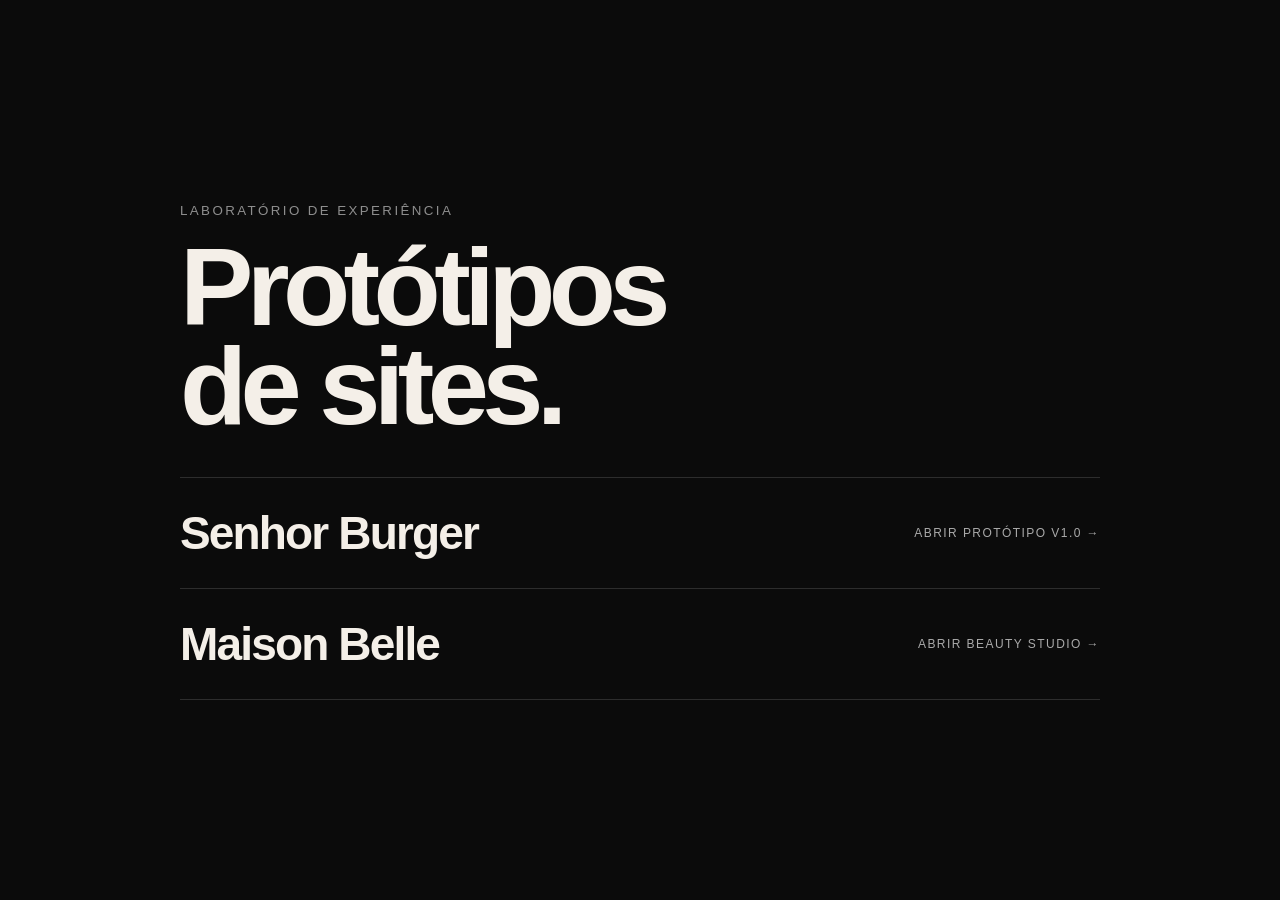
<file: index.html>
<!doctype html>
<html lang="pt-BR">
<head><meta charset="utf-8"><meta name="viewport" content="width=device-width,initial-scale=1"><title>Protótipos de Sites</title><style>*{box-sizing:border-box}body{margin:0;background:#0b0b0b;color:#f4efe8;font-family:Arial,Helvetica,sans-serif;min-height:100vh;display:grid;place-items:center;padding:32px}main{width:min(920px,100%)}small{letter-spacing:.18em;text-transform:uppercase;color:#8e8e8e}h1{font-size:clamp(48px,9vw,110px);line-height:.9;letter-spacing:-.06em;margin:18px 0 42px}.card{display:flex;justify-content:space-between;align-items:center;gap:24px;padding:28px 0;border-top:1px solid #2d2d2d;color:inherit;text-decoration:none}.card:last-child{border-bottom:1px solid #2d2d2d}.card strong{font-size:clamp(24px,4vw,46px);letter-spacing:-.04em}.card span{font-size:12px;letter-spacing:.12em;text-transform:uppercase;color:#aaa}.card:hover span{color:#fff}@media(max-width:600px){.card{align-items:flex-start;flex-direction:column}.card span{margin-top:4px}}</style></head>
<body><main><small>Laboratório de experiência</small><h1>Protótipos<br>de sites.</h1><a class="card" href="./senhor-burger/?v=10"><strong>Senhor Burger</strong><span>Abrir protótipo v1.0 →</span></a><a class="card" href="./maison-belle/"><strong>Maison Belle</strong><span>Abrir Beauty Studio →</span></a></main></body></html>
</file>
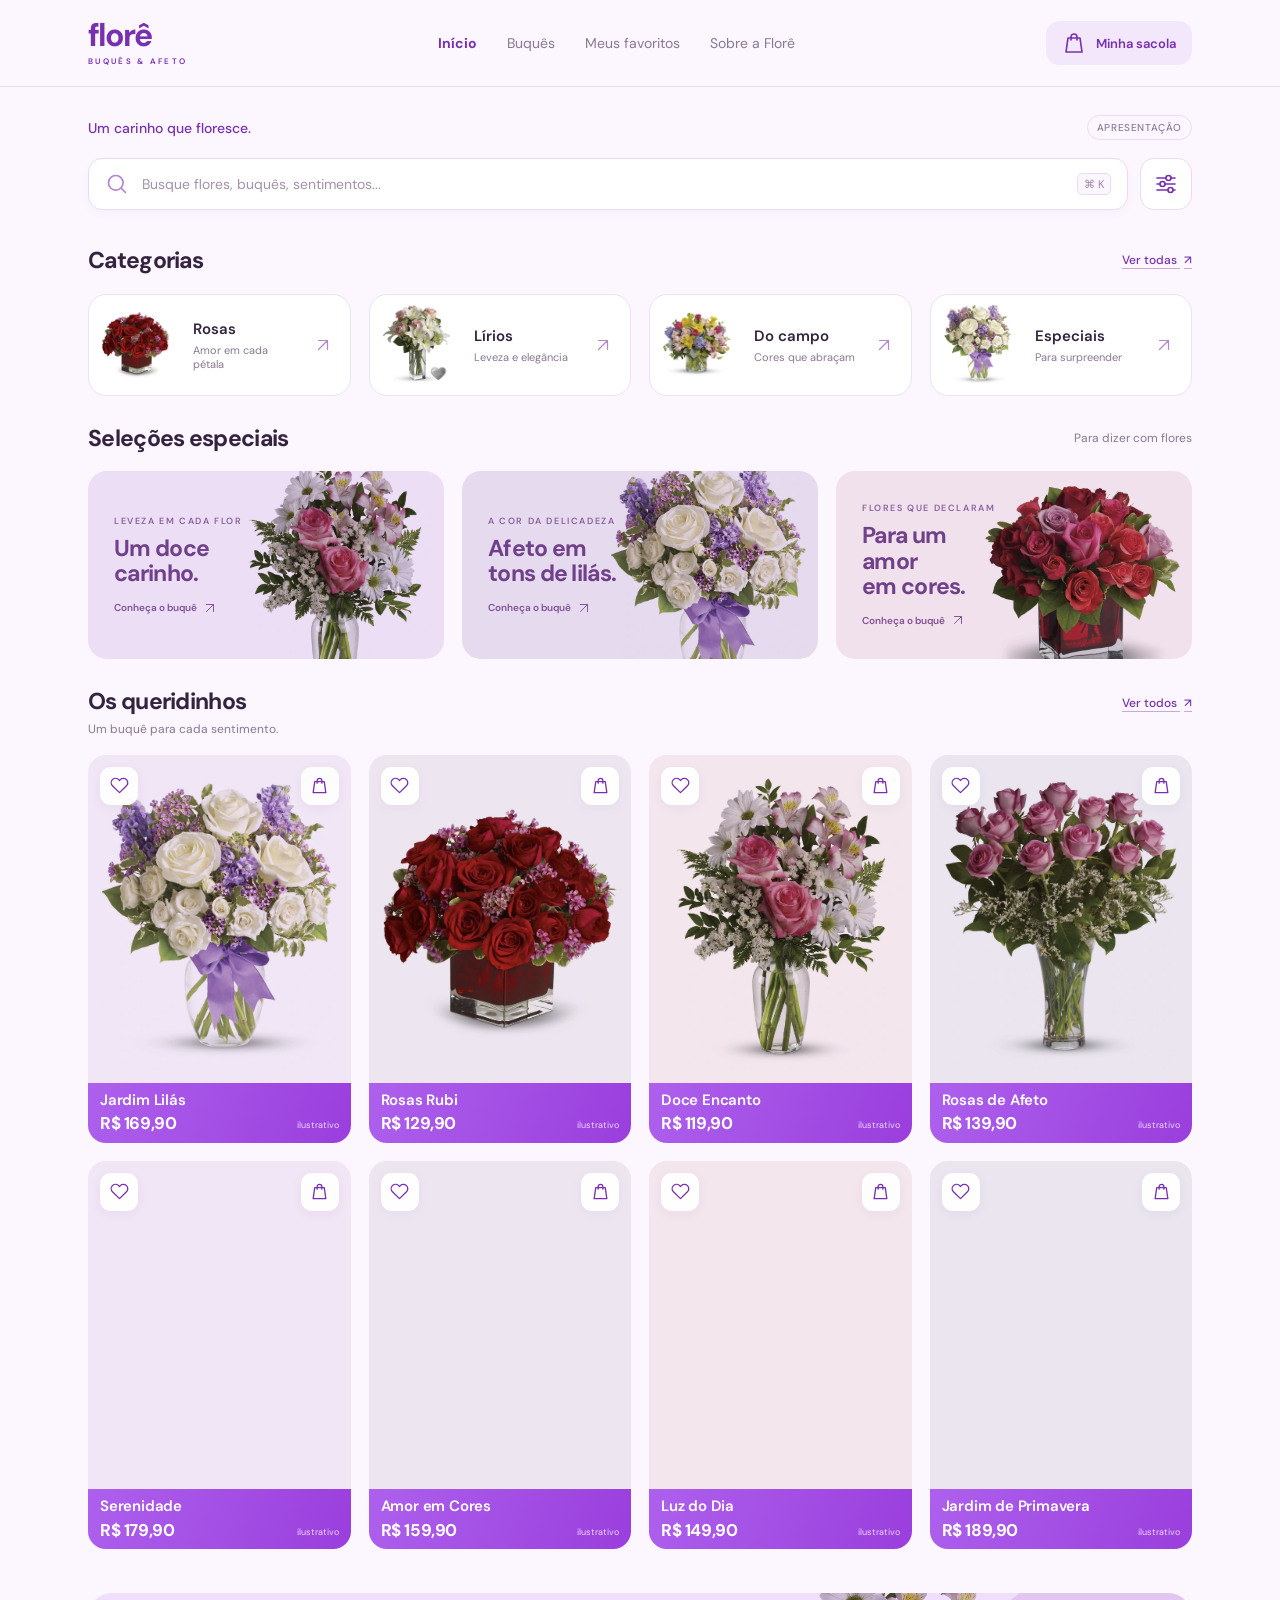
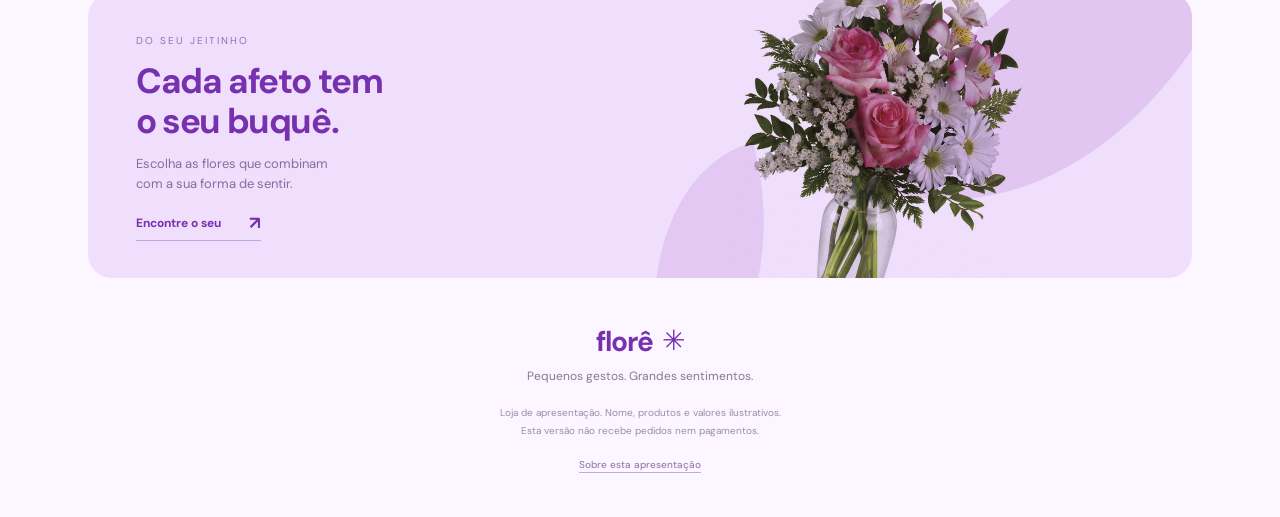
<file: flore-buques/index.html>
<!doctype html>
<html lang="pt-BR">
<head>
  <meta charset="utf-8">
  <meta name="viewport" content="width=device-width,initial-scale=1,viewport-fit=cover">
  <meta name="theme-color" content="#a041e7">
  <meta name="description" content="Florê Buquês. Flores para transformar pequenos gestos em grandes sentimentos. Conheça nosso catálogo de apresentação.">
  <meta name="robots" content="noindex,nofollow">
  <meta property="og:title" content="Florê Buquês — um carinho que floresce">
  <meta property="og:description" content="Conheça a nossa coleção de buquês. Catálogo de apresentação.">
  <meta property="og:type" content="website">
  <meta property="og:image" content="https://carloszw45.github.io/prototipos-sites/flore-buques/assets/jardim-lilas-v2-hd.webp">
  <title>Florê Buquês — um carinho que floresce</title>
  <link rel="icon" href="./assets/flore.svg" type="image/svg+xml">
  <link rel="preload" href="./assets/dm-sans.ttf" as="font" type="font/ttf" crossorigin>
  <link rel="stylesheet" href="./style.css?v=3">
  <script defer src="./store.js?v=2"></script>
  <script defer src="./app.js?v=2"></script>
</head>
<body>
  <a class="skip-link" href="#catalogo">Ir para os buquês</a>
  <header class="site-header">
    <div class="header-inner">
      <a class="brand" href="#inicio" data-view="home" aria-label="Florê Buquês, início">
        <span>florê<span class="brand-subtitle">BUQUÊS & AFETO</span></span>
      </a>
      <nav class="desktop-nav" aria-label="Navegação principal">
        <button class="nav-link is-active" data-view="home">Início</button>
        <button class="nav-link" data-view="catalog">Buquês</button>
        <button class="nav-link" data-view="favorites">Meus favoritos</button>
        <button class="nav-link" data-action="about">Sobre a Florê</button>
      </nav>
      <button class="header-cart icon-button" data-action="cart" aria-label="Abrir sacola">
        <span data-icon="bag"></span><span class="desktop-cart-text">Minha sacola</span>
        <span class="cart-count" data-cart-count hidden>0</span>
      </button>
    </div>
  </header>

  <main class="storefront" id="inicio">
    <div class="welcome-line"><span>Um carinho que floresce.</span><span class="demo-tag">Apresentação</span></div>
    <div class="search-row" role="search">
      <label class="search-field"><span data-icon="search"></span><input id="search" type="search" placeholder="Busque flores, buquês, sentimentos..." aria-label="Buscar buquês" autocomplete="off"><kbd>⌘ K</kbd></label>
      <button class="filter-button icon-button" data-action="filters" aria-label="Filtrar e ordenar buquês"><span data-icon="sliders"></span></button>
    </div>

    <section class="categories-section home-section" aria-labelledby="categories-title">
      <div class="section-heading"><h2 id="categories-title">Categorias</h2><button class="text-link" data-action="all">Ver todas <span aria-hidden="true">↗</span></button></div>
      <div class="category-track" id="categories"></div>
    </section>

    <section class="special-section home-section" aria-labelledby="special-title">
      <div class="section-heading"><h2 id="special-title">Seleções especiais</h2><span class="heading-note">Para dizer com flores</span></div>
      <div class="special-track" id="specials"></div>
    </section>

    <section class="catalog-section" id="catalogo" aria-labelledby="catalog-title">
      <div class="section-heading catalog-heading"><div><h1 id="catalog-title">Os queridinhos</h1><p id="catalog-caption">Um buquê para cada sentimento.</p></div><button class="text-link" data-action="all" id="show-all">Ver todos <span aria-hidden="true">↗</span></button></div>
      <div class="active-filters" id="active-filters" hidden></div>
      <div class="product-grid" id="products"></div>
      <div class="empty-state" id="no-products" hidden><span data-icon="flower"></span><h3>Nenhum buquê por aqui.</h3><p id="empty-description">Experimente buscar por outra flor.</p><button class="primary-button" data-action="all">Explorar todos os buquês</button></div>
    </section>

    <section class="custom-banner home-section" aria-labelledby="custom-title">
      <div class="custom-copy"><span class="eyebrow">DO SEU JEITINHO</span><h2 id="custom-title">Cada afeto tem<br>o seu buquê.</h2><p>Escolha as flores que combinam<br>com a sua forma de sentir.</p><button class="banner-link" data-action="all">Encontre o seu <span aria-hidden="true">↗</span></button></div>
      <img src="./assets/doce-encanto-v2.webp" srcset="./assets/doce-encanto-v2.webp 600w, ./assets/doce-encanto-v2-hd.webp 1200w" sizes="(max-width:700px) 60vw, 550px" alt="Buquê delicado com rosas cor-de-rosa e flores brancas" width="600" height="750" loading="lazy">
      <span class="banner-petal petal-one" aria-hidden="true"></span><span class="banner-petal petal-two" aria-hidden="true"></span>
    </section>

    <footer class="site-footer"><a class="footer-brand" data-view="home" href="#inicio">florê<span aria-hidden="true">✳</span></a><p>Pequenos gestos. Grandes sentimentos.</p><p class="demo-disclaimer">Loja de apresentação. Nome, produtos e valores ilustrativos.<br>Esta versão não recebe pedidos nem pagamentos.</p><button class="text-link" data-action="about">Sobre esta apresentação</button></footer>
    <noscript><p class="noscript-note">Ative o JavaScript para explorar os buquês, os detalhes e a sacola.</p></noscript>
  </main>

  <nav class="mobile-nav" aria-label="Menu da loja">
    <button class="mobile-nav-item is-active" data-view="home"><span class="nav-icon" data-icon="home"></span><span>Início</span></button>
    <button class="mobile-nav-item" data-view="catalog"><span class="nav-icon" data-icon="flower"></span><span>Buquês</span></button>
    <button class="mobile-nav-item" data-action="search"><span class="nav-icon" data-icon="search"></span><span>Buscar</span></button>
    <button class="mobile-nav-item" data-view="favorites"><span class="nav-icon" data-icon="heart"></span><span>Favoritos</span></button>
    <button class="mobile-nav-item" data-action="cart"><span class="nav-icon" data-icon="bag"></span><span>Sacola</span><span class="nav-badge" data-cart-count hidden>0</span></button>
  </nav>

  <dialog id="product-dialog" class="product-dialog" aria-label="Detalhes do buquê">
    <div id="product-detail"></div>
  </dialog>

  <dialog id="cart-dialog" class="cart-dialog" aria-labelledby="cart-title">
    <header class="dialog-header"><button class="icon-button back-button" data-close="cart-dialog" aria-label="Fechar sacola"><span data-icon="arrow-left"></span></button><h2 id="cart-title">Sua sacola</h2><span class="dialog-count" id="cart-header-count"></span></header>
    <div class="cart-view" id="cart-view"><div id="cart-items" class="cart-items"></div><div class="cart-footer" id="cart-footer"></div></div>
    <div class="checkout-view" id="checkout-view" hidden>
      <button class="text-link checkout-back" data-action="back-to-cart">← Voltar à sacola</button>
      <p class="checkout-intro">Um último toque de carinho.</p>
      <form id="checkout-form">
        <label>Seu primeiro nome<input name="customer" required maxlength="60" autocomplete="given-name" placeholder="Como podemos chamar você?"></label>
        <label>Como prefere receber?<select name="delivery"><option value="Entrega a combinar">Entrega a combinar</option><option value="Retirada a combinar">Retirada a combinar</option></select></label>
        <label>Data desejada<input type="date" name="date" required id="delivery-date"></label>
        <label>Um recadinho para acompanhar <span class="optional">(opcional)</span><textarea name="message" rows="3" maxlength="300" placeholder="Escreva algo especial..."></textarea></label>
        <div class="checkout-total"><span>Subtotal dos buquês</span><strong id="checkout-total"></strong></div>
        <button class="primary-button full-width" type="submit">Ver resumo do pedido <span data-icon="arrow-right"></span></button>
        <p class="checkout-demo">Simulação de apresentação. Nenhum pedido será enviado e nenhuma cobrança será feita.</p>
      </form>
    </div>
    <div class="order-view" id="order-view" hidden></div>
  </dialog>

  <dialog id="filter-dialog" class="small-dialog" aria-labelledby="filter-title">
    <header class="dialog-header"><h2 id="filter-title">Encontre o seu buquê</h2><button class="icon-button" data-close="filter-dialog" aria-label="Fechar filtros"><span data-icon="x"></span></button></header>
    <form id="filter-form" class="filter-form"><label>Tipo de flor<select name="category"><option value="all">Todas as flores</option><option value="rosas">Rosas</option><option value="lirios">Lírios</option><option value="campo">Flores do campo</option><option value="especiais">Especiais</option></select></label><label>Ordenar por<select name="sort"><option value="featured">Seleção Florê</option><option value="price-asc">Menor preço</option><option value="price-desc">Maior preço</option><option value="name">Nome do buquê</option></select></label><button class="primary-button full-width" type="submit">Ver buquês <span data-icon="arrow-right"></span></button></form>
  </dialog>

  <dialog id="about-dialog" class="small-dialog about-dialog" aria-labelledby="about-title">
    <header class="dialog-header"><h2 id="about-title">Um carinho que floresce.</h2><button class="icon-button" data-close="about-dialog" aria-label="Fechar informações"><span data-icon="x"></span></button></header>
    <img src="./assets/flore.svg" alt="" width="64" height="64"><p>A Florê é uma loja demonstrativa de buquês, pensada para apresentar uma experiência delicada: escolha suas flores, salve seus favoritos e monte sua sacola.</p><p>O nome, as composições e os preços são exemplos de apresentação. O checkout é uma simulação, sem envio de pedidos ou pagamentos.</p><button class="primary-button full-width" data-close="about-dialog">Continuar explorando</button>
  </dialog>
  <div class="toast" id="toast" role="status" aria-live="polite"></div>
</body>
</html>
</file>
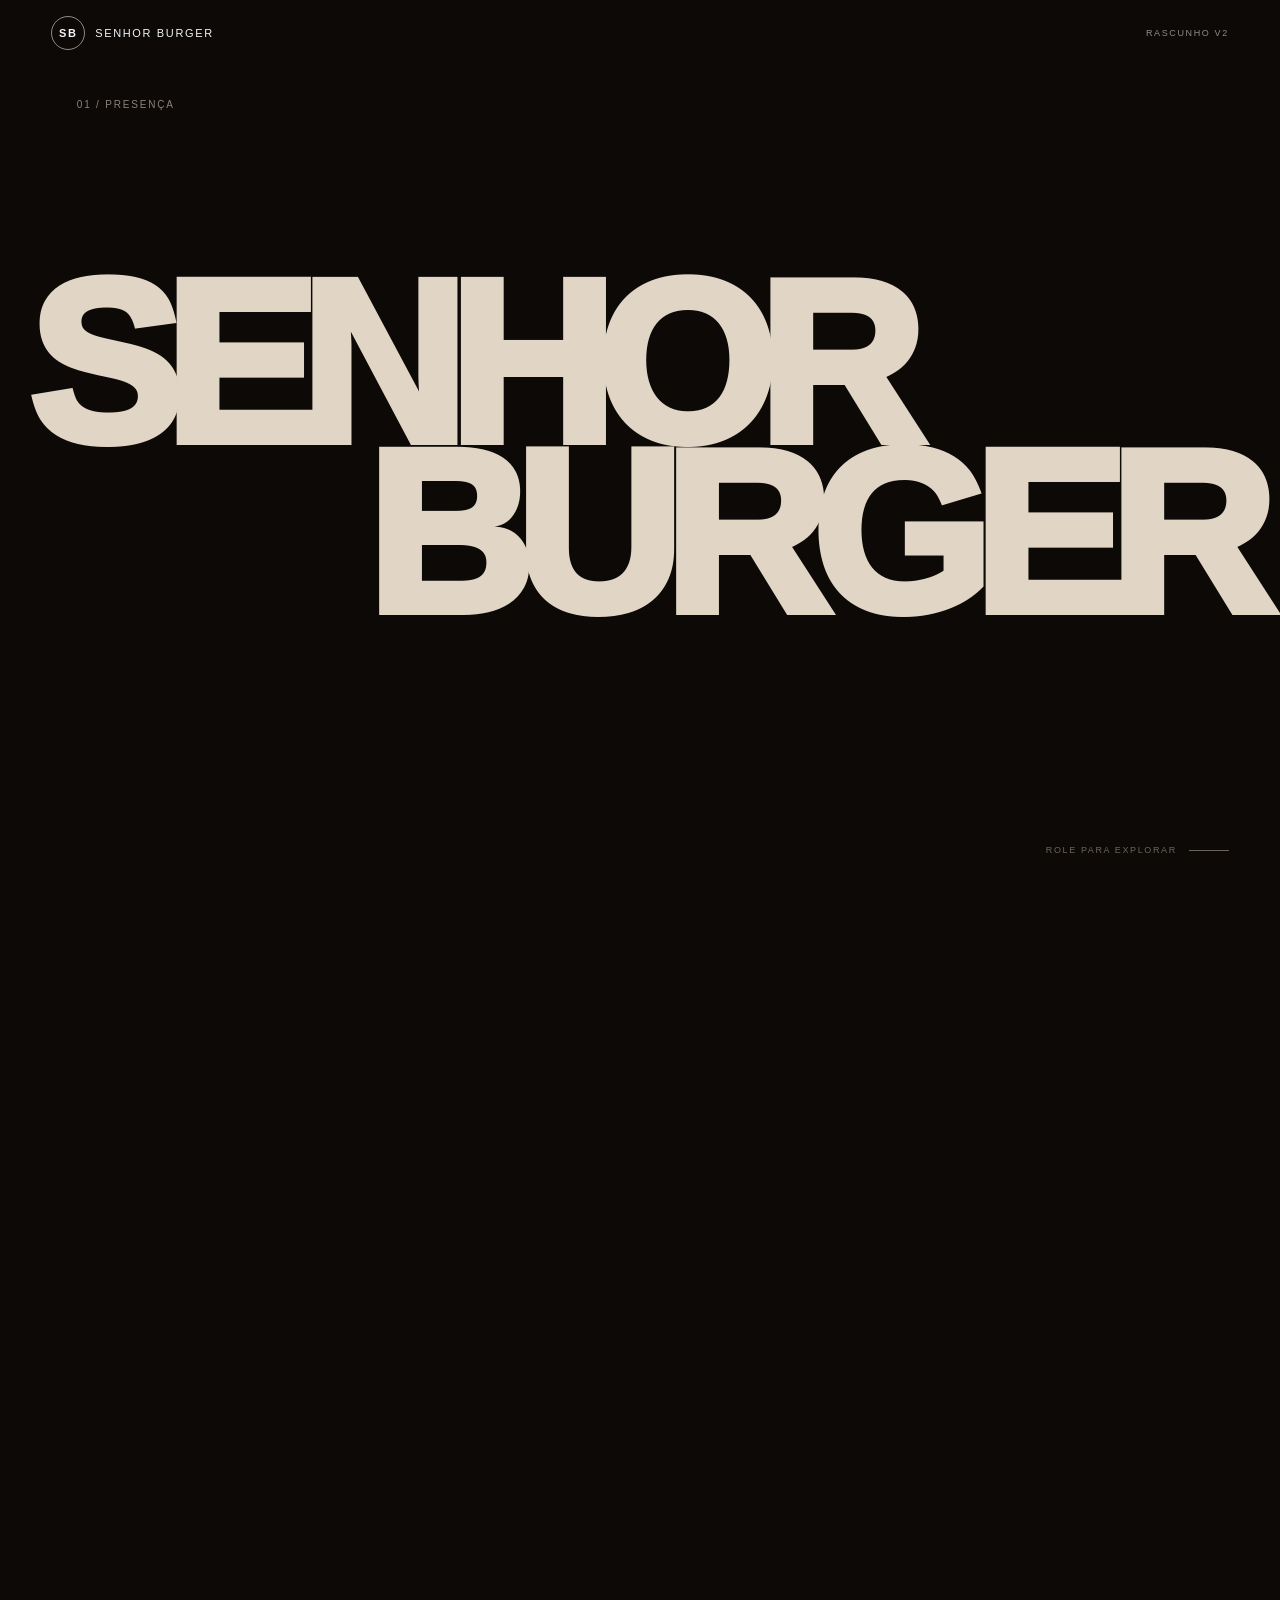
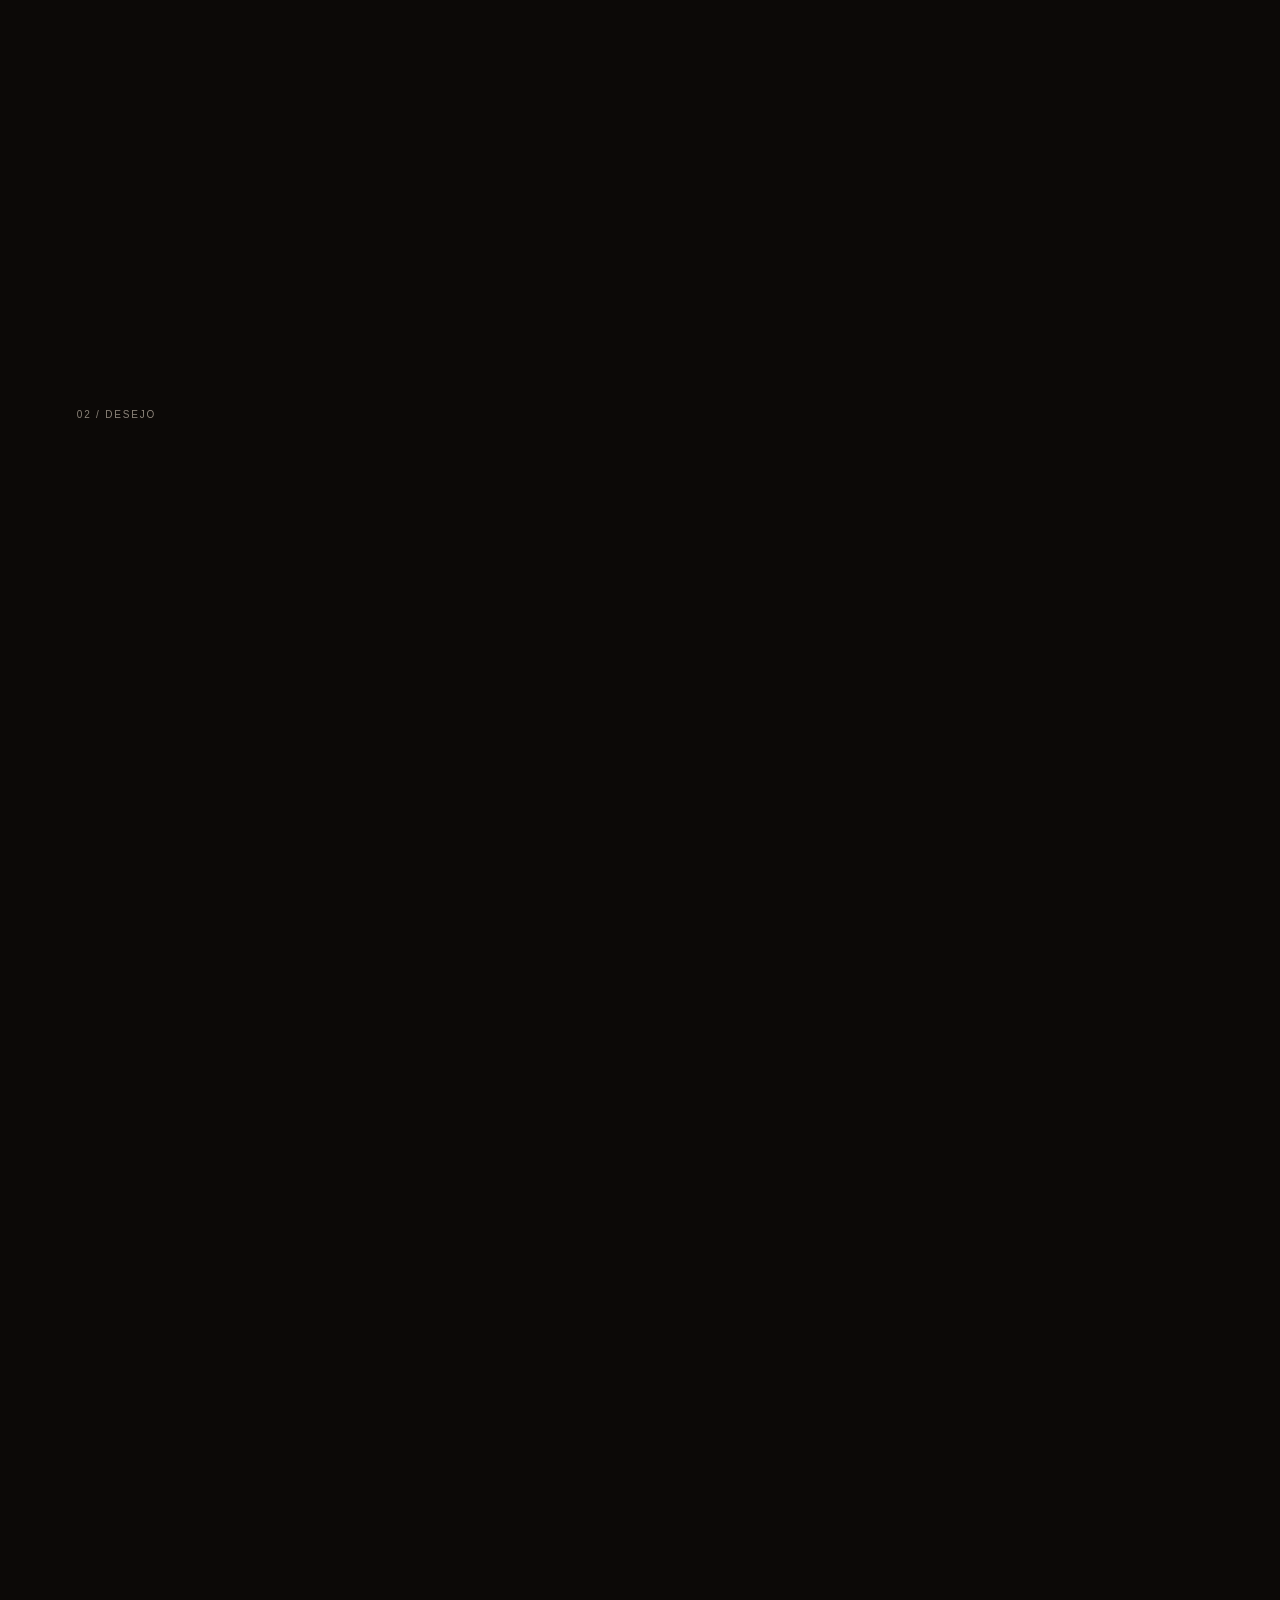
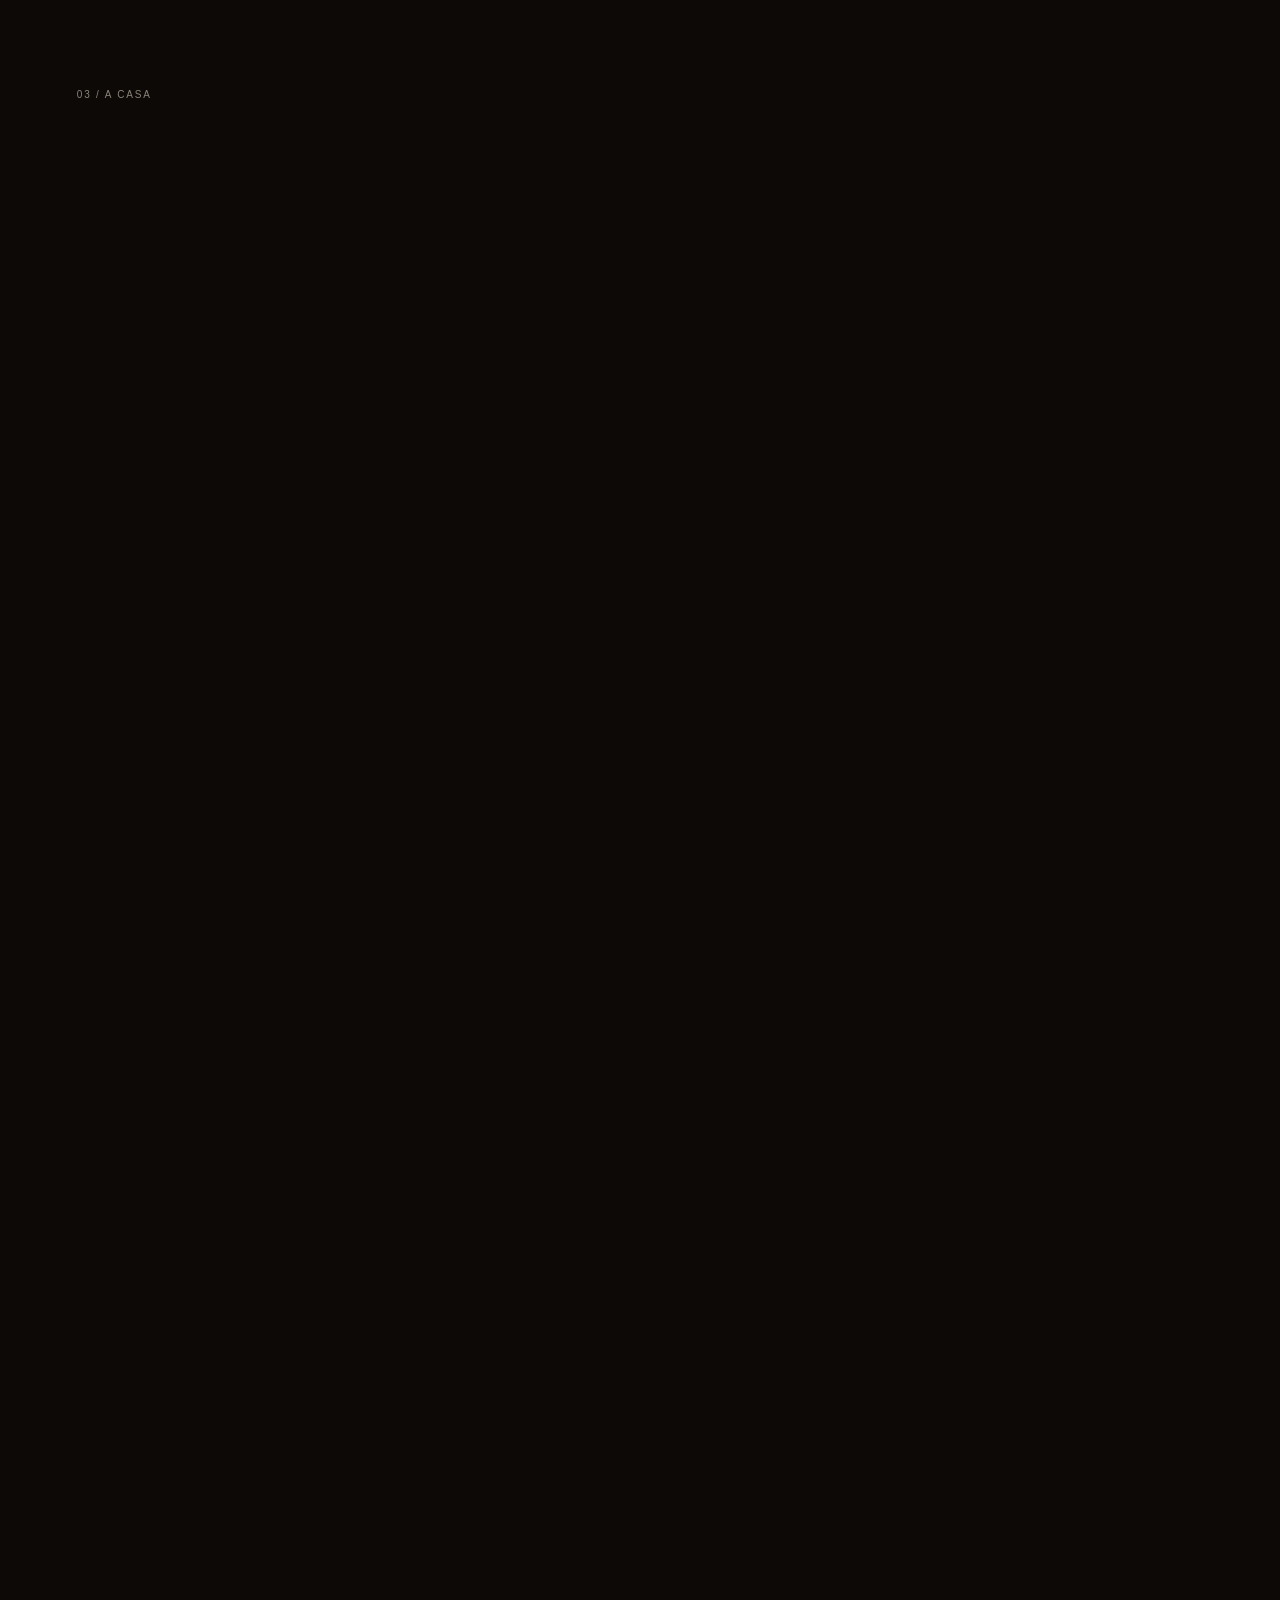
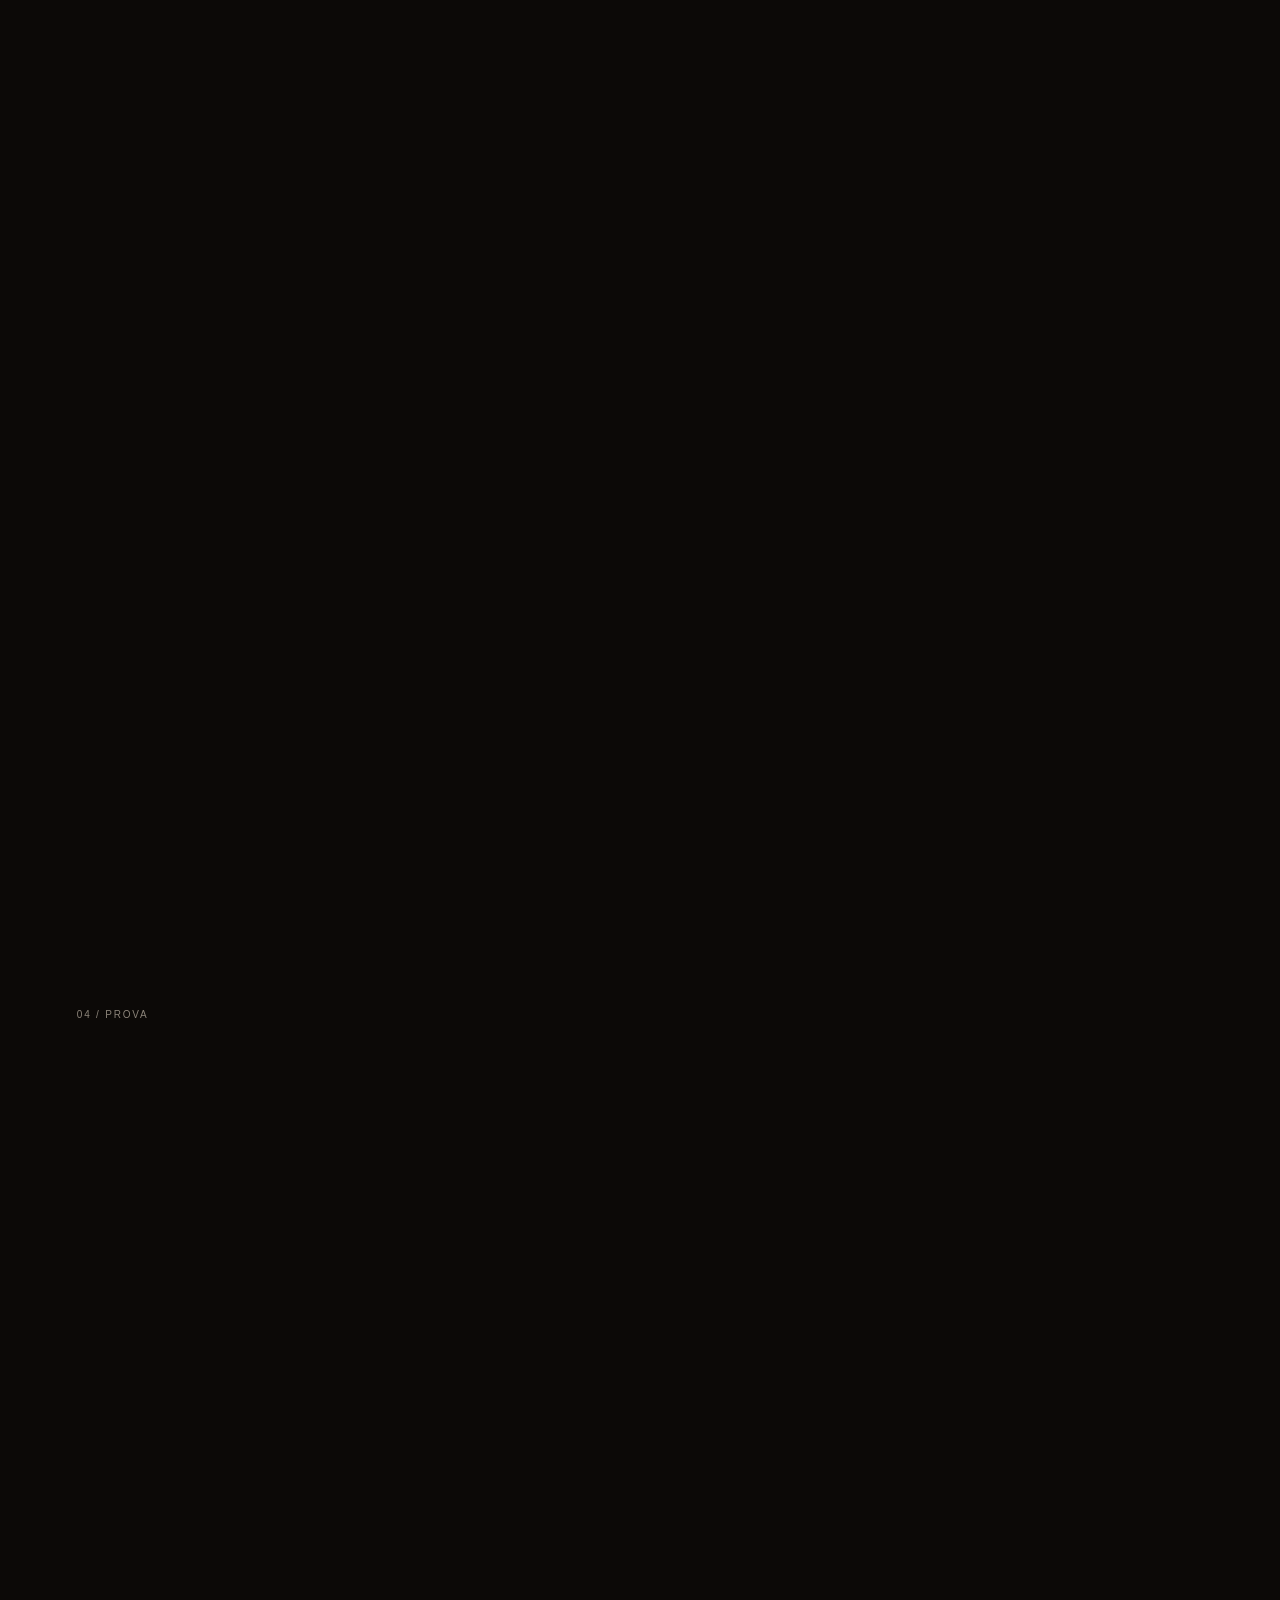
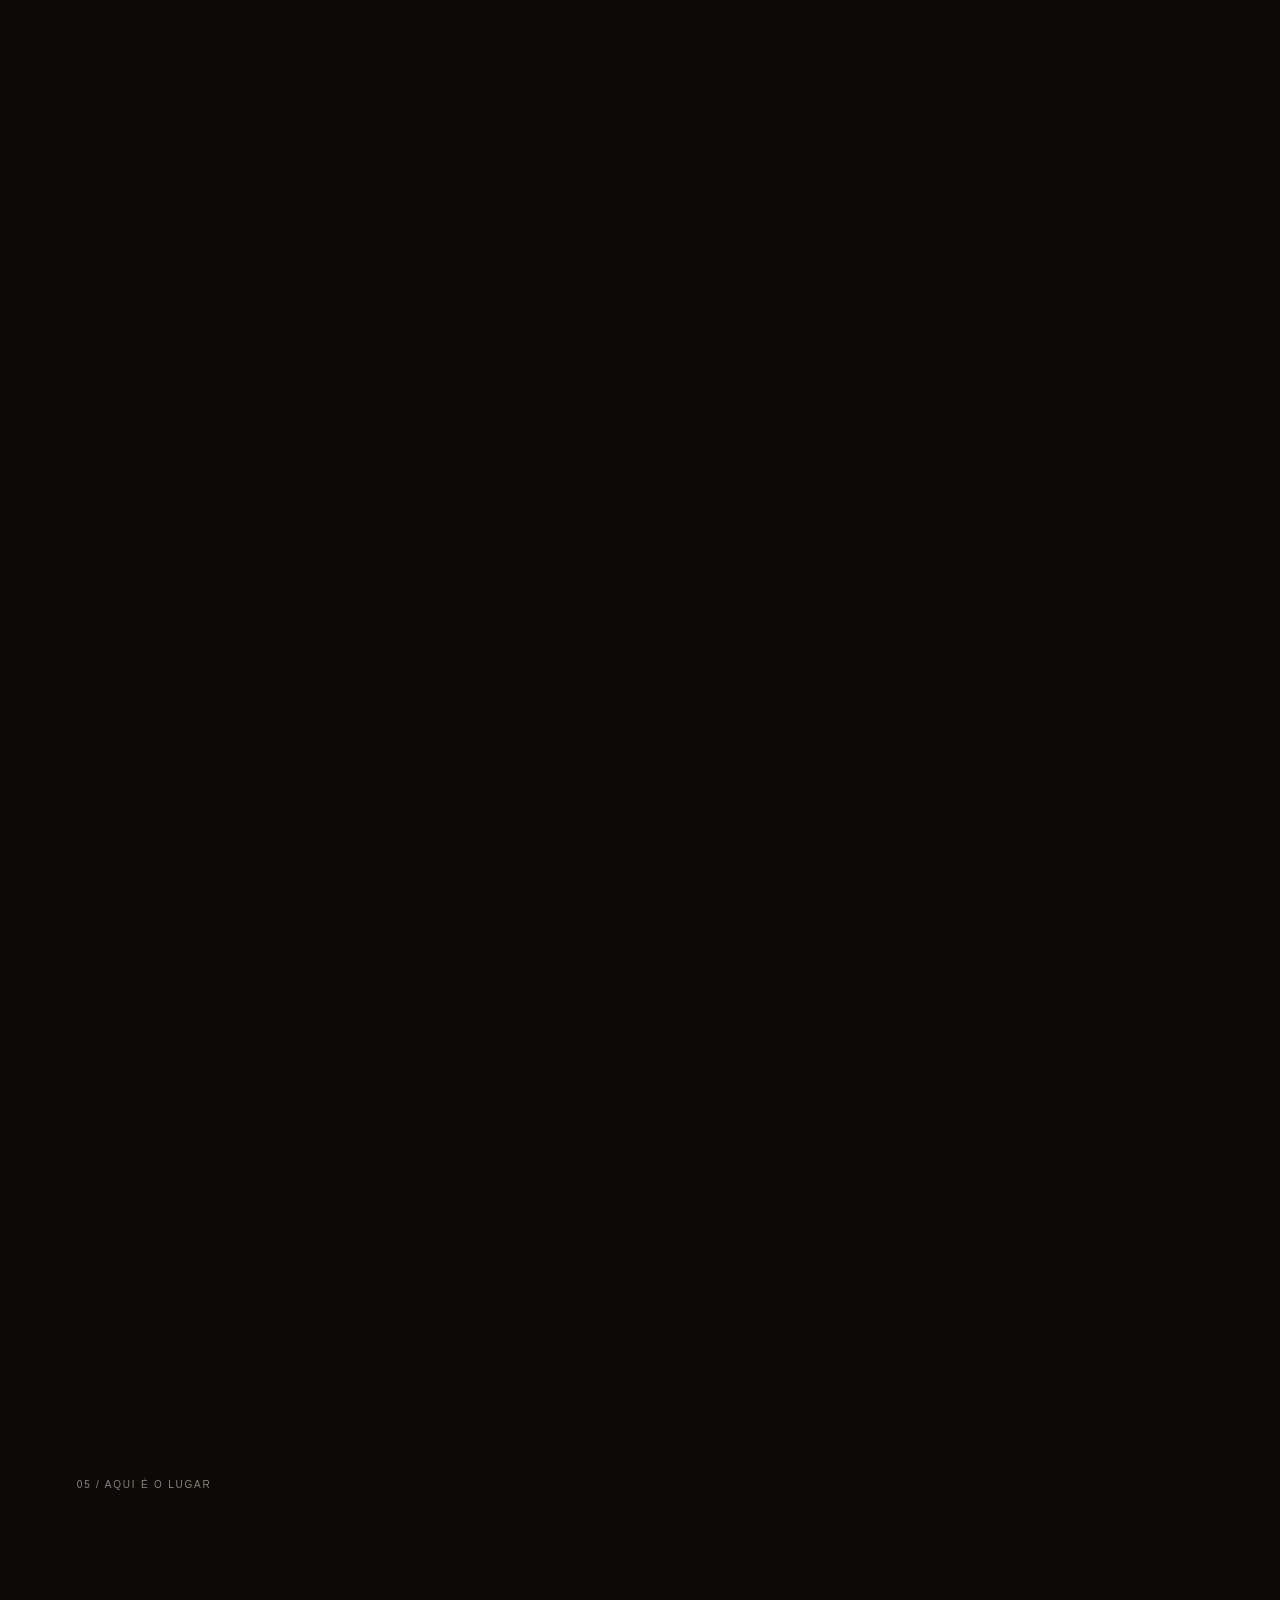
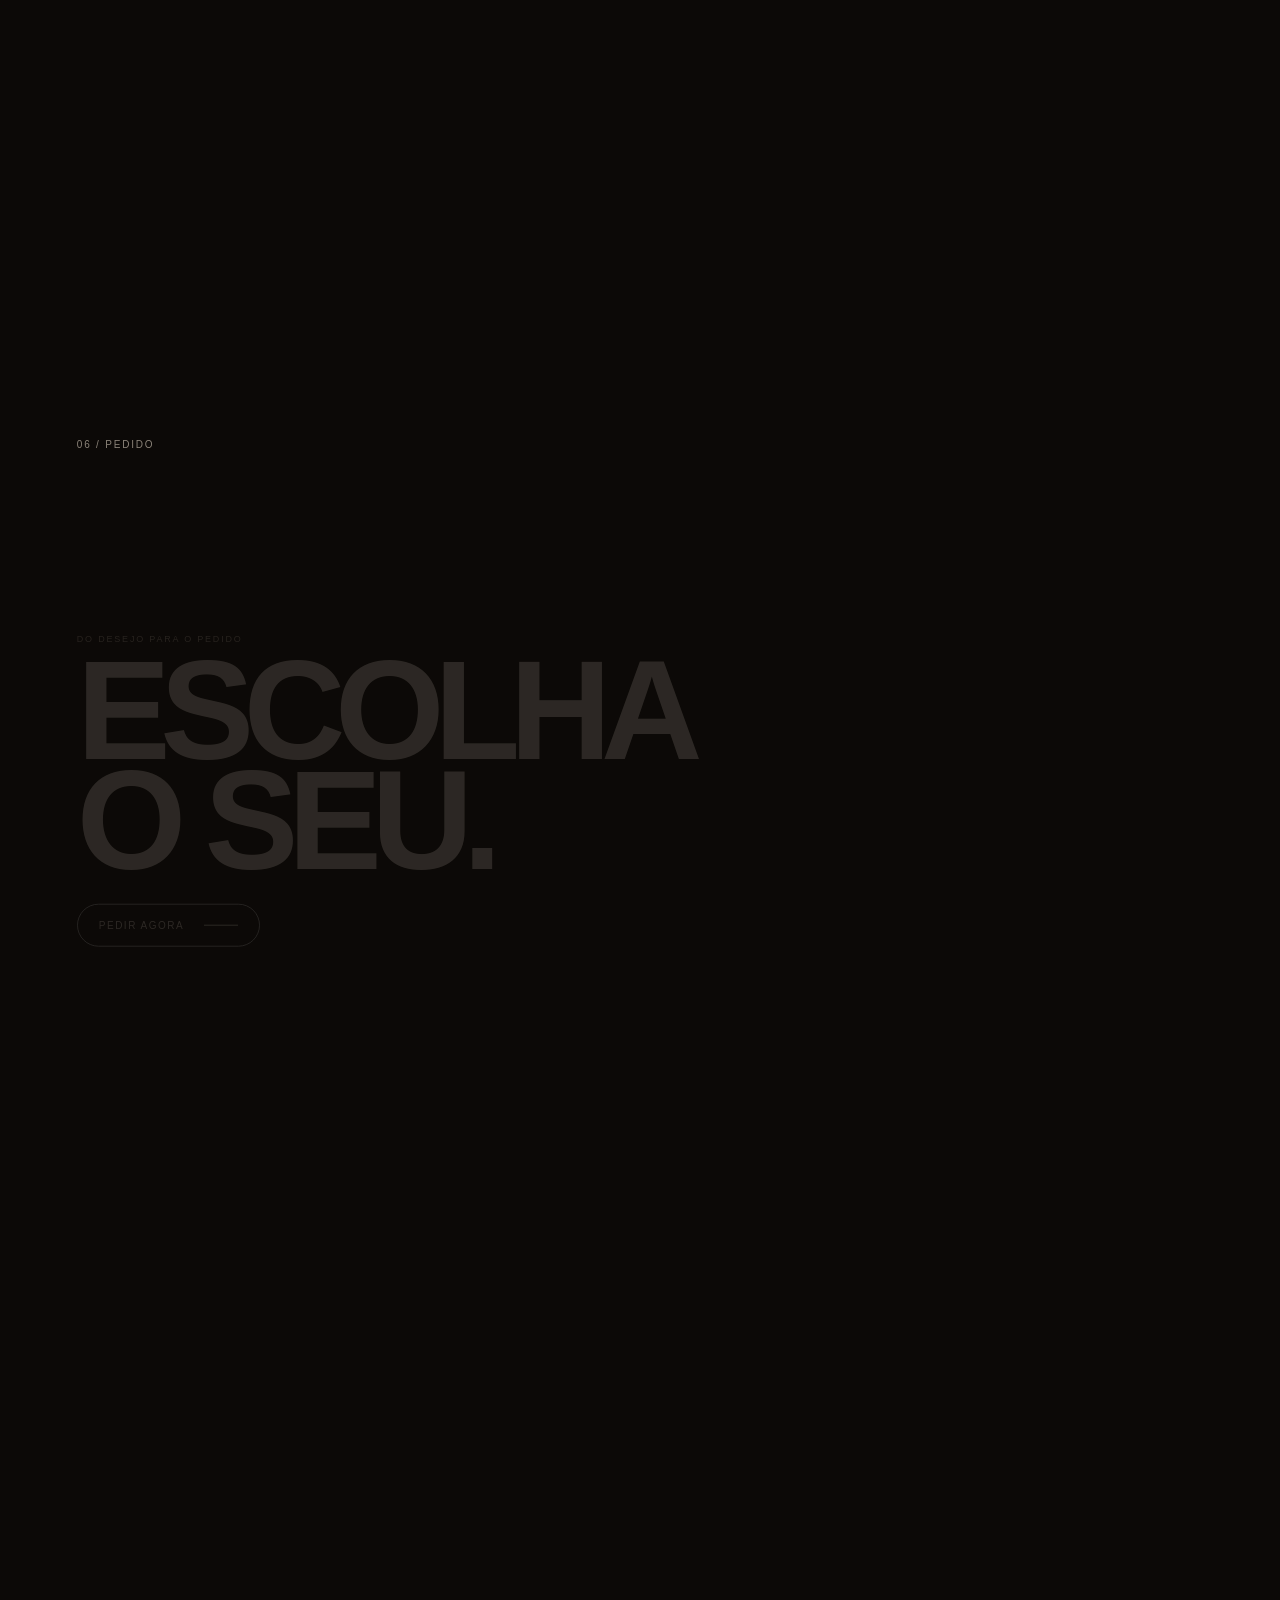
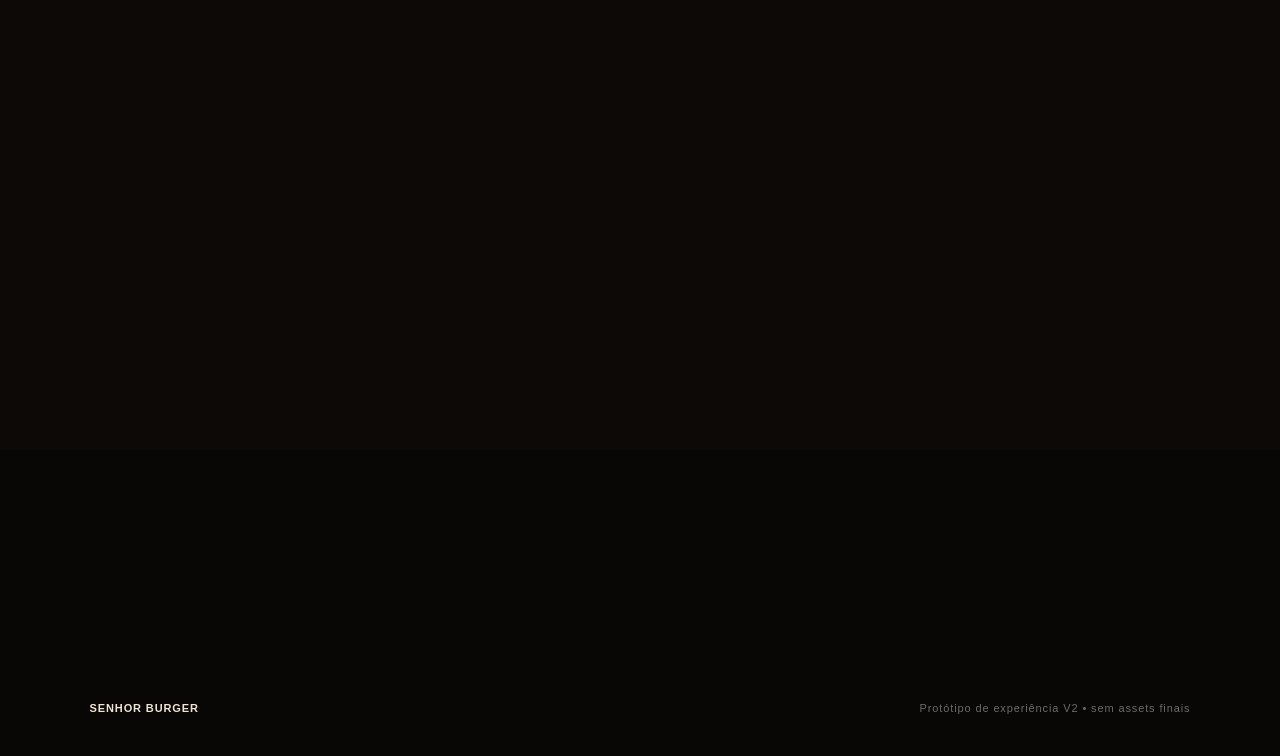
<file: senhor-burger-v2/index.html>
<!DOCTYPE html>
<html lang="pt-BR">
<head>
<meta charset="utf-8">
<meta name="viewport" content="width=device-width,initial-scale=1,viewport-fit=cover">
<meta name="theme-color" content="#0c0907">
<title>Senhor Burger — Protótipo V2</title>
<link rel="stylesheet" href="style.css">
<script defer src="script.js"></script>
</head>
<body>
<div class="ambient" id="ambient"></div>
<div class="grain" aria-hidden="true"></div>
<header class="topbar">
  <a class="brand" href="#presenca"><span class="mark">SB</span><span>SENHOR BURGER</span></a>
  <span class="lab">RASCUNHO V2</span>
</header>

<div class="continuity-layer" aria-hidden="true">
  <div class="master-burger" id="masterBurger">
    <div class="burger-shadow"></div>
    <div class="burger">
      <i class="layer bun top" data-i="0"></i>
      <i class="layer lettuce l1" data-i="1"></i>
      <i class="layer tomato" data-i="2"></i>
      <i class="layer cheese ch1" data-i="3"></i>
      <i class="layer patty p1" data-i="4"></i>
      <i class="layer cheese ch2" data-i="5"></i>
      <i class="layer patty p2" data-i="6"></i>
      <i class="layer lettuce l2" data-i="7"></i>
      <i class="layer bun bottom" data-i="8"></i>
    </div>
  </div>

  <div class="receipt" id="receipt">
    <div class="receipt-head"><span>SENHOR BURGER</span><b>4,7 ★</b></div>
    <div class="receipt-rule"></div>
    <div class="receipt-copy">“Hambúrguer incrível, saboroso e bem preparado.”</div>
    <div class="receipt-small">1.276 avaliações no Google</div>
    <div class="receipt-address"><span class="pin-slot"></span>R. VP-1, 2454 • NOVA CONTAGEM</div>
  </div>

  <div class="continuity-pin" id="continuityPin"><span></span></div>
</div>

<main>
<section class="scene scene-presence" id="presenca">
  <div class="sticky stage presence-stage">
    <div class="scene-index">01 / PRESENÇA</div>
    <div class="presence-title"><span>SENHOR</span><span>BURGER</span></div>
    <div class="presence-copy pc-a">Grande no sabor.<br>Maior na presença.</div>
    <div class="presence-copy pc-b"><small>SEM PRESSA</small>Feito para ocupar<br>a mesa e a memória.</div>
    <div class="scroll-cue">ROLE PARA EXPLORAR <i></i></div>
  </div>
</section>

<section class="scene scene-desire" id="desejo">
  <div class="sticky stage desire-stage">
    <div class="scene-index">02 / DESEJO</div>
    <div class="desire-copy dc-a"><small>ARTESANAL</small><h2>O detalhe<br>faz presença.</h2></div>
    <div class="desire-copy dc-b"><small>GENEROSIDADE</small><h2>Camada por<br>camada.</h2></div>
    <div class="desire-copy dc-c"><small>SEM TROCAR DE PRODUTO</small><h2>O mesmo burger.<br>Outro ponto de vista.</h2></div>
  </div>
</section>

<section class="scene scene-house" id="casa">
  <div class="sticky stage house-stage">
    <div class="scene-index">03 / A CASA</div>
    <div class="house-frame">
      <div class="lamp"></div>
      <div class="window"></div>
      <div class="people"><i></i><i></i><i></i></div>
      <div class="table-plane"></div>
    </div>
    <div class="house-copy"><small>DA CHAPA PARA A MESA</small><h2>Tem burger.<br>Tem mesa.<br>Tem encontro.</h2><p>O produto chega primeiro. O ambiente aparece em volta dele.</p></div>
  </div>
</section>

<section class="scene scene-proof" id="prova">
  <div class="sticky stage proof-stage">
    <div class="scene-index">04 / PROVA</div>
    <div class="proof-note"><span>PROVA SOCIAL</span><p>A confiança nasce de algo que já estava sobre a mesa.</p></div>
    <div class="proof-side"><strong>1.276</strong><span>avaliações<br>no Google</span></div>
  </div>
</section>

<section class="scene scene-location" id="localizacao">
  <div class="sticky stage location-stage">
    <div class="scene-index">05 / AQUI É O LUGAR</div>
    <div class="location-title"><span>NOVA</span><span>CONTAGEM</span></div>
    <svg class="map" viewBox="0 0 700 520" aria-hidden="true">
      <g class="grid"><path d="M0 85H700M0 170H700M0 255H700M0 340H700M0 425H700M115 0V520M230 0V520M345 0V520M460 0V520M575 0V520"></path></g>
      <path class="route" id="route" d="M38 432 C128 390 156 401 205 332 S285 224 360 246 S432 342 492 296 S566 188 652 142"></path>
    </svg>
    <div class="location-meta"><span>R. VP-1, 2454</span><span>NOVA CONTAGEM • CONTAGEM/MG</span></div>
  </div>
</section>

<section class="scene scene-order" id="pedido">
  <div class="sticky stage order-stage">
    <div class="scene-index">06 / PEDIDO</div>
    <div class="order-copy"><small>DO DESEJO PARA O PEDIDO</small><h2>ESCOLHA<br>O SEU.</h2><a href="https://senhorburgercontagem.menudino.com" target="_blank" rel="noopener noreferrer"><span>PEDIR AGORA</span><i></i></a></div>
    <div class="order-echo">SENHOR<br>BURGER</div>
  </div>
</section>
</main>

<footer class="footer"><strong>SENHOR BURGER</strong><span>Protótipo de experiência V2 • sem assets finais</span></footer>
</body>
</html>
</file>
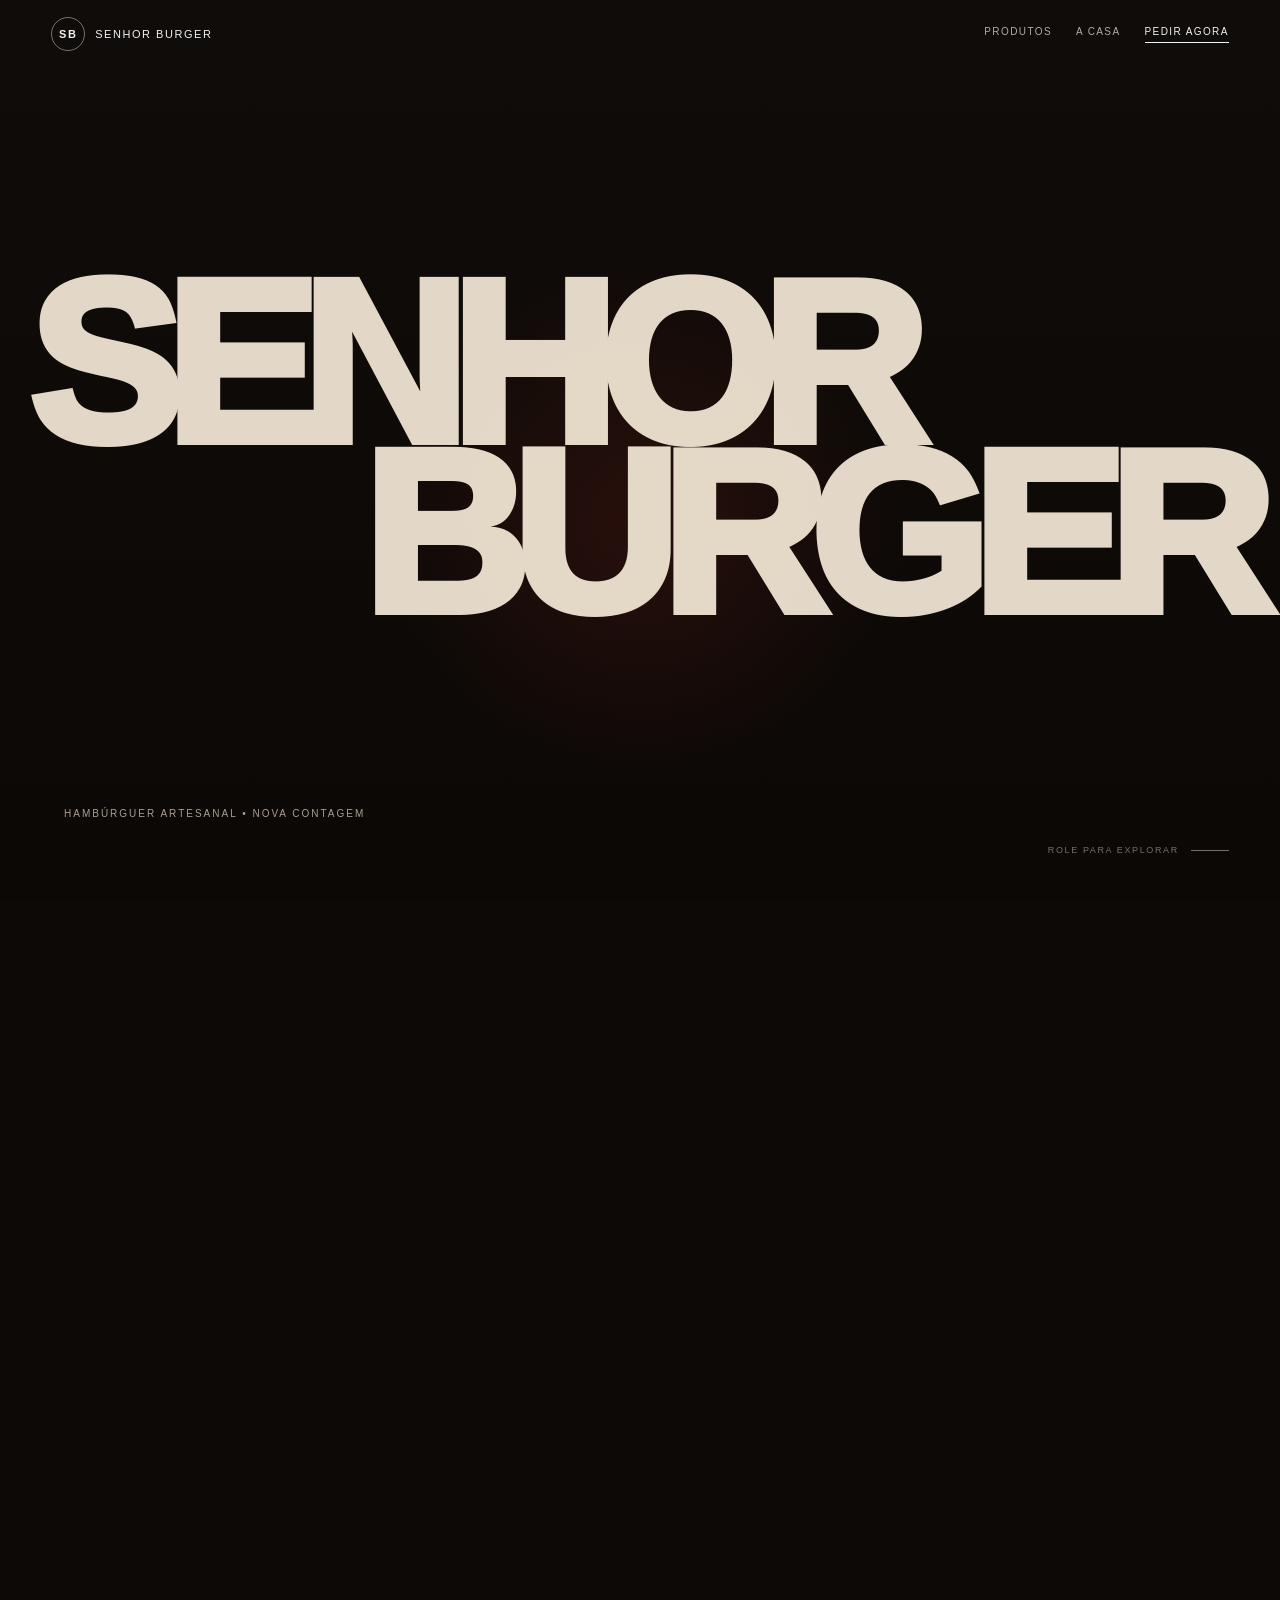
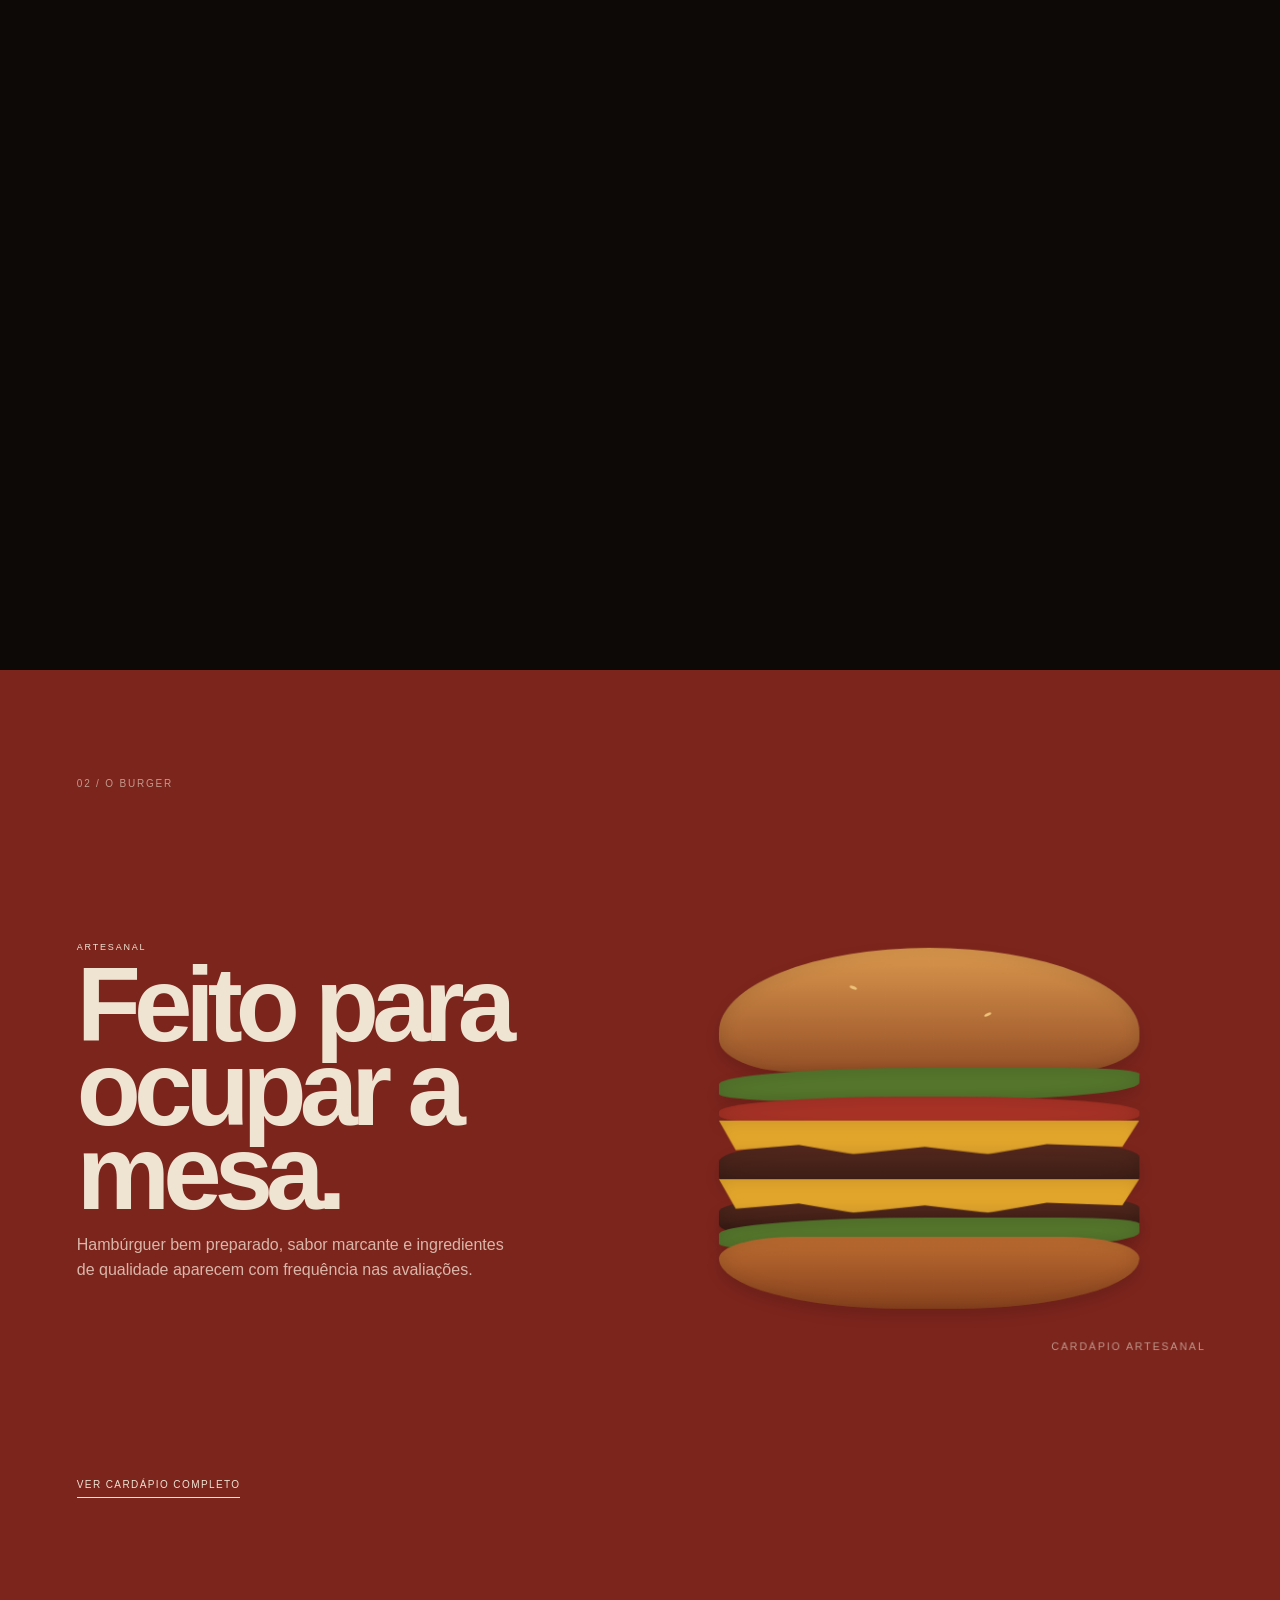
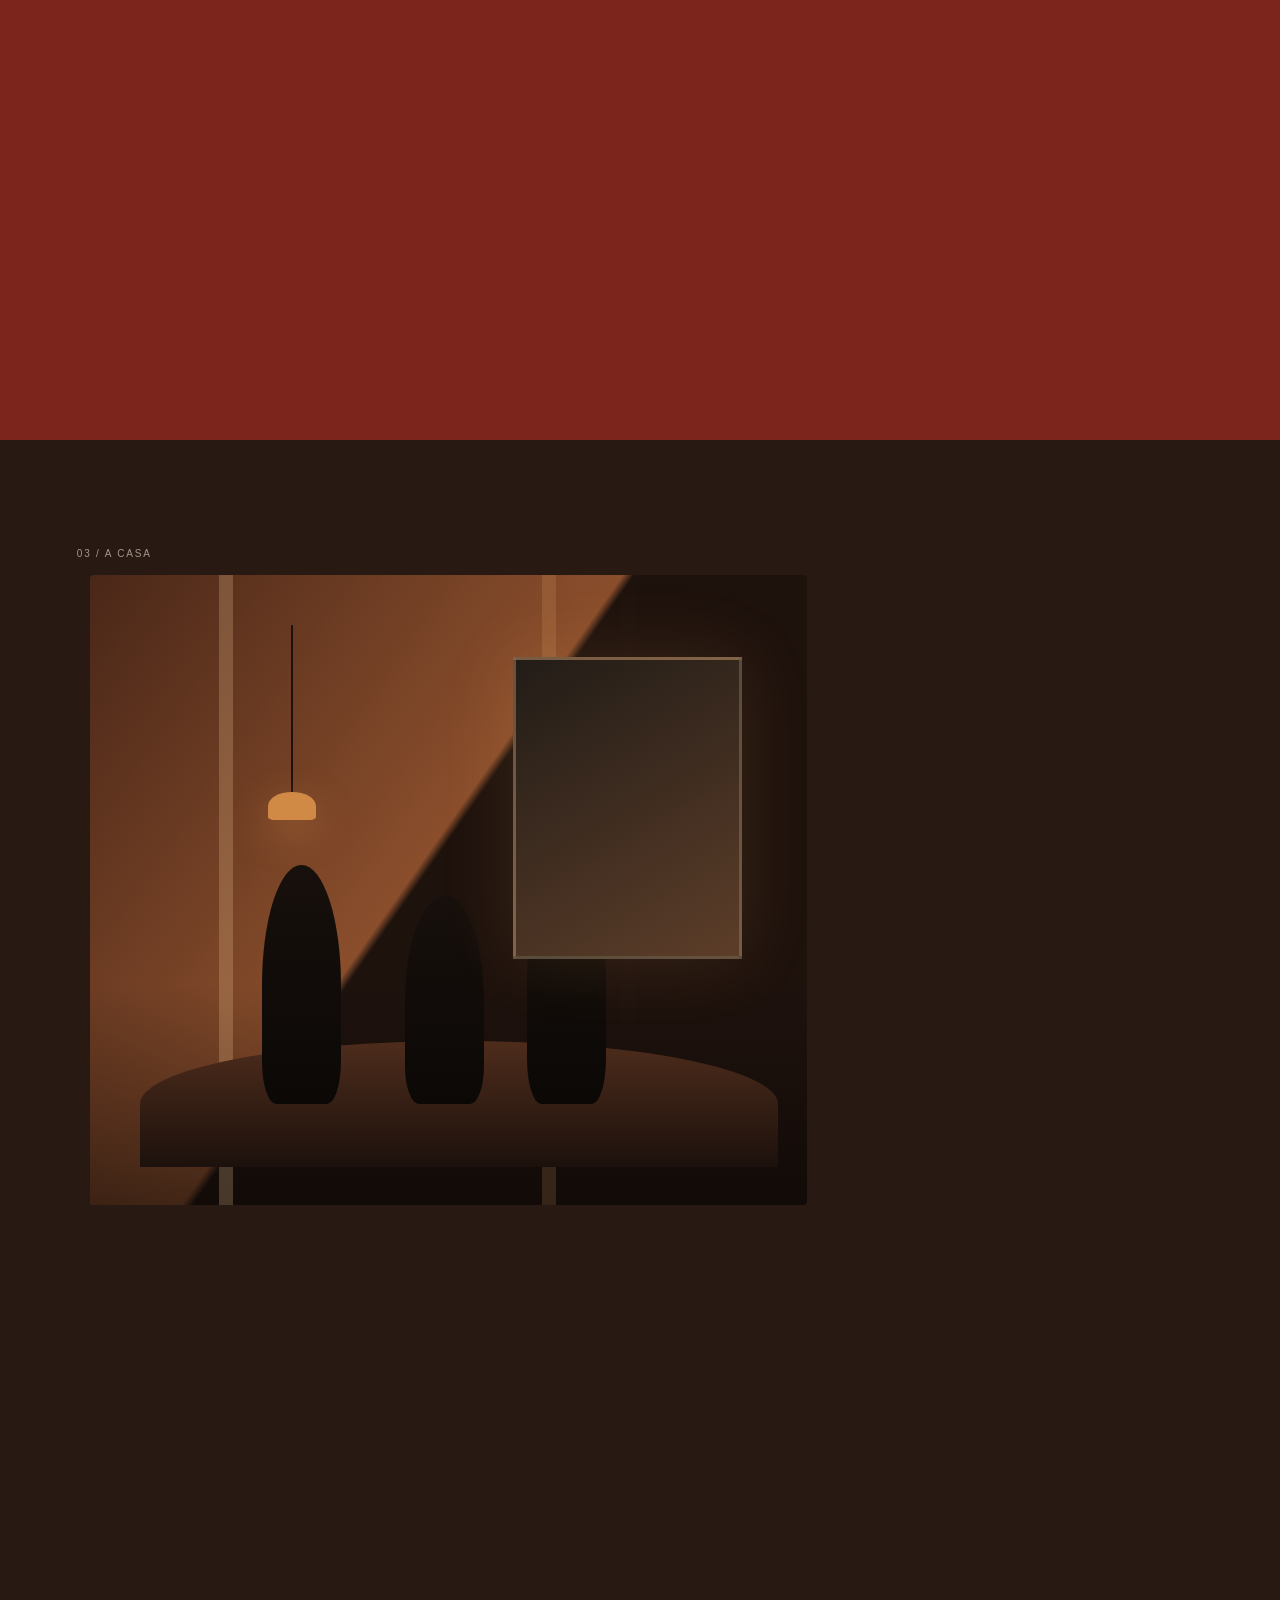
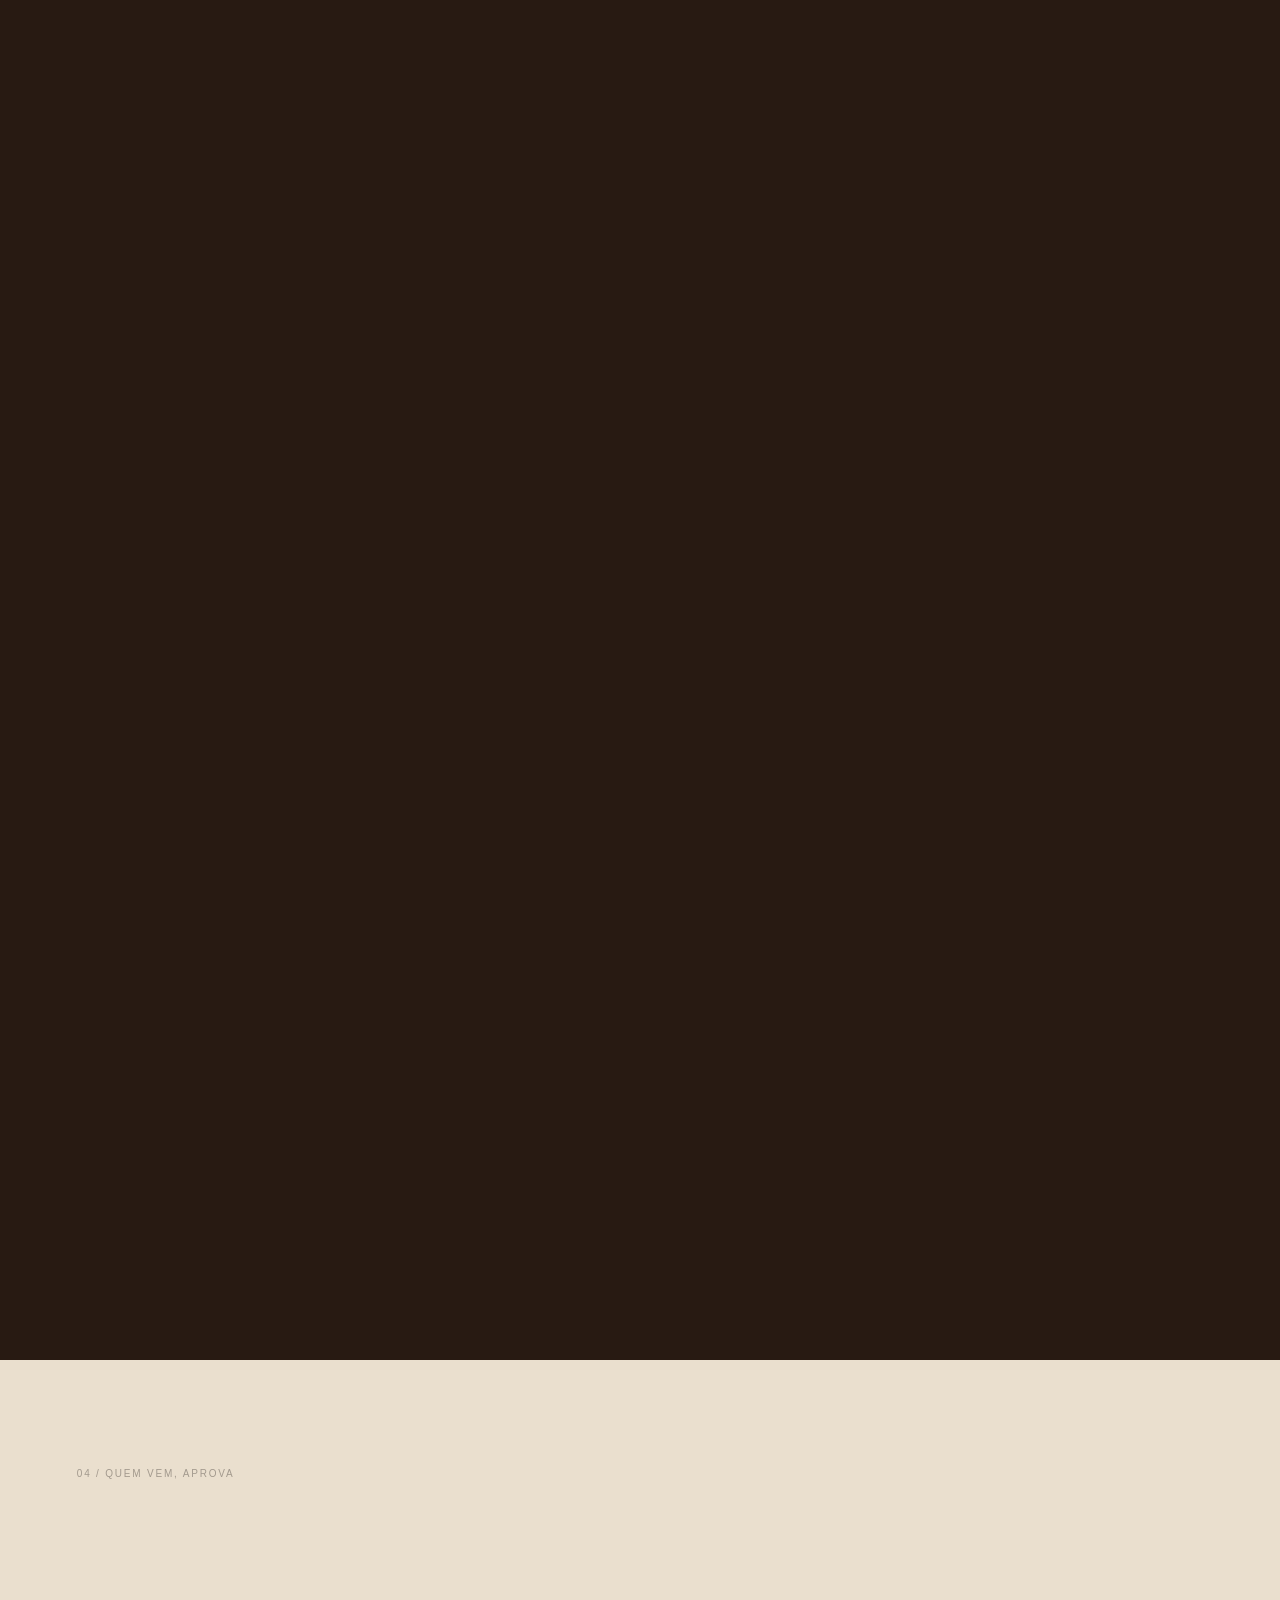
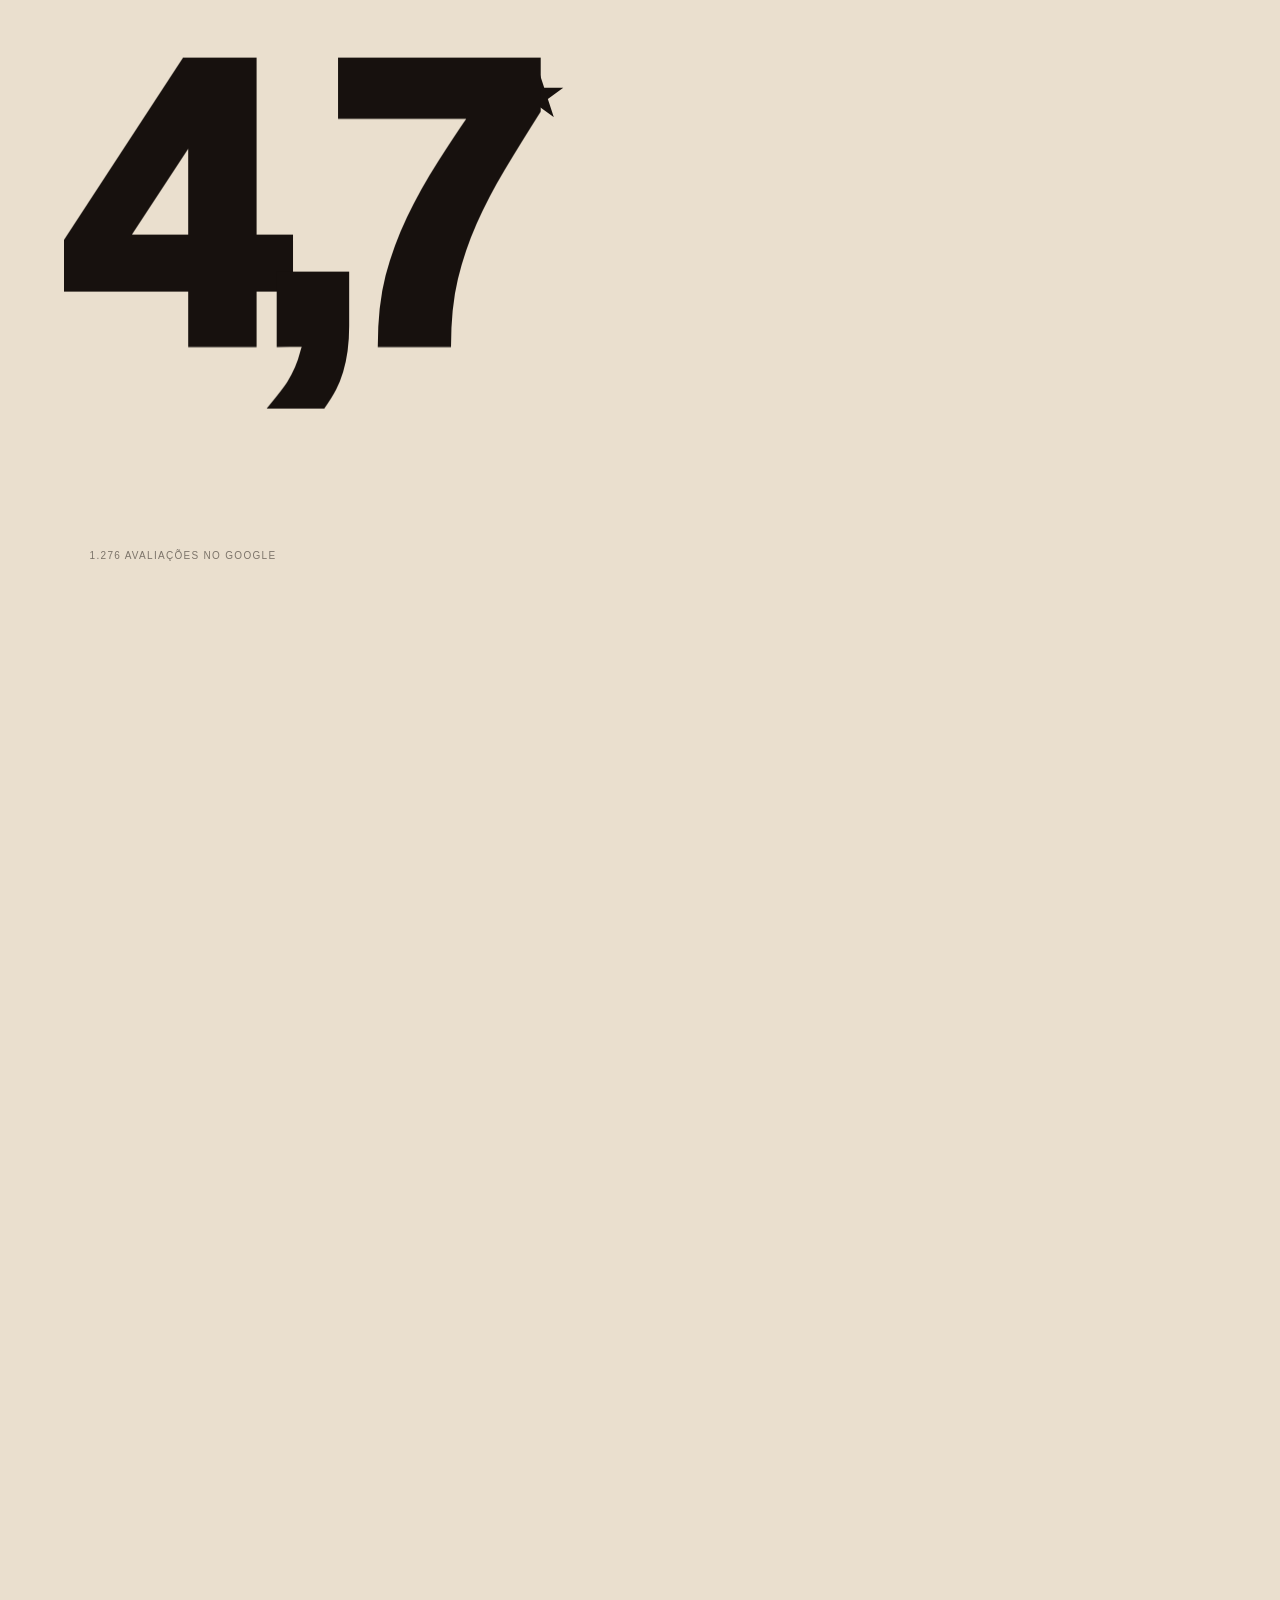
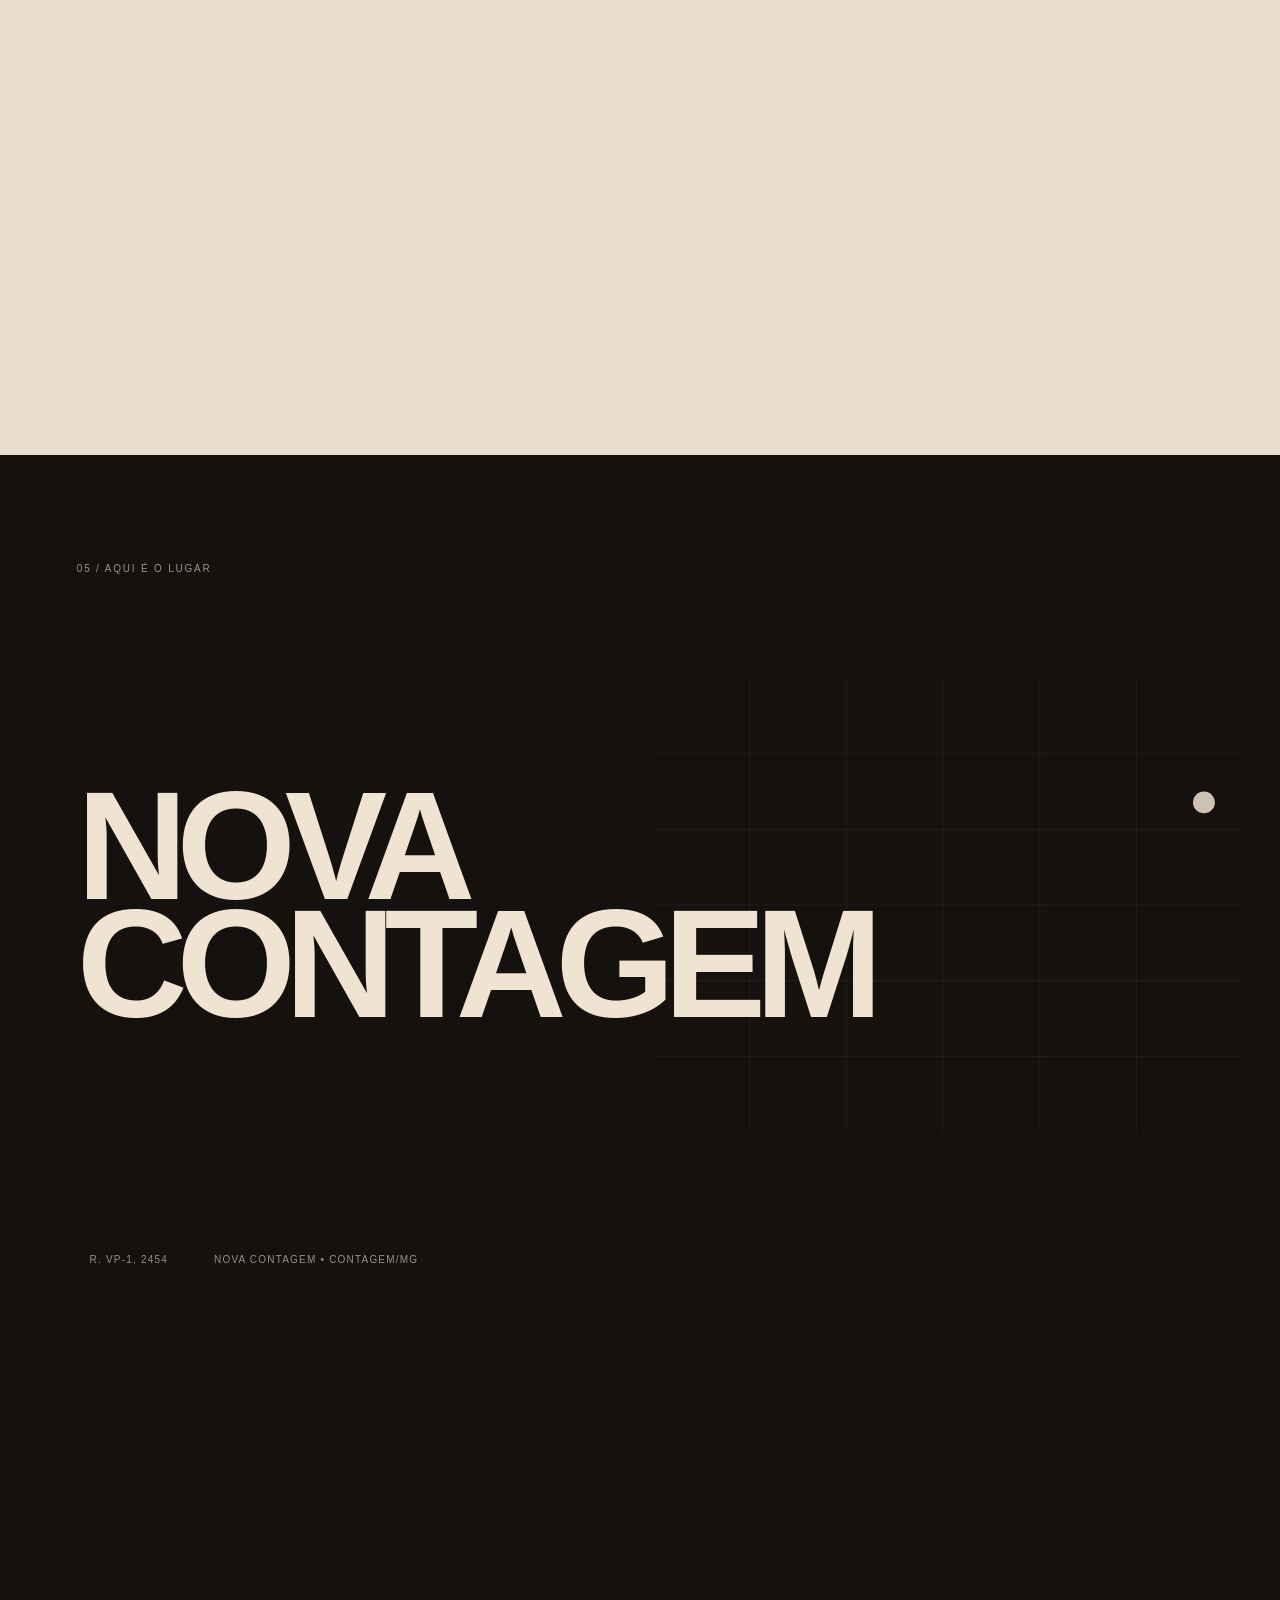
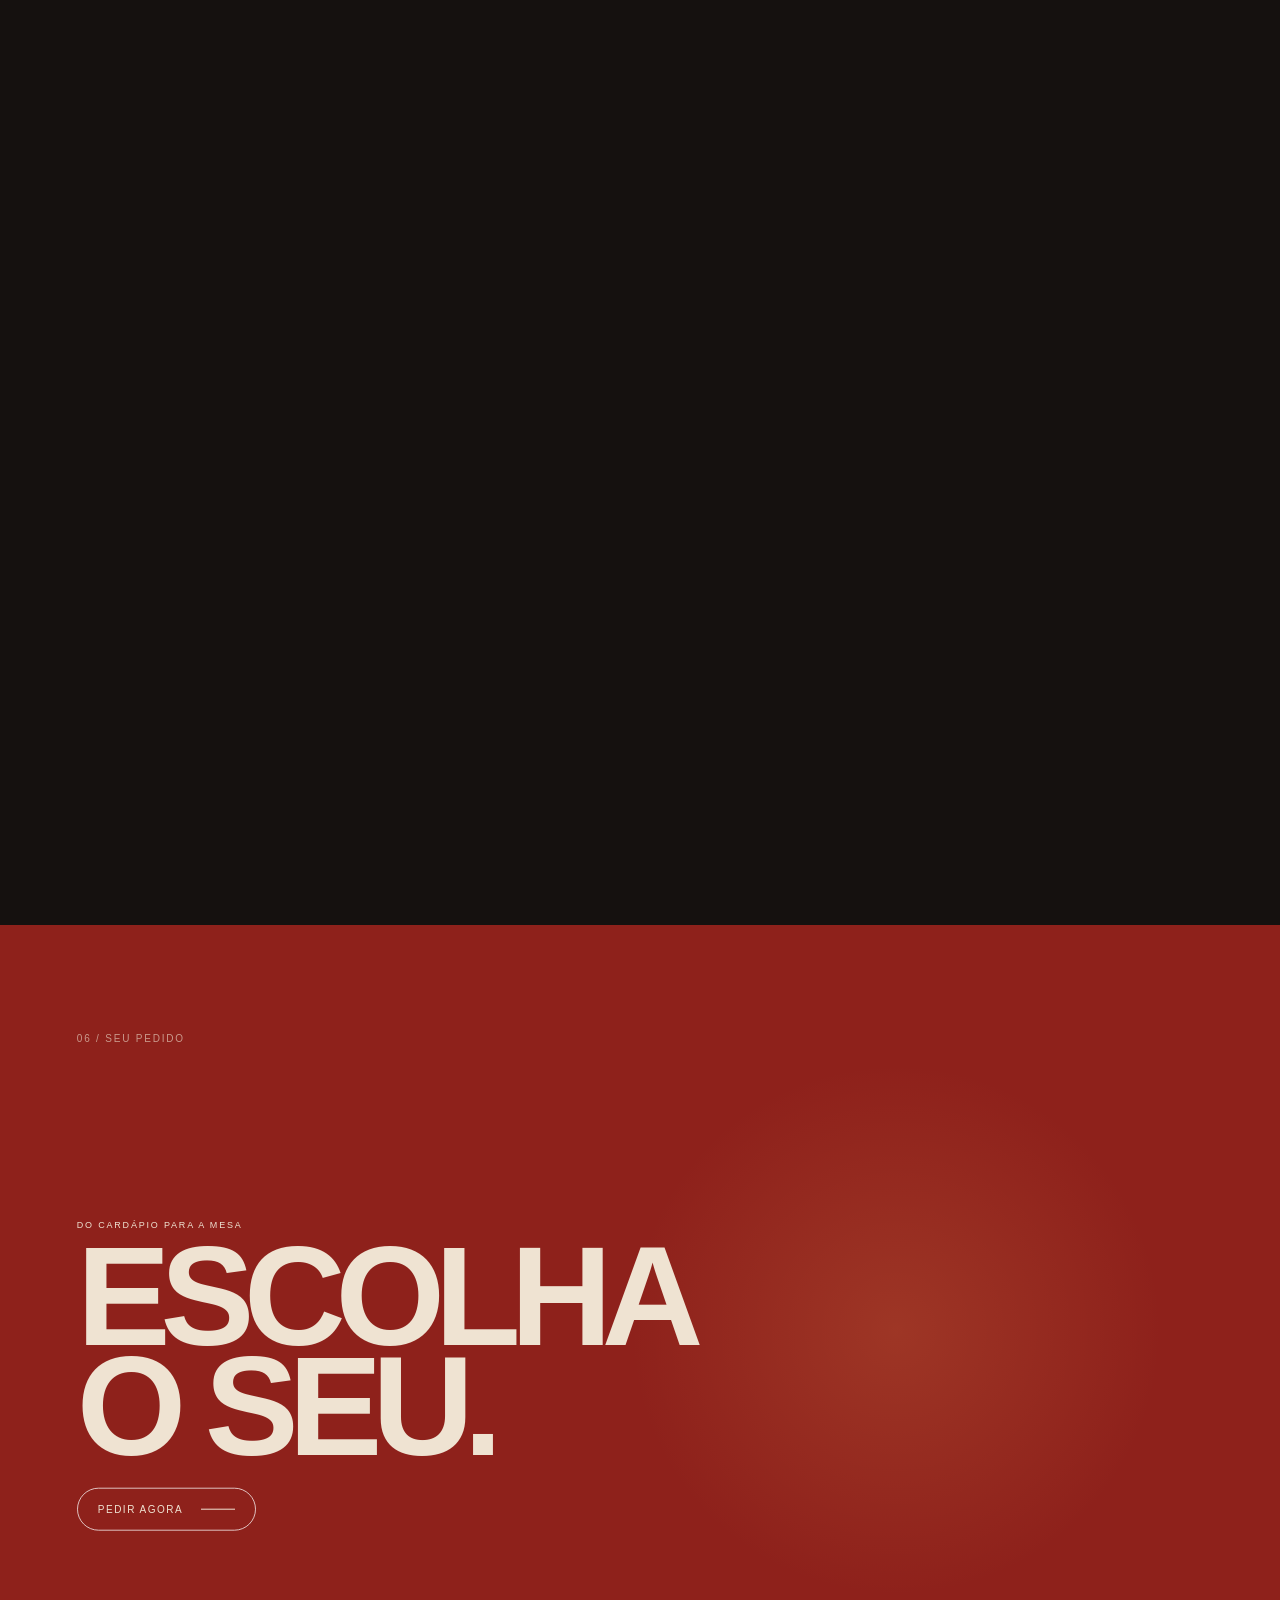
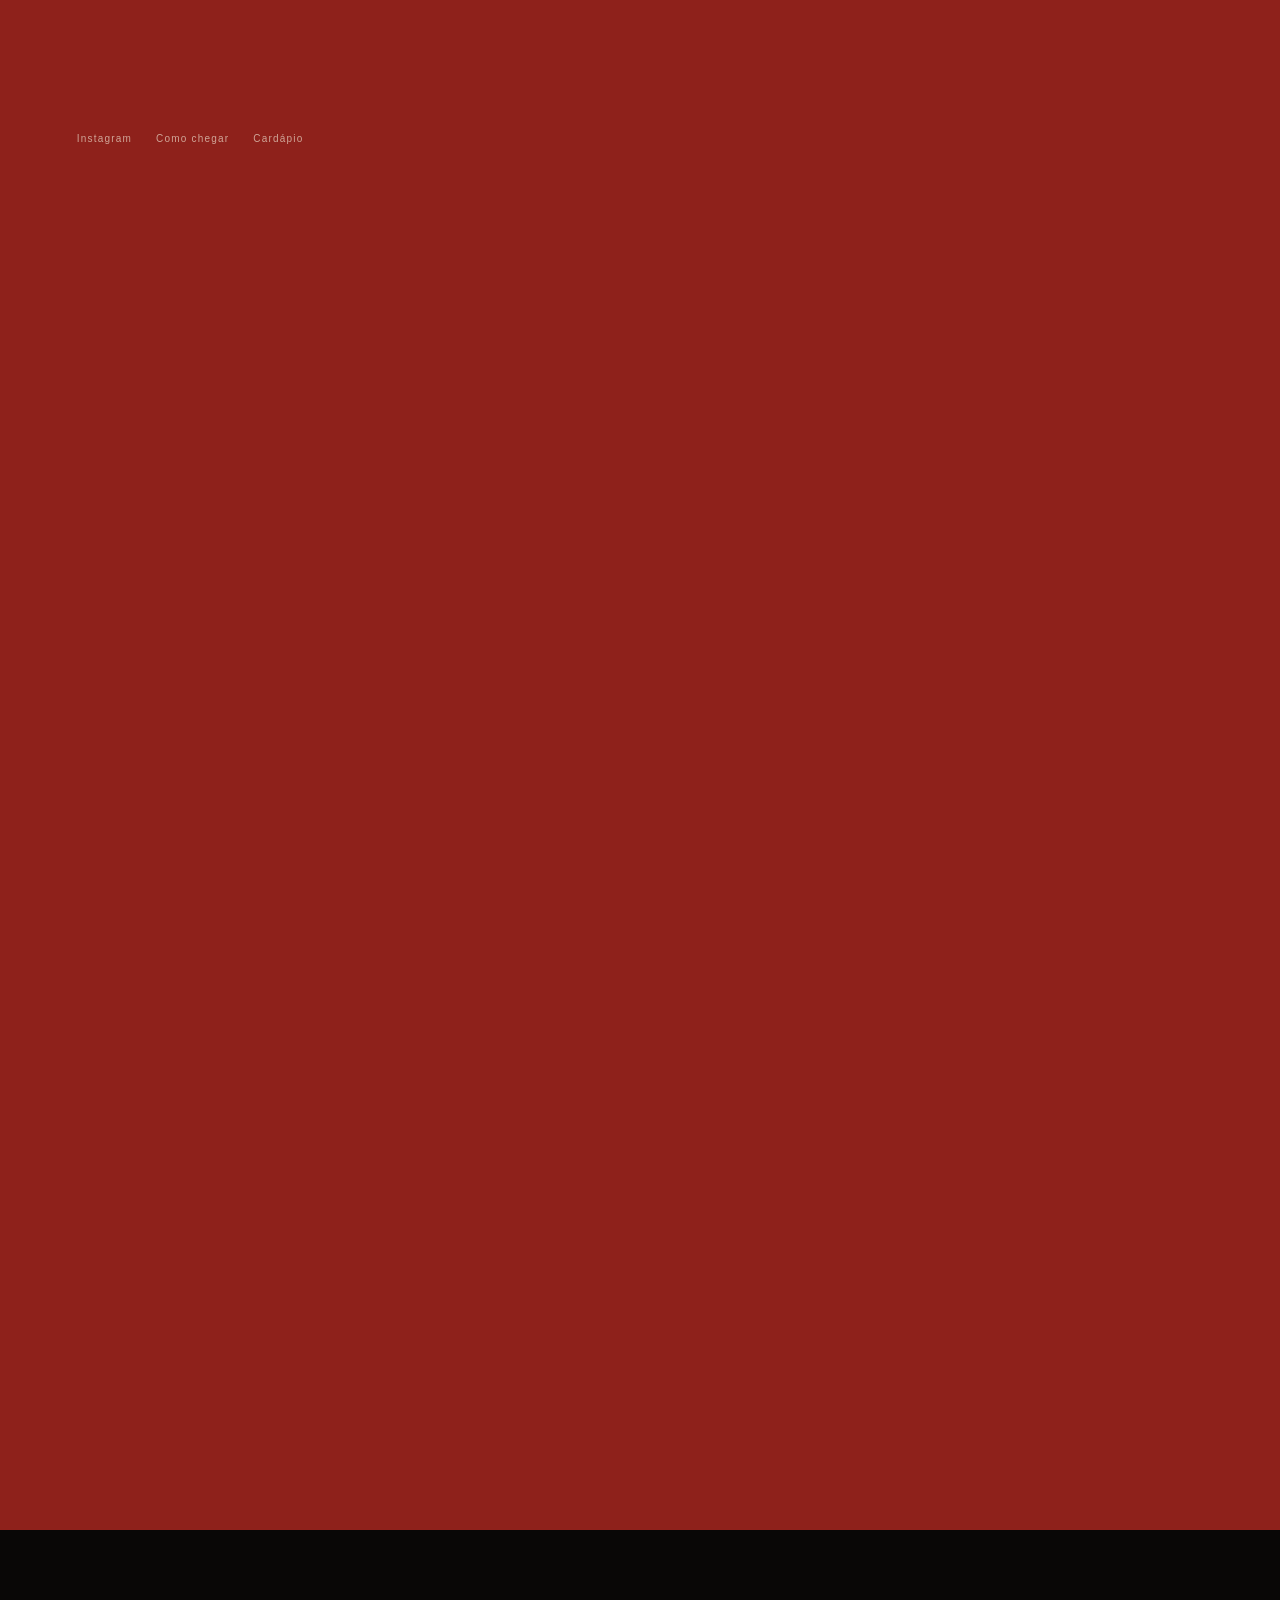
<file: senhor-burger/index.html>
<!DOCTYPE html>
<html lang="pt-BR">
<head>
<meta charset="utf-8">
<meta name="viewport" content="width=device-width,initial-scale=1,viewport-fit=cover">
<meta name="theme-color" content="#0c0907">
<title>Senhor Burger — Protótipo v1.0</title>
<link rel="stylesheet" href="style.css?v=103">
<script defer src="script.js?v=112"></script>
</head>
<body>
<header class="header"><a class="brand" href="#hero"><span class="mark">SB</span><span>SENHOR BURGER</span></a><nav class="nav"><a href="#produtos">Produtos</a><a href="#casa">A casa</a><a href="#pedido">Pedir agora</a></nav></header>
<main>
<section class="scene hero" id="hero"><div class="sticky hero-stage" id="heroStage"><div class="grain"></div><div class="title"><span>SENHOR</span><span>BURGER</span></div><div class="kicker">HAMBÚRGUER ARTESANAL • NOVA CONTAGEM</div><div class="copy a"><p>Grande no sabor.<br>Maior na presença.</p></div><div class="copy b"><small>PREPARO QUE APARECE</small><p>Bem feito.<br>Do primeiro ao último detalhe.</p></div><div class="copy c"><small>PORÇÃO GENEROSA</small><p>Chega à mesa<br>sem passar despercebido.</p></div><div class="burger-wrap" id="heroBurger"><div class="shadow"></div><div class="burger"><div class="layer bun top"></div><div class="layer lettuce l1"></div><div class="layer tomato"></div><div class="layer cheese ch1"></div><div class="layer patty p1"></div><div class="layer cheese ch2"></div><div class="layer patty p2"></div><div class="layer lettuce l2"></div><div class="layer bun bottom"></div></div></div><div class="hint"><span>ROLE PARA EXPLORAR</span><i></i></div></div></section>
<section class="scene products" id="produtos"><div class="sticky products-stage" id="productsStage"><div class="grain"></div><div class="index">02 / O BURGER</div><div class="product-copy"><div class="p-copy pc1"><div class="eyebrow">ARTESANAL</div><h2>Feito para<br>ocupar a mesa.</h2><p>Hambúrguer bem preparado, sabor marcante e ingredientes de qualidade aparecem com frequência nas avaliações.</p></div><div class="p-copy pc2"><div class="eyebrow">GENEROSIDADE</div><h2>Porção que<br>faz presença.</h2><p>Clientes destacam porções generosas e burgers que chegam à mesa com presença.</p></div><div class="p-copy pc3"><div class="eyebrow">ESCOLHA O SEU</div><h2>Do desejo<br>para o pedido.</h2><p>O site desperta a vontade. O cardápio completo fica no canal de pedido, onde você escolhe o seu.</p></div></div><div class="product-stack" id="productStack" style="aspect-ratio:1.15/1"><div class="burger"><div class="layer bun top"></div><div class="layer lettuce l1"></div><div class="layer tomato"></div><div class="layer cheese ch1"></div><div class="layer patty p1"></div><div class="layer cheese ch2"></div><div class="layer patty p2"></div><div class="layer lettuce l2"></div><div class="layer bun bottom"></div></div><div class="product-no">CARDÁPIO ARTESANAL</div></div><a class="menu-link" href="https://senhorburgercontagem.menudino.com" target="_blank" rel="noopener noreferrer">VER CARDÁPIO COMPLETO</a></div></section>
<section class="scene house" id="casa"><div class="sticky house-stage" id="houseStage"><div class="index">03 / A CASA</div><div class="house-photo" id="housePhoto"><div class="window" id="houseWindow"><div class="window-light"></div></div><div class="lamp"></div><div class="table"></div><div class="people"><i></i><i></i><i></i></div></div><div class="house-copy"><div class="eyebrow">PARA SENTAR E FICAR</div><h2>Tem burger.<br>Tem mesa.<br>Tem encontro.</h2><p>O espaço renovado é descrito por clientes como bonito, aconchegante e confortável — inclusive para família e datas especiais.</p></div></div></section>
<section class="scene proof" id="prova"><div class="sticky proof-stage" id="proofStage"><div class="index">04 / QUEM VEM, APROVA</div><div class="rating" id="rating"><span class="four">4</span><span class="comma">,</span><span class="seven">7</span><sup>★</sup></div><div class="rating-sub">1.276 AVALIAÇÕES NO GOOGLE</div><div class="reviews"><div class="review rv1"><p>“Hambúrguer incrível, saboroso e bem preparado.”</p><small>ALINNE GOMES • GOOGLE</small></div><div class="review rv2"><p>“Espaço bonito, aconchegante e confortável.”</p><small>ISAQUE PRIDE • GOOGLE</small></div></div></div></section>
<section class="scene location" id="local"><div class="sticky location-stage" id="locationStage"><div class="index">05 / AQUI É O LUGAR</div><div class="loc-title" style="z-index:2"><span>NOVA</span><span>CONTAGEM</span></div><svg aria-hidden="true" class="route-map" viewBox="0 0 700 540"><g class="grid"><path d="M0 90H700M0 180H700M0 270H700M0 360H700M0 450H700M115 0V540M230 0V540M345 0V540M460 0V540M575 0V540"></path></g><path class="route" d="M38 450 C120 400 145 410 190 340 S265 230 345 250 S410 350 468 305 S540 195 655 148" id="route"></path><circle class="pin" cx="655" cy="148" id="pin" r="13"></circle></svg><div class="loc-meta"><span>R. VP-1, 2454</span><span>NOVA CONTAGEM • CONTAGEM/MG</span></div><div class="route-label"><strong>COMO CHEGAR</strong><span>Abra a rota e venha até a casa.</span></div></div></section>
<section class="scene order" id="pedido"><div class="sticky order-stage" id="orderStage"><div class="grain"></div><div class="index">06 / SEU PEDIDO</div><div class="order-title"><div class="eyebrow">DO CARDÁPIO PARA A MESA</div><h2>ESCOLHA<br>O SEU.</h2><a href="https://senhorburgercontagem.menudino.com" target="_blank" rel="noopener noreferrer"><span>PEDIR AGORA</span><i></i></a></div><div class="return-burger" id="returnBurger"><div class="burger"><div class="layer bun top"></div><div class="layer lettuce l1"></div><div class="layer tomato"></div><div class="layer cheese ch1"></div><div class="layer patty p1"></div><div class="layer cheese ch2"></div><div class="layer patty p2"></div><div class="layer lettuce l2"></div><div class="layer bun bottom"></div></div></div><div class="order-links"><a href="#pedido">Instagram</a><a href="#local">Como chegar</a><a href="https://senhorburgercontagem.menudino.com" target="_blank" rel="noopener noreferrer">Cardápio</a></div></div></section>
<footer class="footer"><div><strong>SENHOR BURGER</strong><span>R. VP-1, 2454 • NOVA CONTAGEM</span></div><div><span>(31) 97566-7577</span><span>Contagem • MG</span></div></footer>
</main>
<div class="transition-layer" aria-hidden="true">
  <div class="bridge bridge-burger" id="bridgeBurger"></div>
  <div class="bridge bridge-product" id="bridgeProduct" style="z-index:47"></div>
  <div class="bridge bridge-light" id="bridgeLight"></div>
  <div class="bridge bridge-star" id="bridgeStar">★</div>
  <svg class="bridge bridge-map" id="bridgeMap" viewBox="0 0 700 540"><g class="grid"><path d="M0 90H700M0 180H700M0 270H700M0 360H700M0 450H700M115 0V540M230 0V540M345 0V540M460 0V540M575 0V540"></path></g><path class="route" d="M38 450 C120 400 145 410 190 340 S265 230 345 250 S410 350 468 305 S540 195 655 148"></path><circle class="pin" cx="655" cy="148" r="13"></circle></svg>
</div>
</body>
</html>
</file>
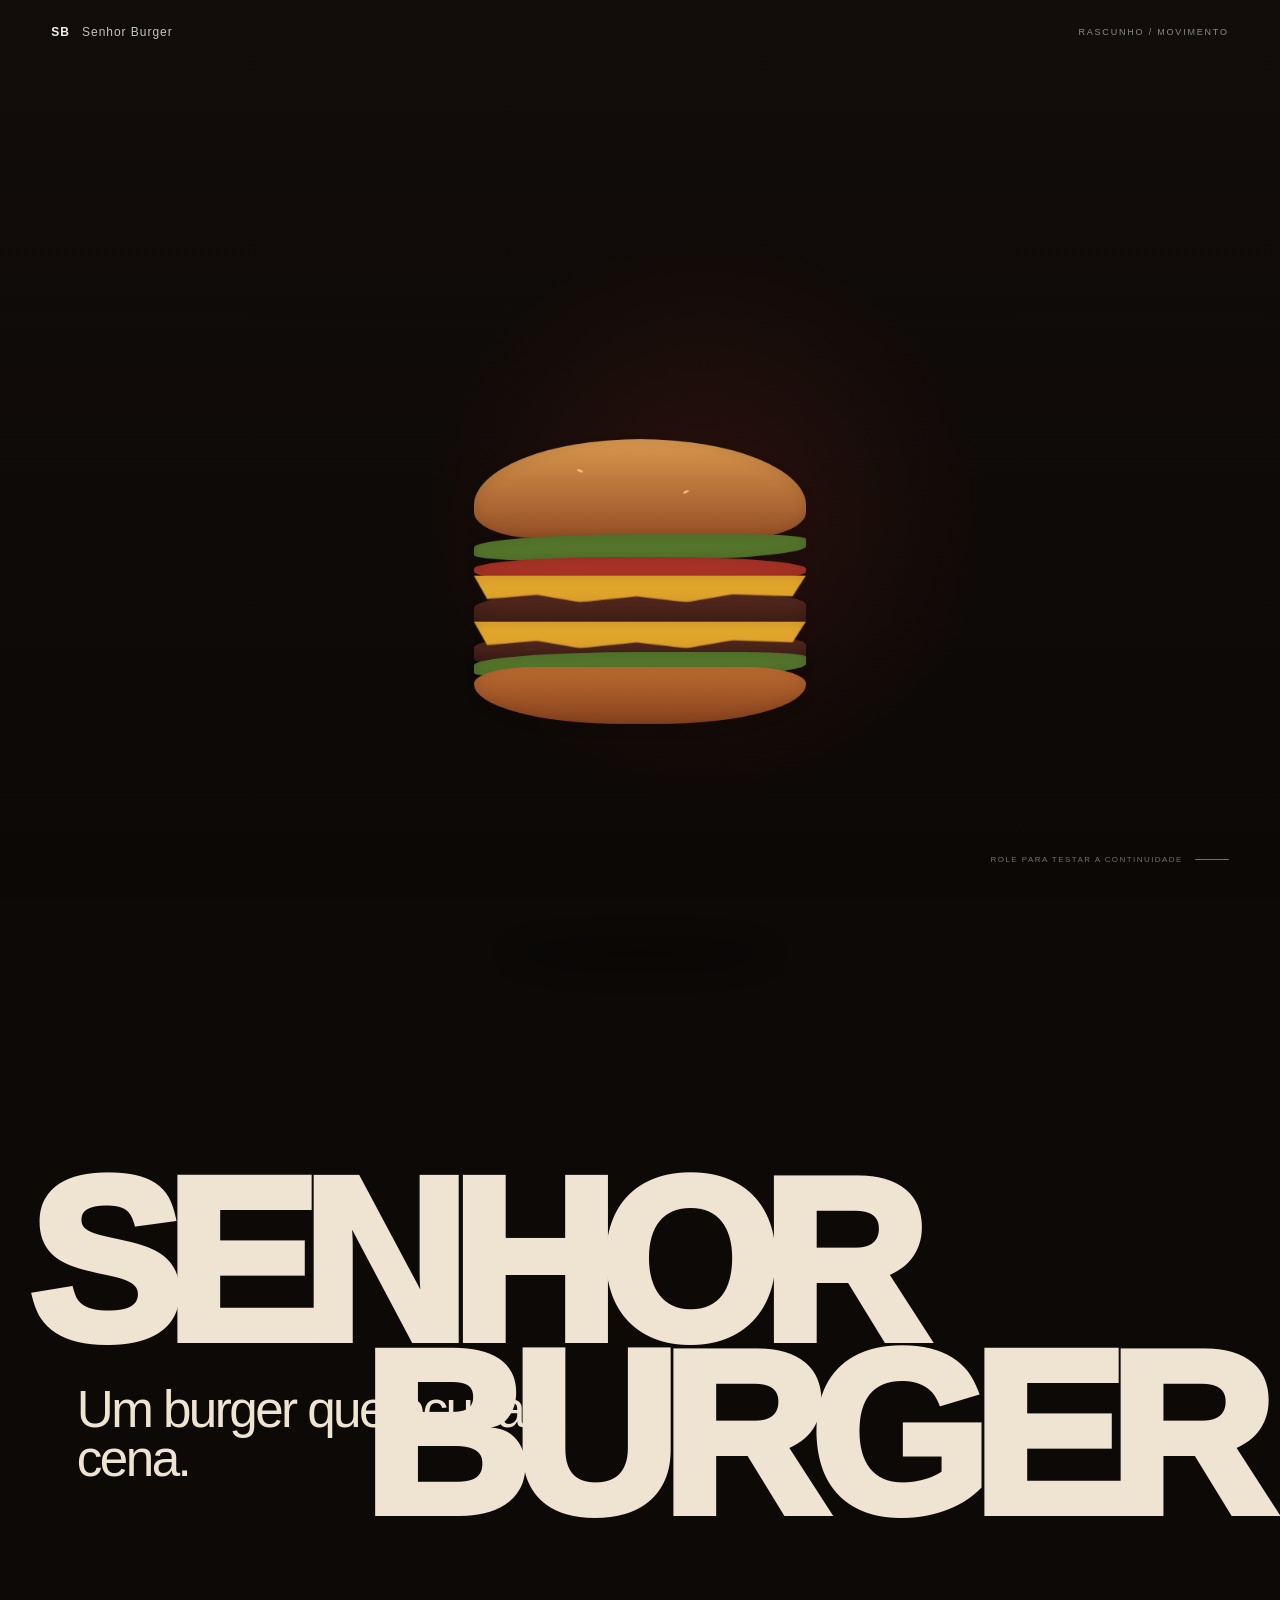
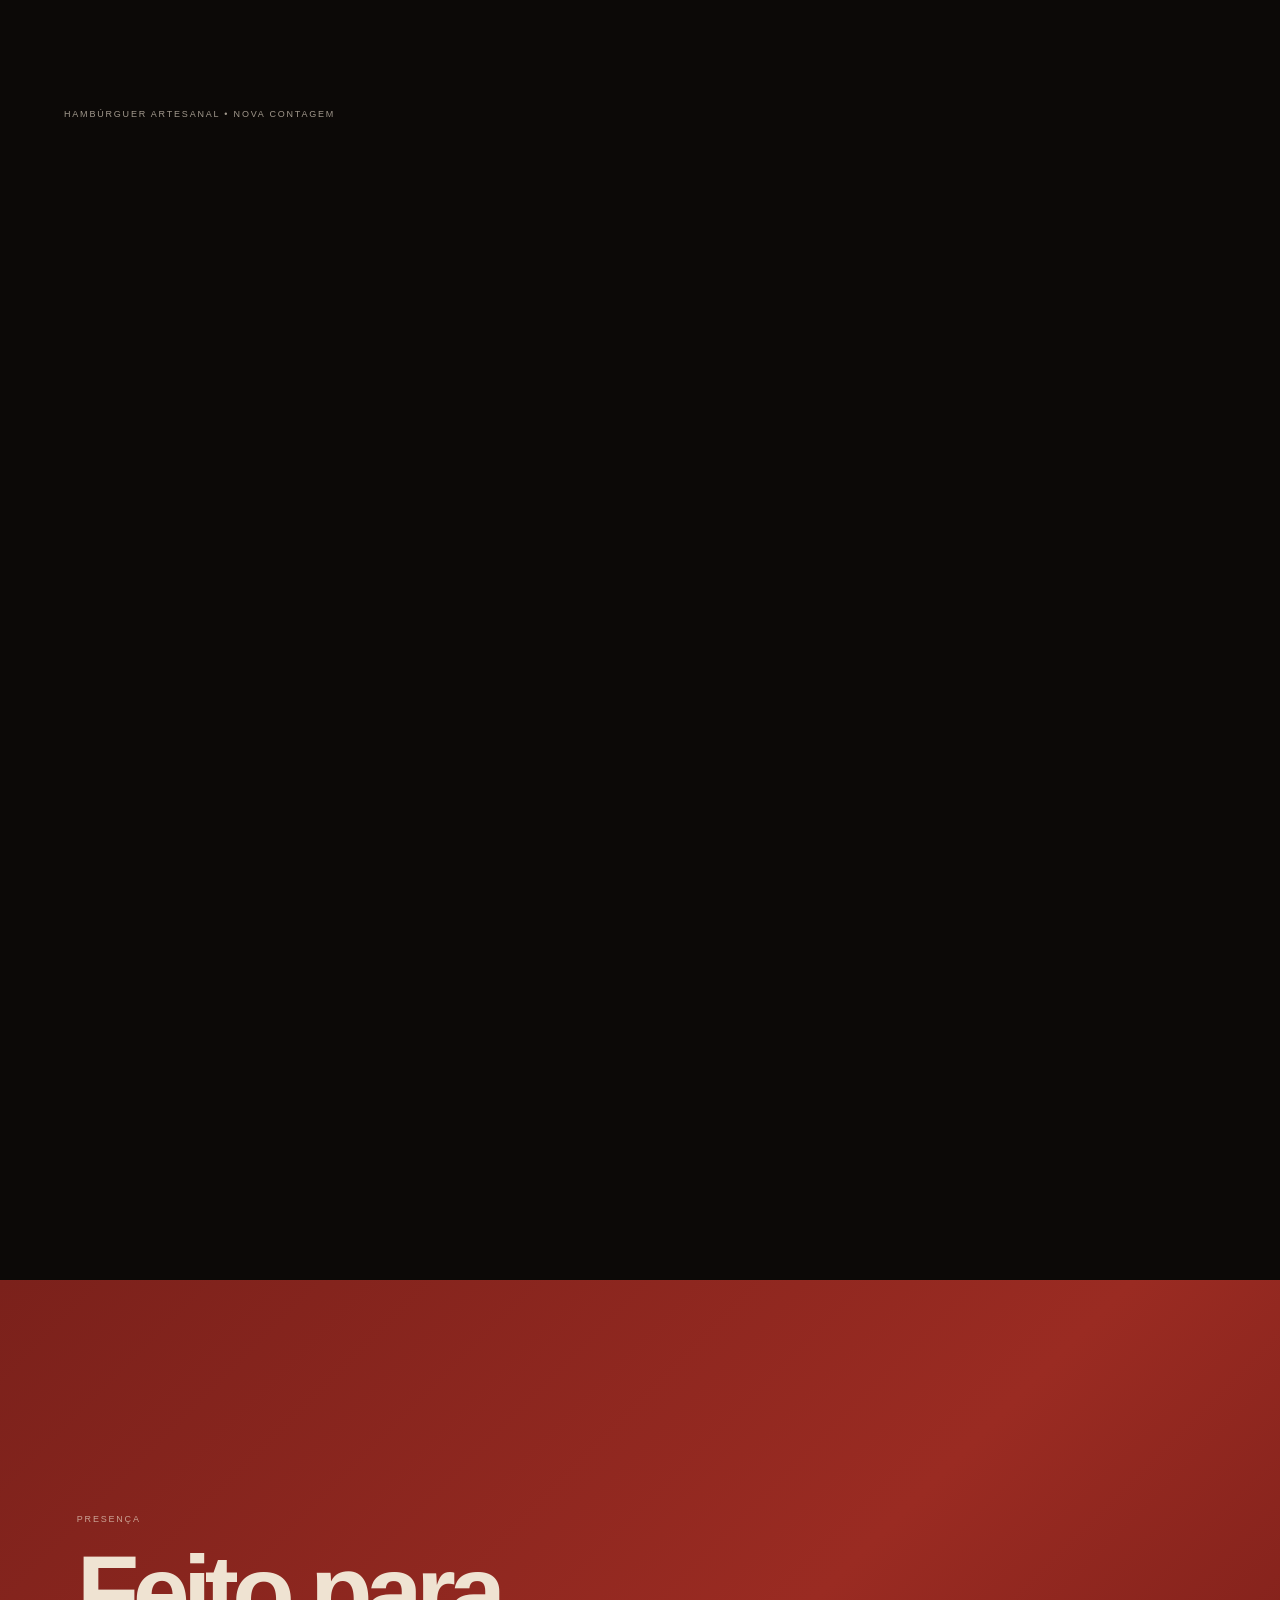
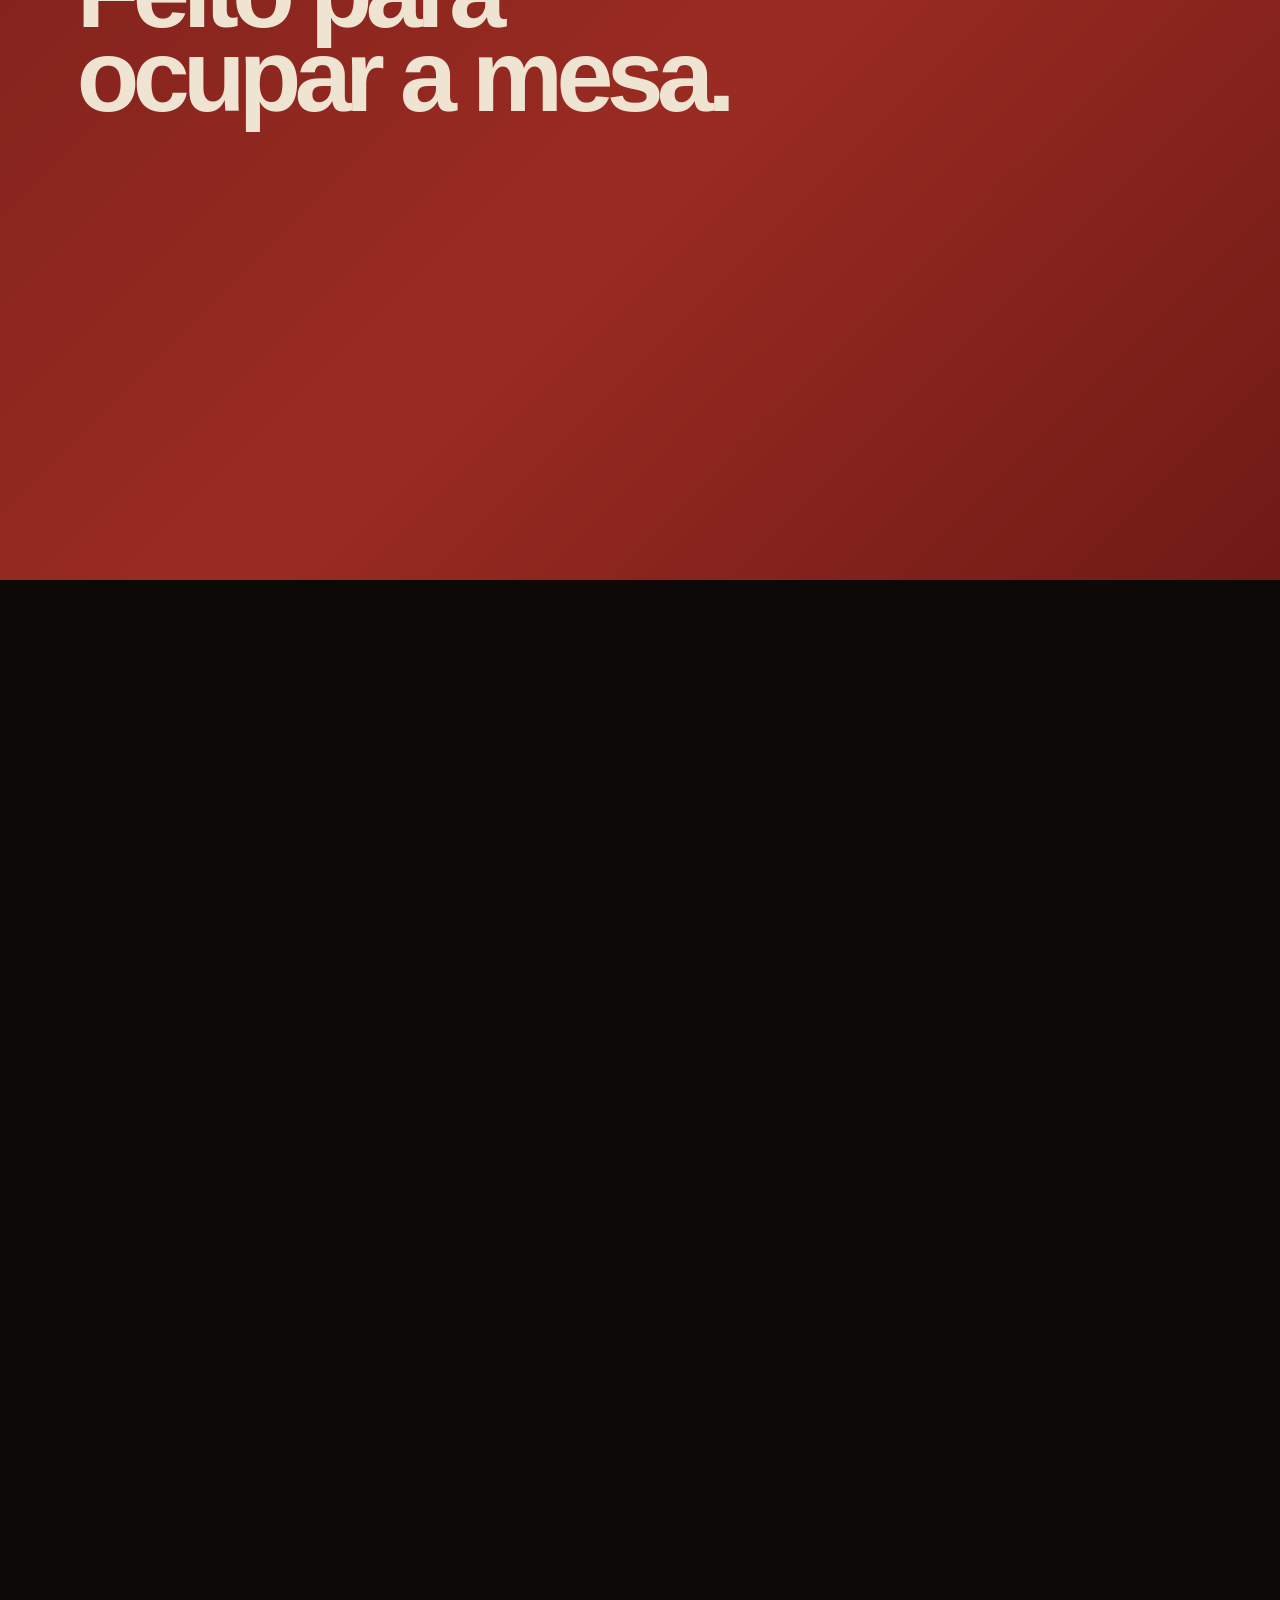
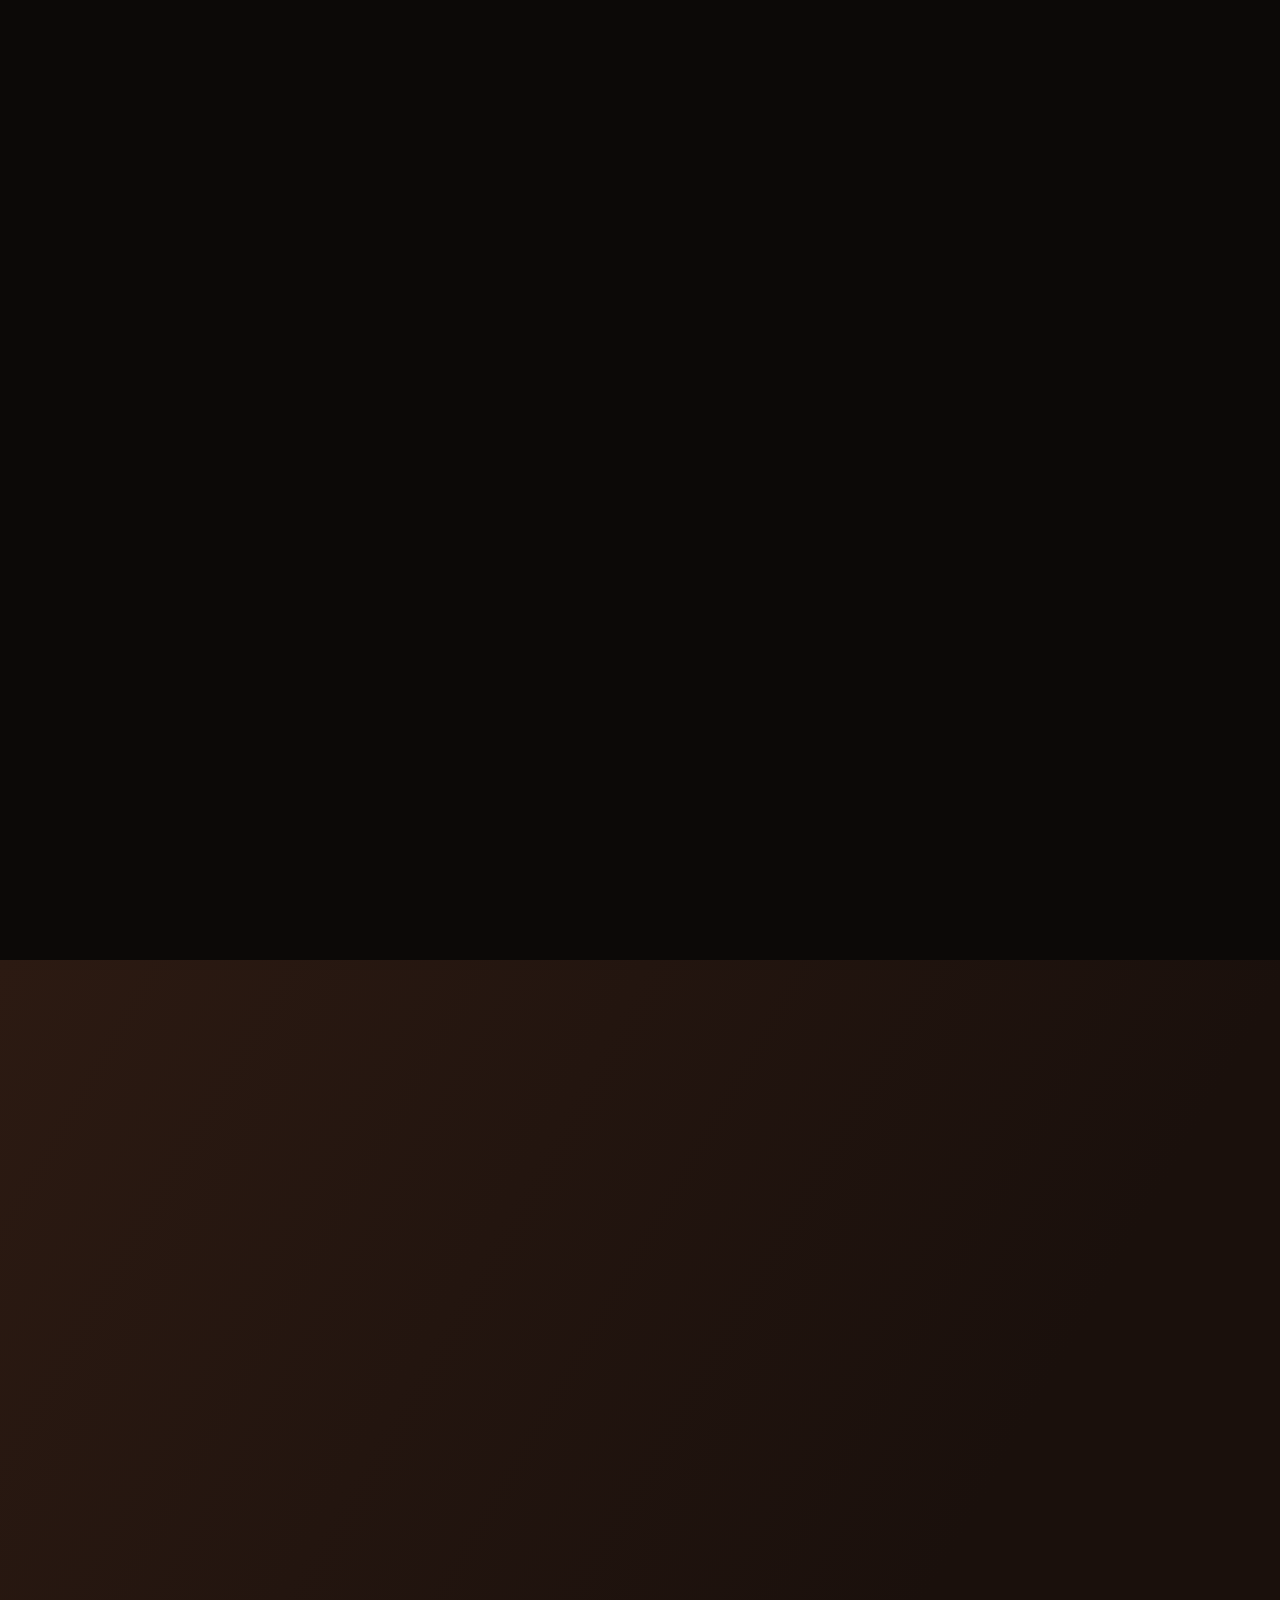
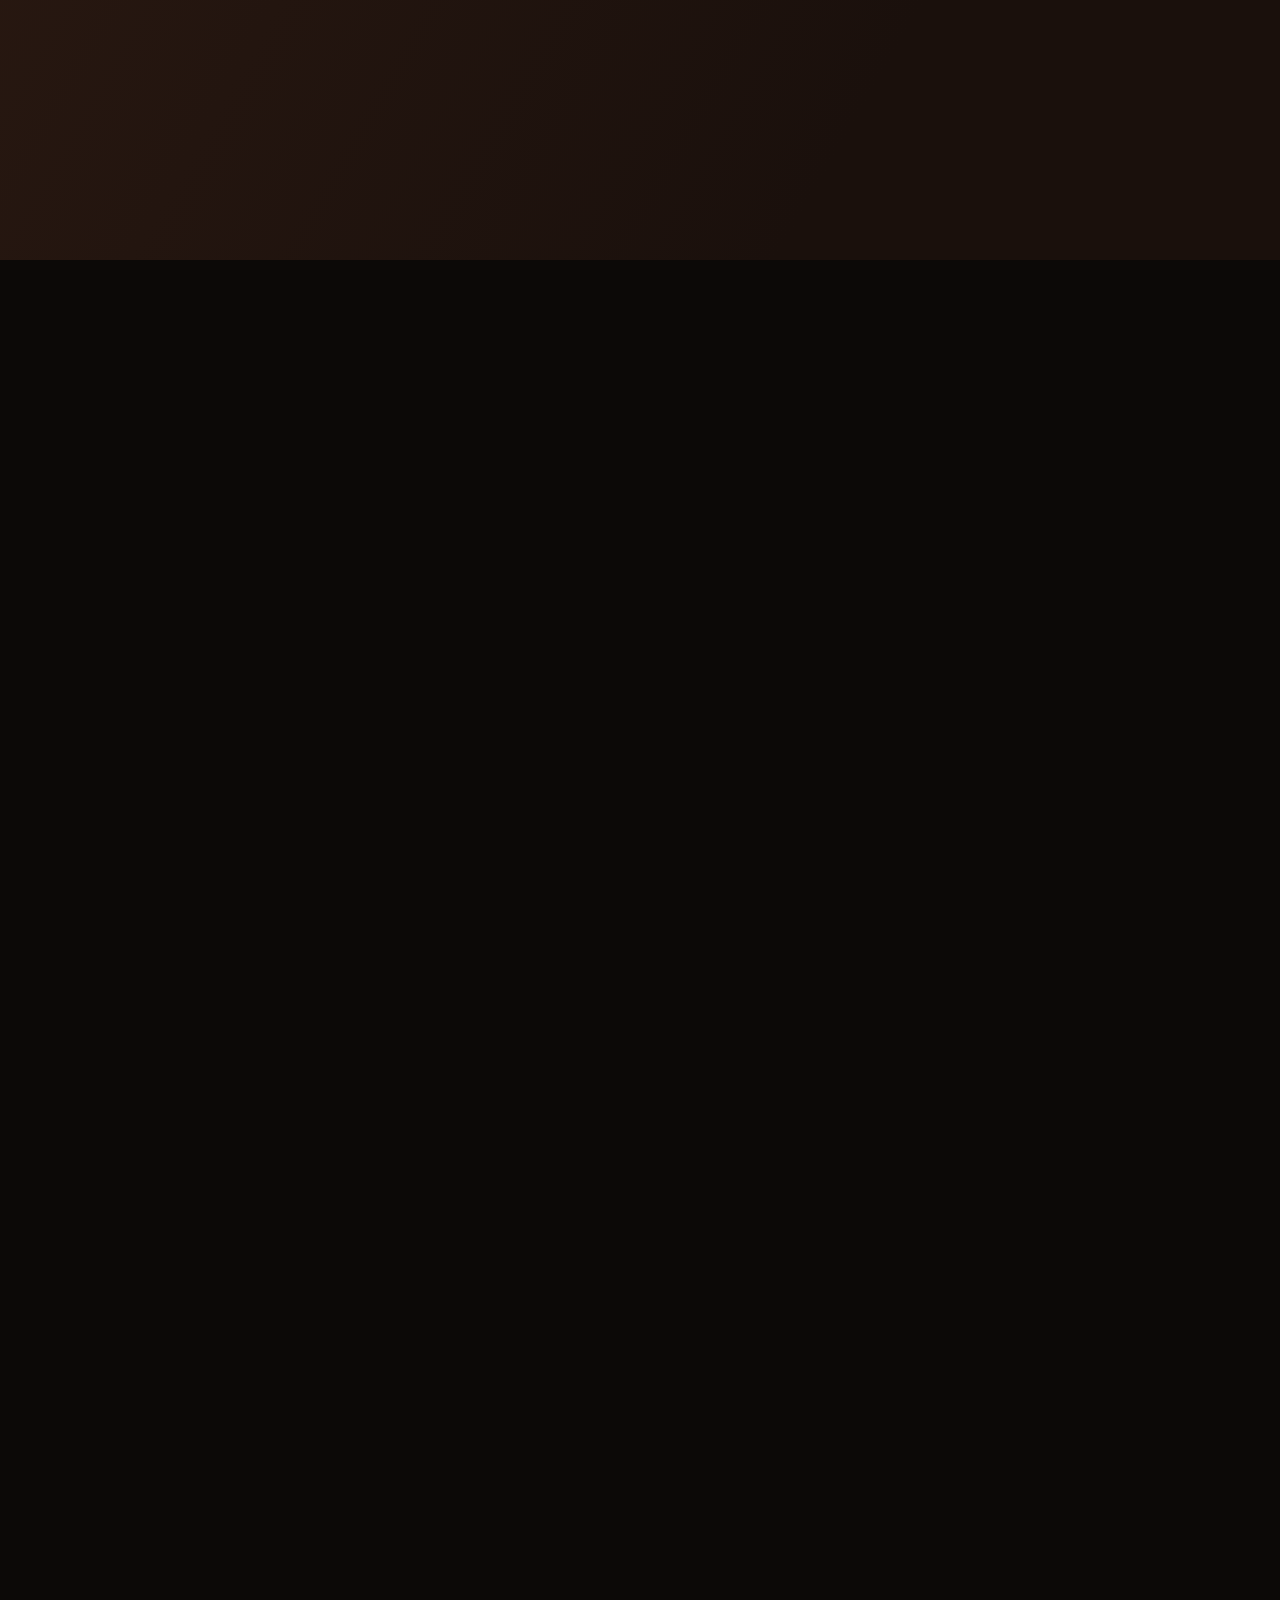
<file: senhor-burger/rascunho-reset/index.html>
<!doctype html>
<html lang="pt-BR">
<head>
  <meta charset="utf-8">
  <meta name="viewport" content="width=device-width,initial-scale=1,viewport-fit=cover">
  <title>Senhor Burger — Rascunho Reset</title>
  <link rel="stylesheet" href="style.css">
  <script defer src="script.js"></script>
</head>
<body>
  <header class="topbar">
    <a href="#presenca" class="brand">SB <span>Senhor Burger</span></a>
    <span class="status">RASCUNHO / MOVIMENTO</span>
  </header>

  <main id="story">
    <section class="scene scene-presenca" id="presenca" data-scene="presenca">
      <div class="copy copy-presenca">
        <span class="eyebrow">HAMBÚRGUER ARTESANAL • NOVA CONTAGEM</span>
        <h1><span>SENHOR</span><span>BURGER</span></h1>
        <p>Um burger que ocupa a cena.</p>
      </div>
    </section>

    <section class="scene scene-desejo" id="desejo" data-scene="desejo">
      <div class="copy copy-desejo copy-desejo-a">
        <span class="eyebrow">PRESENÇA</span>
        <h2>Feito para<br>ocupar a mesa.</h2>
      </div>
      <div class="copy copy-desejo copy-desejo-b">
        <span class="eyebrow">GENEROSIDADE</span>
        <h2>Camada por camada.<br>Sem pressa.</h2>
      </div>
    </section>

    <section class="scene scene-casa" id="casa" data-scene="casa">
      <div class="house-shell" aria-hidden="true">
        <div class="wall-light"></div>
        <div class="lamp"></div>
        <div class="window"></div>
        <div class="table-plane"></div>
      </div>
      <div class="copy copy-casa">
        <span class="eyebrow">A CASA</span>
        <h2>Tem burger.<br>Tem mesa.<br>Tem encontro.</h2>
        <p>O ambiente entra depois que o produto encontra o lugar onde ele pertence.</p>
      </div>
    </section>

    <section class="spacer-end" aria-hidden="true"></section>
  </main>

  <div class="continuity" aria-hidden="true">
    <div class="burger-shadow" id="burgerShadow"></div>
    <div class="burger" id="burger">
      <div class="layer bun top"></div>
      <div class="layer lettuce l1"></div>
      <div class="layer tomato"></div>
      <div class="layer cheese ch1"></div>
      <div class="layer patty p1"></div>
      <div class="layer cheese ch2"></div>
      <div class="layer patty p2"></div>
      <div class="layer lettuce l2"></div>
      <div class="layer bun bottom"></div>
    </div>
  </div>

  <div class="scroll-cue">ROLE PARA TESTAR A CONTINUIDADE <i></i></div>
</body>
</html>
</file>
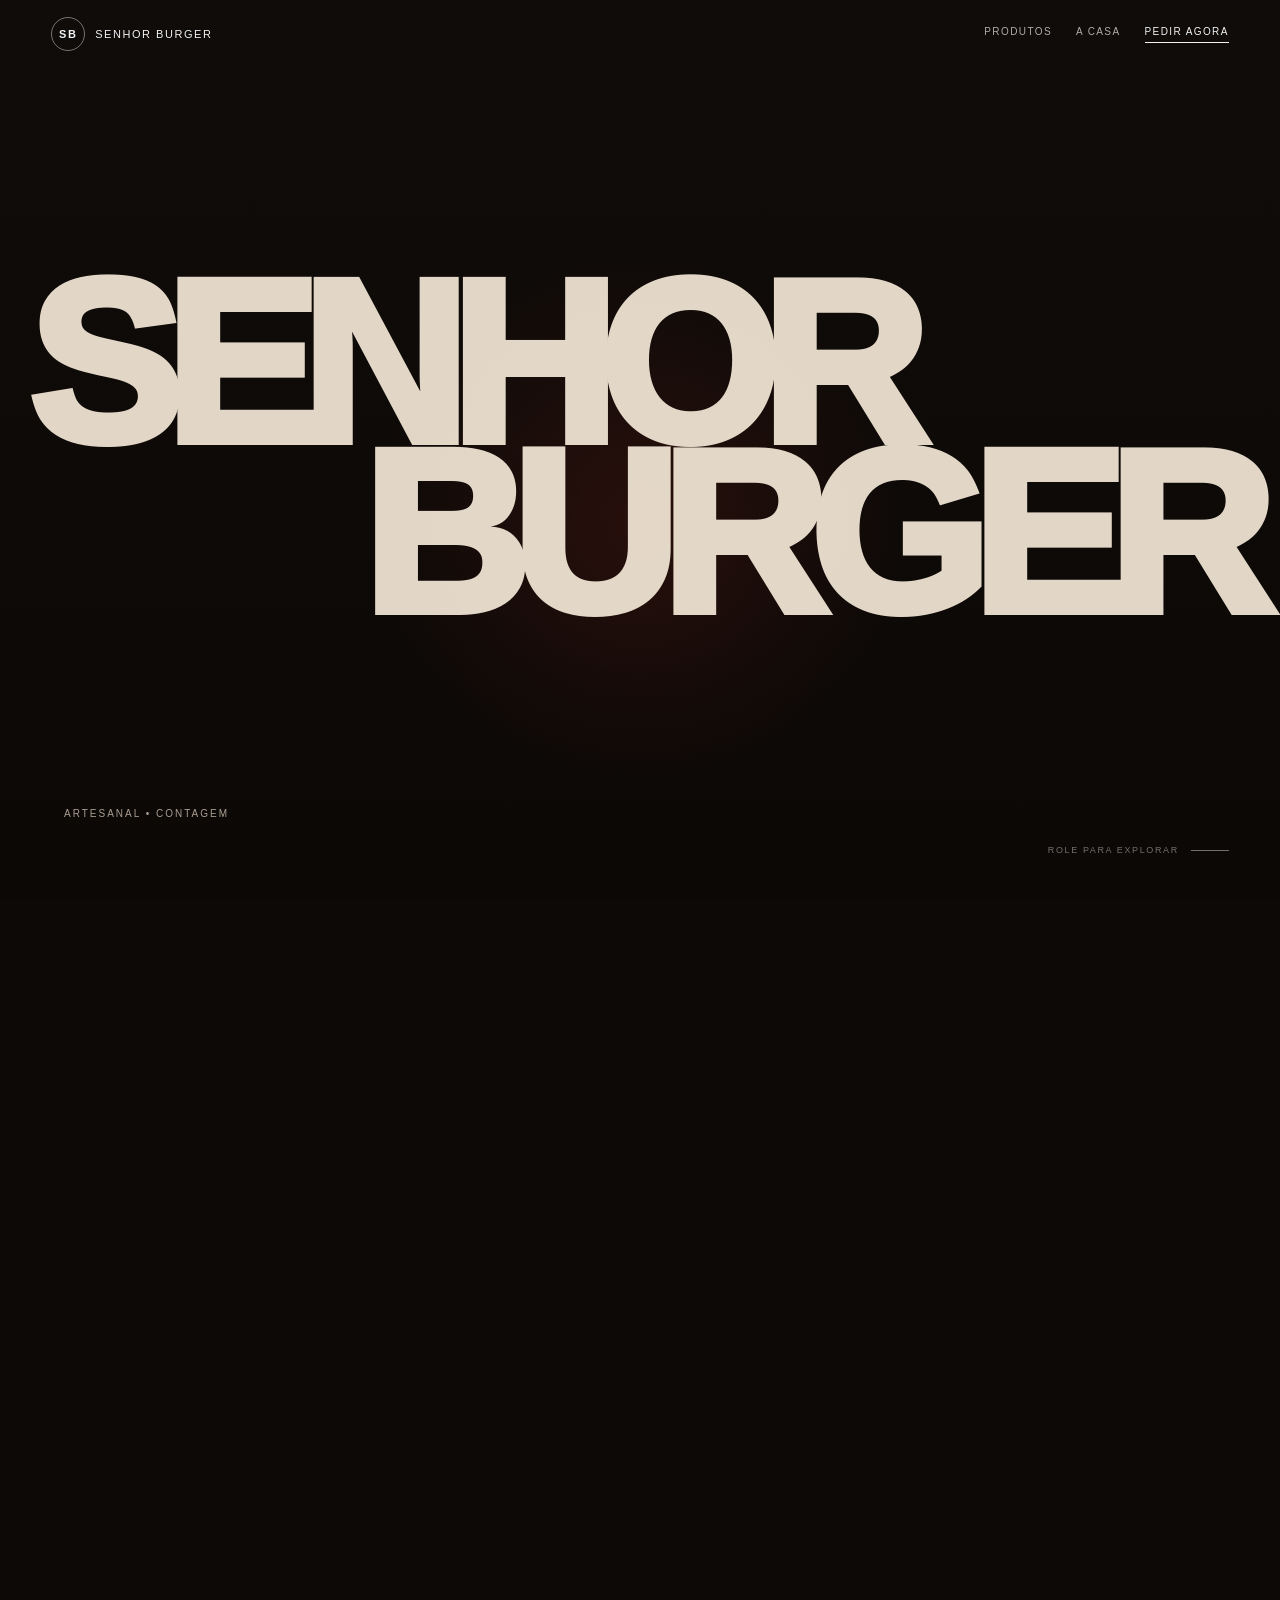
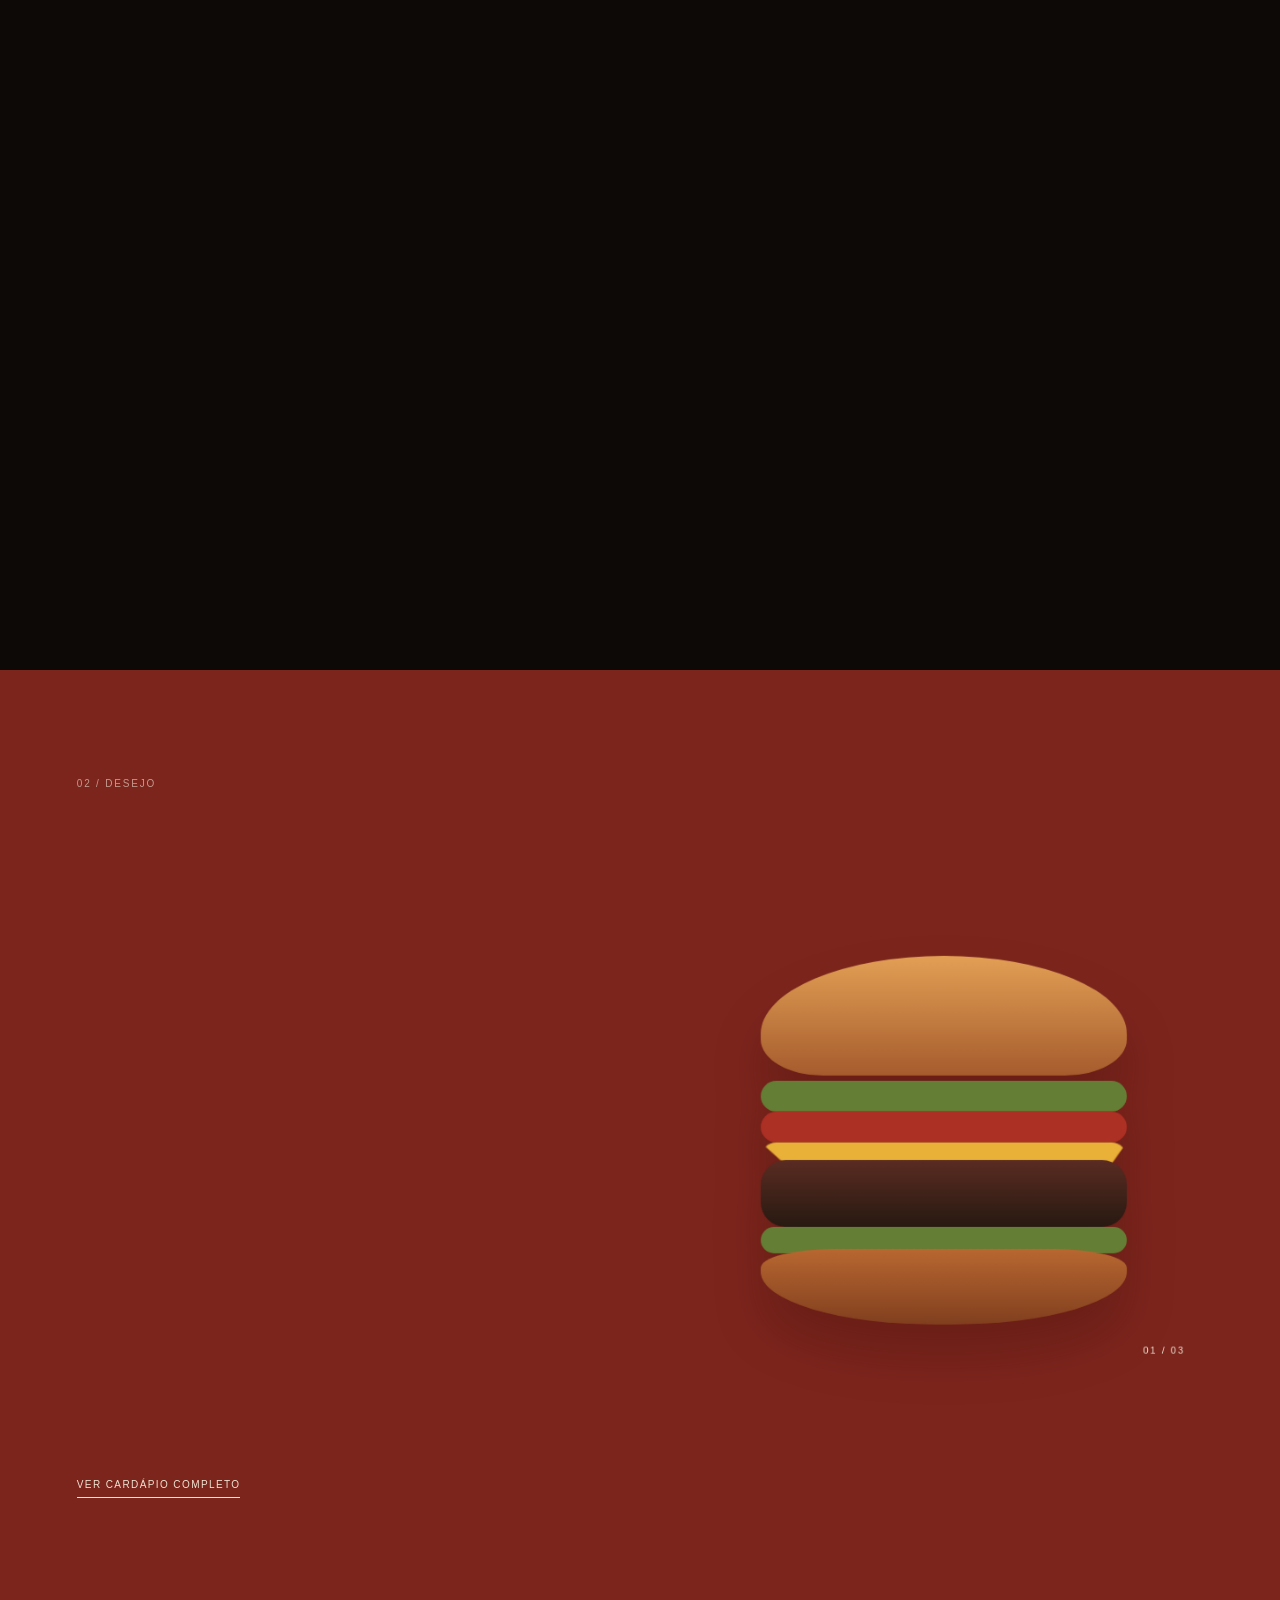
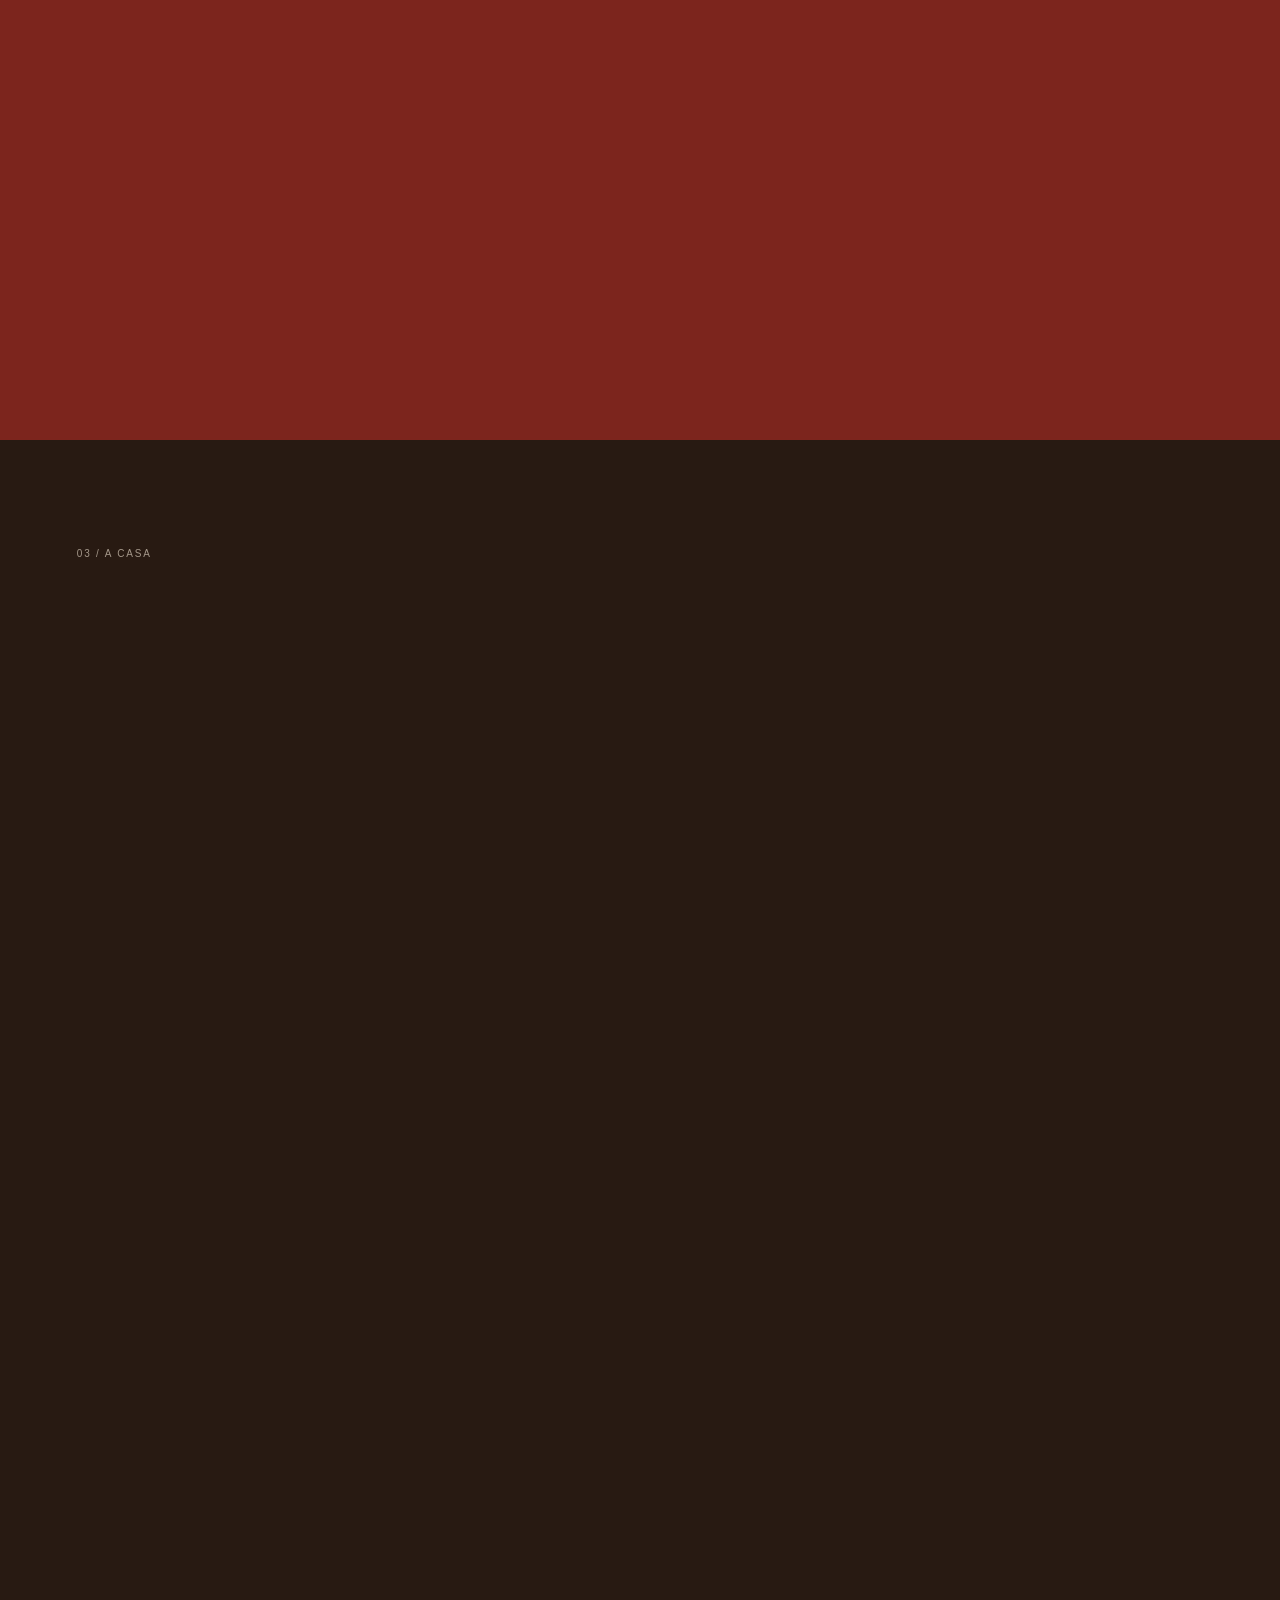
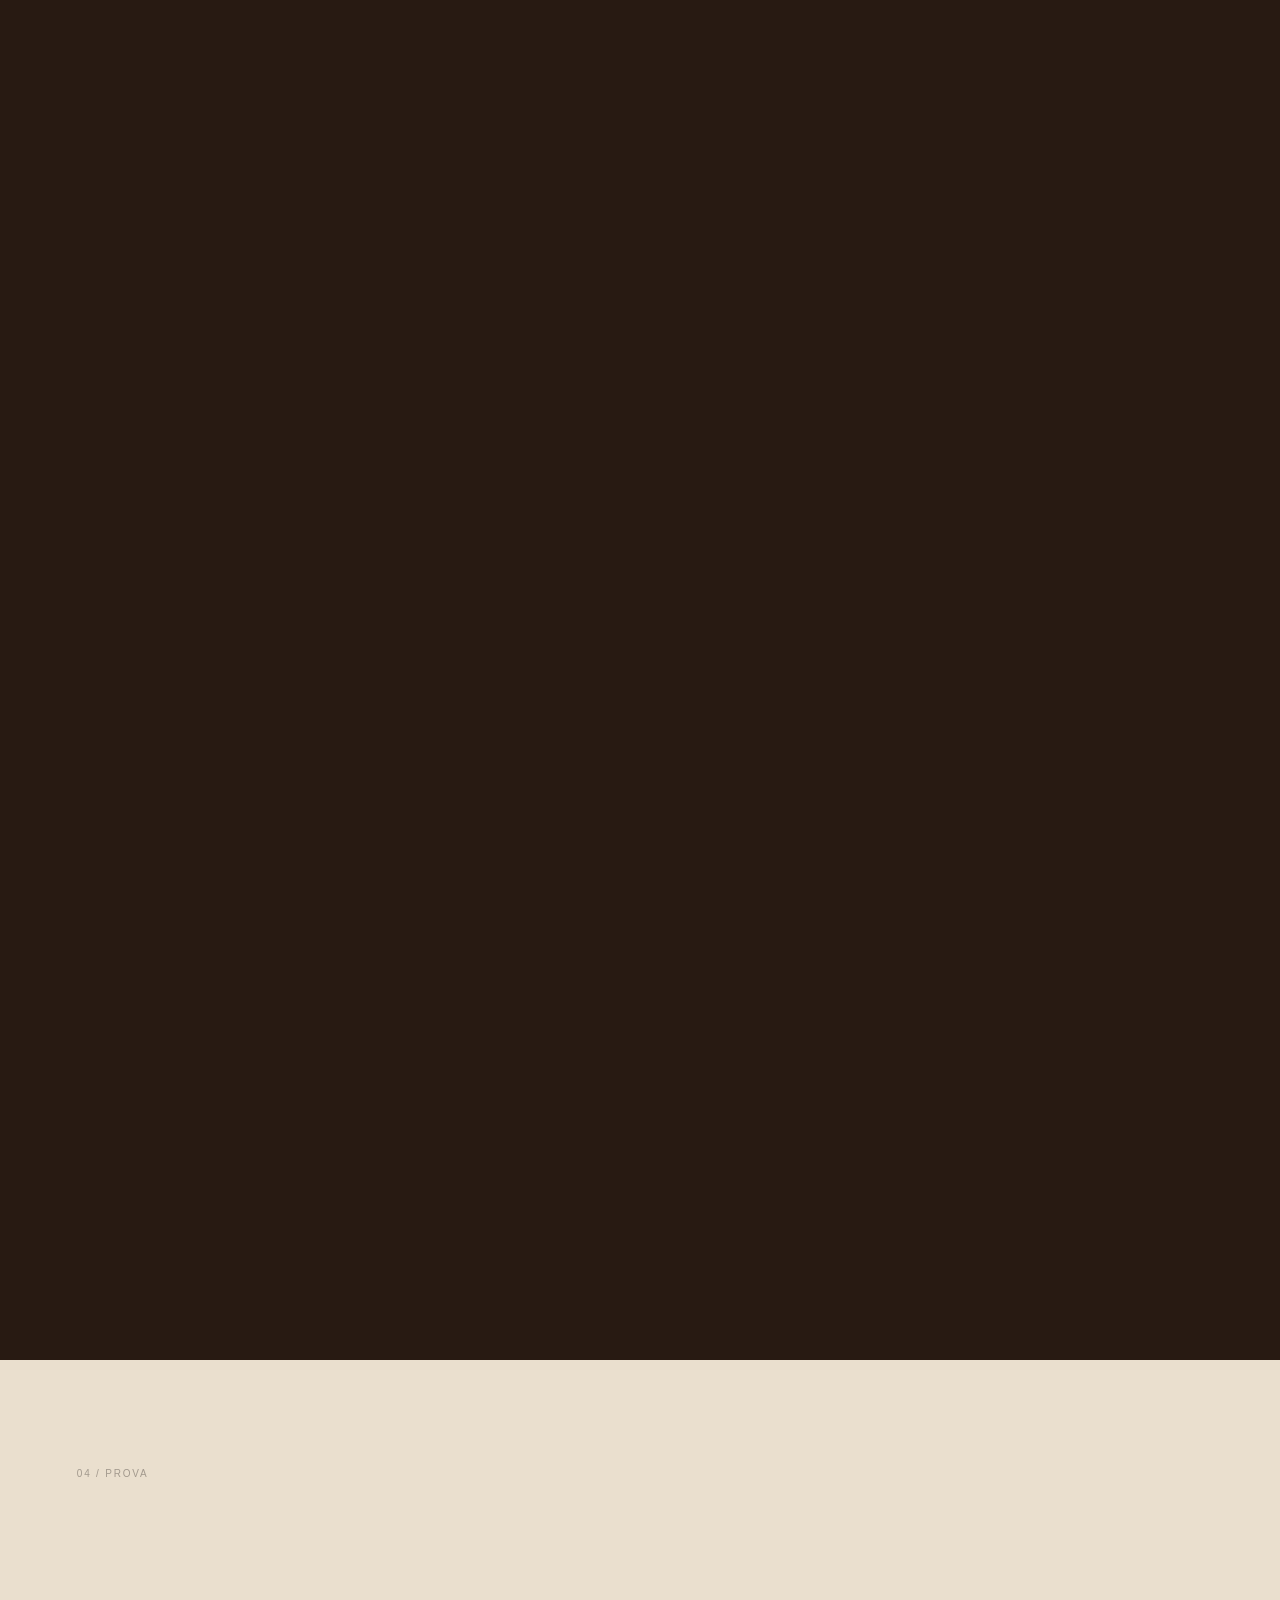
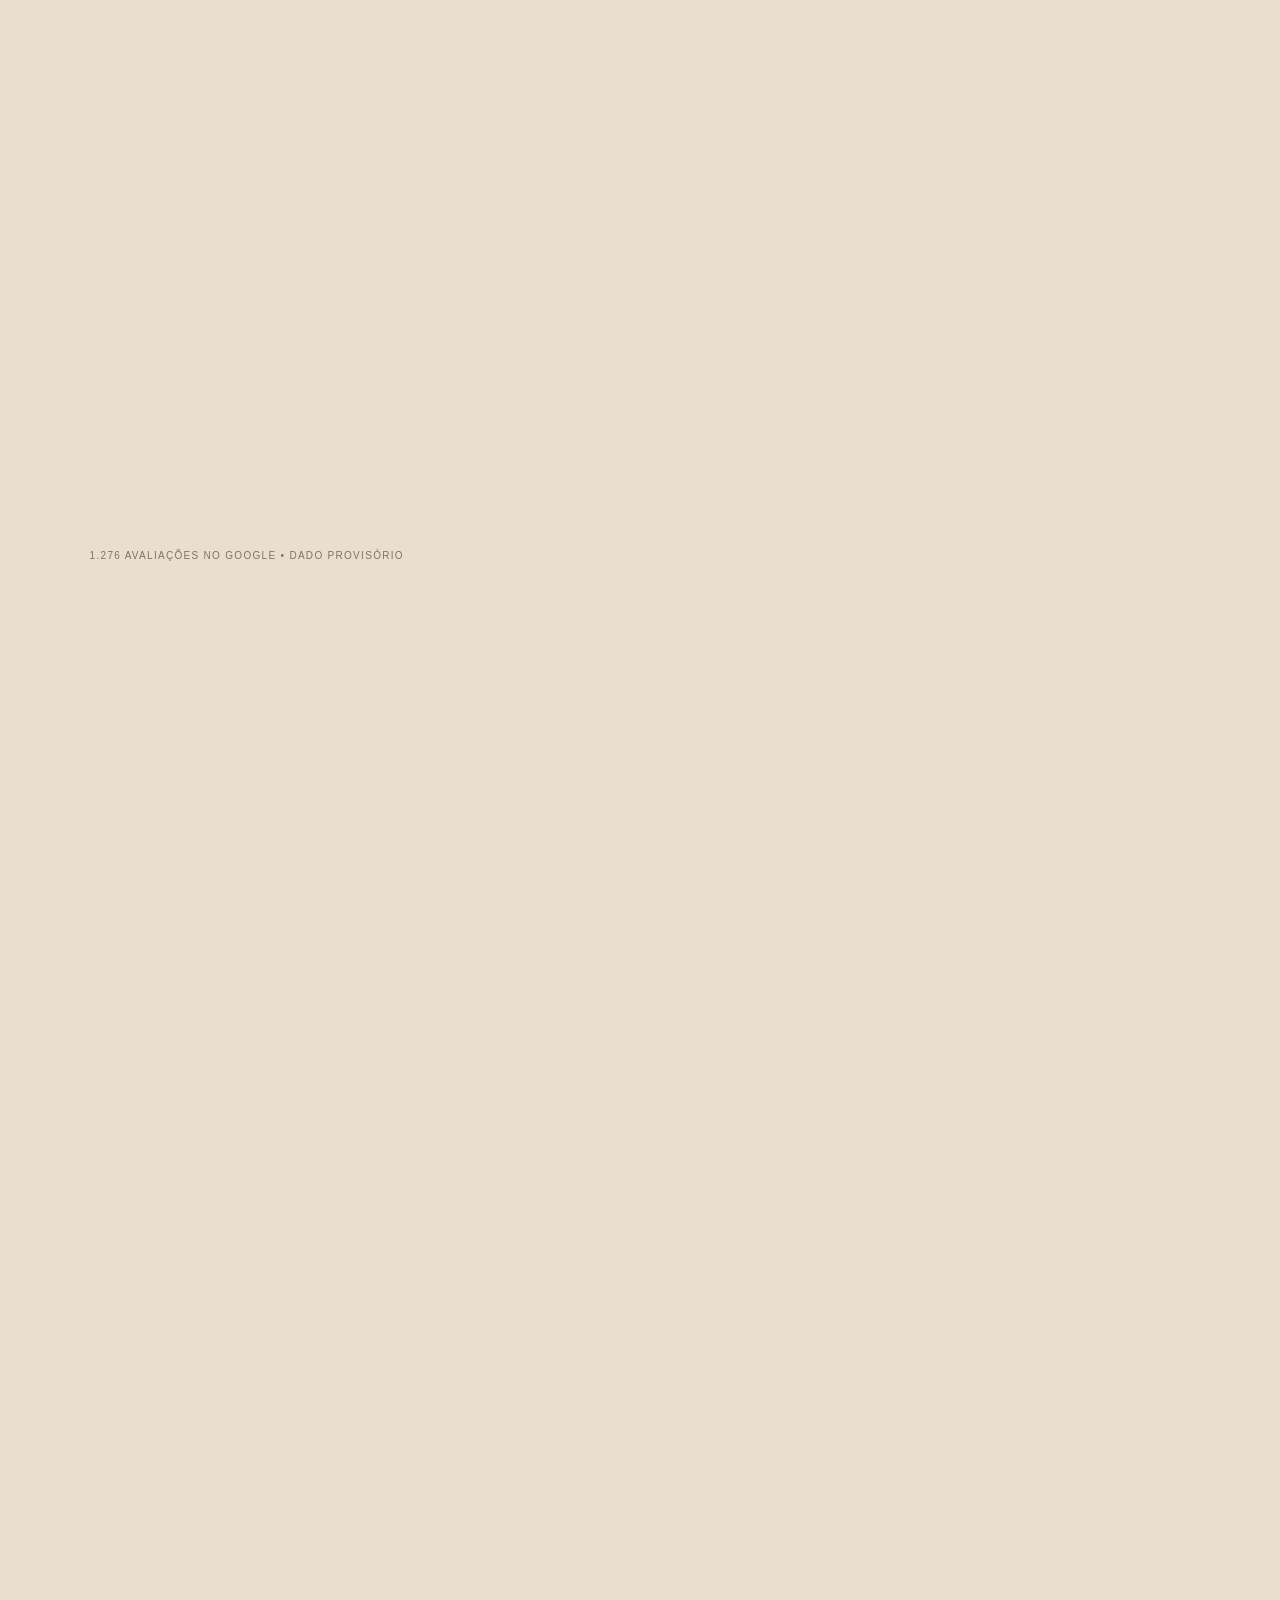
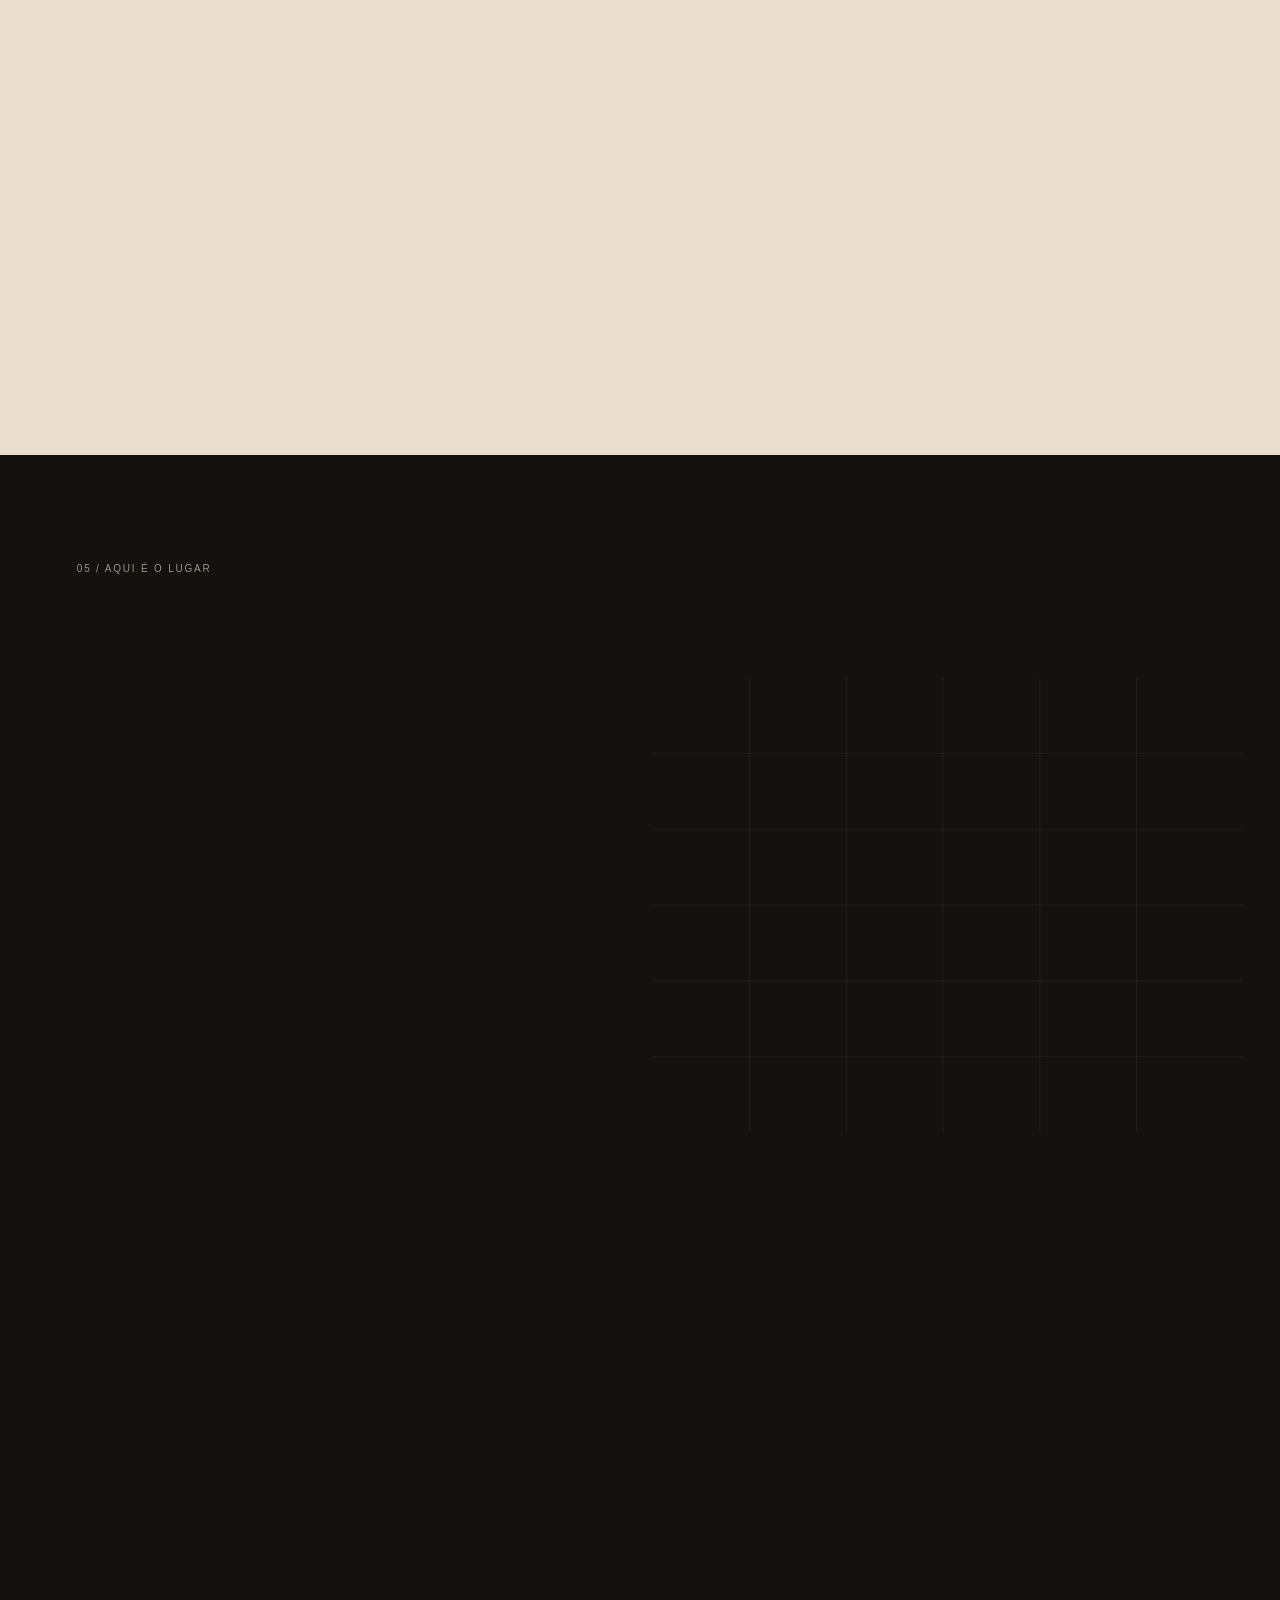
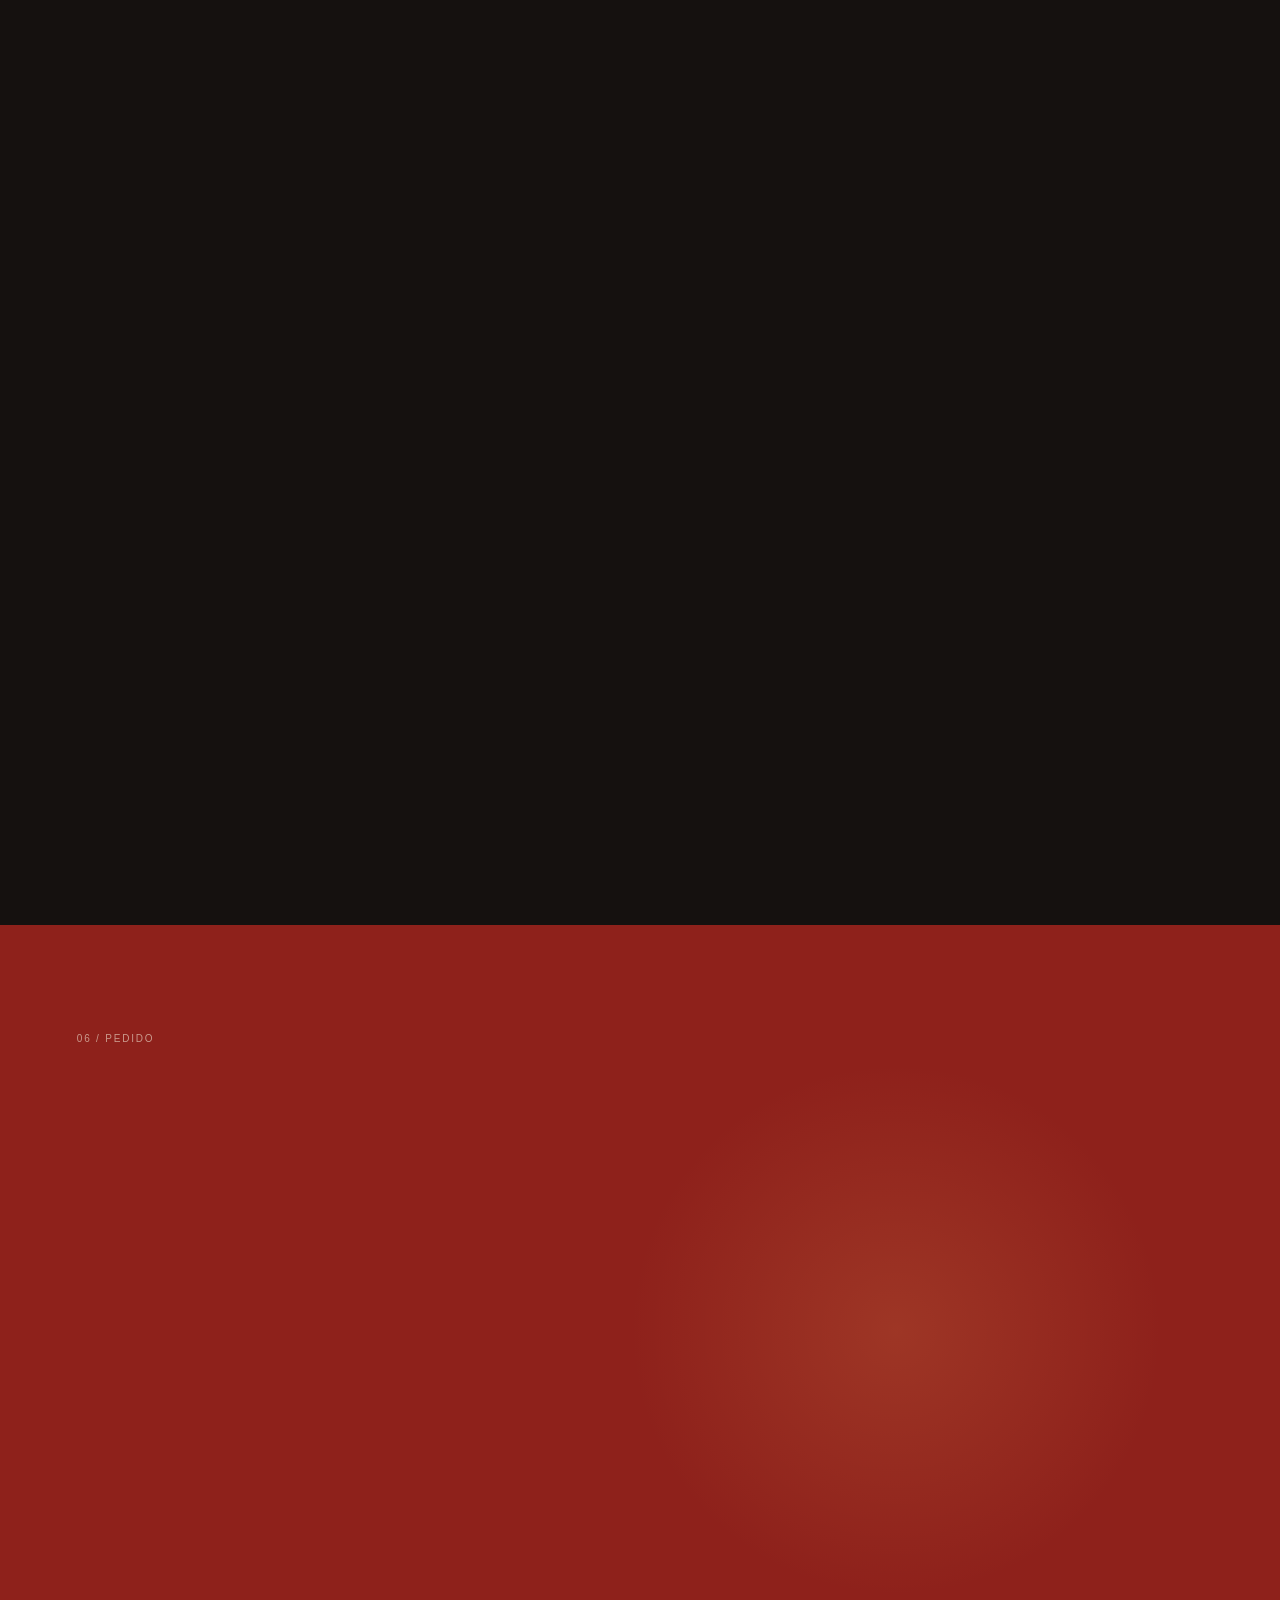
<file: senhor-burger/v3base.html>
<!doctype html>
<html lang="pt-BR">
<head>
<meta charset="utf-8">
<meta name="viewport" content="width=device-width,initial-scale=1,viewport-fit=cover">
<meta name="theme-color" content="#0c0907">
<title>Senhor Burger — Protótipo v0.3</title>
<style>
:root{--bg:#0c0907;--cream:#efe3d2;--paper:#eadfce;--ink:#17110e;--muted:#aa9e91;--red:#a42a21;--red2:#8e211b;--house:#281a12}*{box-sizing:border-box}html{scroll-behavior:smooth;background:var(--bg)}body{margin:0;background:var(--bg);color:var(--cream);font-family:Arial,Helvetica,sans-serif;overflow-x:hidden}a{color:inherit;text-decoration:none}.header{position:fixed;z-index:100;inset:0 0 auto;height:68px;padding:0 clamp(18px,4vw,56px);display:flex;align-items:center;justify-content:space-between;color:#fff;mix-blend-mode:difference;pointer-events:none}.header>*{pointer-events:auto}.brand{display:flex;gap:10px;align-items:center;font-size:11px;letter-spacing:.14em}.mark{width:34px;height:34px;border:1px solid rgba(255,255,255,.45);border-radius:50%;display:grid;place-items:center;font-weight:800}.nav{display:flex;gap:24px;font-size:10px;letter-spacing:.14em;text-transform:uppercase}.nav a{opacity:.7}.nav a:last-child{opacity:1;border-bottom:1px solid;padding-bottom:5px}.scene{position:relative}.sticky{position:sticky;top:0;height:100vh;min-height:560px;overflow:hidden}.grain{position:absolute;inset:0;pointer-events:none;opacity:.06;background-image:radial-gradient(rgba(255,255,255,.8) .45px,transparent .45px);background-size:4px 4px}.index{position:absolute;left:6vw;top:12vh;z-index:10;font-size:10px;letter-spacing:.18em;opacity:.62}.eyebrow{font-size:9px;letter-spacing:.2em;text-transform:uppercase}.hero{height:430vh}.hero-stage{background:radial-gradient(circle at 50% 58%,rgba(164,42,33,.18),transparent 32%),linear-gradient(#100c09,#0b0806)}.title{position:absolute;inset:0;display:flex;flex-direction:column;justify-content:center;padding:0 2vw;font-size:clamp(90px,18vw,280px);font-weight:950;letter-spacing:-.075em;line-height:.74;opacity:calc(.95 - var(--p)*.56);transform:translate3d(calc(var(--p)*-3vw),calc(var(--p)*-6vh),0)}.title span:last-child{align-self:flex-end}.kicker{position:absolute;left:clamp(18px,5vw,76px);bottom:9vh;font-size:10px;letter-spacing:.2em;color:var(--muted)}.copy{position:absolute;max-width:430px;opacity:0;pointer-events:none;z-index:6}.copy small{font-size:9px;letter-spacing:.2em;color:#c9b8a7}.copy p{font-size:clamp(34px,4vw,62px);line-height:.95;letter-spacing:-.05em;margin:10px 0}.a{left:7vw;top:47%}.b{right:6vw;top:34%;text-align:right}.c{left:7vw;bottom:12vh}.burger-wrap{position:absolute;left:50%;top:55%;width:min(48vw,560px);aspect-ratio:1.15/1;transform:translate3d(-50%,-50%,0);transform-origin:center;will-change:transform,opacity;z-index:4}.shadow{position:absolute;left:14%;right:14%;bottom:3%;height:10%;background:rgba(0,0,0,.7);filter:blur(22px);border-radius:50%}.burger{position:absolute;inset:0}.layer{position:absolute;left:12%;width:76%;will-change:transform;box-shadow:inset 0 0 18px rgba(0,0,0,.12),0 7px 16px rgba(0,0,0,.14)}.bun{background:linear-gradient(#da984e,#965027)}.top{top:14%;height:26%;border-radius:52% 52% 20% 20%/70% 70% 28% 28%}.top:before,.top:after{content:"";position:absolute;width:8px;height:3px;background:#efc27a;border-radius:50%;top:31%;left:31%;transform:rotate(22deg)}.top:after{top:52%;left:63%;transform:rotate(-26deg)}.lettuce{height:7%;background:#55762c;border-radius:50% 18% 56% 22%}.l1{top:39%}.tomato{top:45%;height:7%;background:#a83226;border-radius:45%}.cheese{height:7%;background:#e3a62c;clip-path:polygon(0 0,100% 0,96% 78%,78% 70%,64% 100%,49% 78%,32% 100%,19% 72%,4% 88%)}.ch1{top:50%;z-index:4}.patty{height:12%;background:linear-gradient(#5a2b1f,#2e1712);border-radius:38% 30% 35% 35%}.p1{top:54%}.ch2{top:62%;z-index:4}.p2{top:65%;height:10%}.l2{top:70%}.bottom{top:74%;height:15%;border-radius:18% 18% 44% 44%/30% 30% 70% 70%;background:linear-gradient(#bd6d31,#88421e)}.hint{position:absolute;right:clamp(18px,4vw,60px);bottom:5vh;font-size:9px;letter-spacing:.18em;color:rgba(255,255,255,.42);display:flex;gap:12px;align-items:center}.hint i{width:38px;height:1px;background:currentColor}.products{height:330vh;background:#7c251d}.products-stage{background:#7c251d}.product-copy{position:absolute;left:6vw;top:50%;width:min(43vw,620px);transform:translateY(-50%);z-index:4}.p-copy{position:absolute;left:0;top:0;opacity:0}.p-copy:first-child{position:relative}.p-copy h2{font-size:clamp(58px,8.2vw,128px);line-height:.8;letter-spacing:-.066em;margin:11px 0 18px}.p-copy p{max-width:420px;line-height:1.55;color:rgba(255,238,223,.68)}.product-stack{position:absolute;right:5vw;top:50%;width:min(45vw,590px);aspect-ratio:1.05/1;transform:translateY(-50%);transform-origin:55% 55%;will-change:transform;z-index:3}.mini-burger{position:absolute;inset:8% 0 0 5%;filter:drop-shadow(0 34px 28px rgba(40,4,2,.22))}.mb{position:absolute;left:12%;width:76%;border-radius:28px;will-change:transform,opacity}.mb.topbun{top:8%;height:27%;border-radius:50% 50% 17% 17%/65% 65% 30% 30%;background:linear-gradient(#e3a055,#a75d2e)}.mb.green{top:36%;height:7%;background:#647f35}.mb.red{top:43%;height:7%;background:#ad3025}.mb.yellow{top:50%;height:7%;background:#eab138;clip-path:polygon(0 0,100% 0,94% 100%,76% 72%,61% 100%,46% 70%,28% 100%,7% 74%)}.mb.meat{top:54%;height:15%;background:linear-gradient(#5b2c22,#281a12)}.mb.green.two{top:69%;height:6%}.mb.botbun{top:74%;height:17%;background:linear-gradient(#b96831,#82401f);border-radius:20% 20% 48% 48%/25% 25% 70% 70%}.product-no{position:absolute;right:0;bottom:2%;font-size:11px;letter-spacing:.18em;opacity:.6}.menu-link{position:absolute;left:6vw;bottom:8vh;font-size:10px;letter-spacing:.14em;border-bottom:1px solid;padding-bottom:7px;z-index:5}.house{height:280vh;background:var(--house)}.house-stage{background:var(--house)}.house-photo{position:absolute;left:7vw;top:15vh;width:56vw;height:70vh;border-radius:4px;overflow:hidden;background:linear-gradient(125deg,#4a2718,#8a4e2c 46%,#1e120d 47% 100%);transform-origin:62% 58%;will-change:transform}.house-photo:before{content:"";position:absolute;inset:0;background:linear-gradient(90deg,transparent 0 18%,rgba(239,200,148,.24) 18% 20%,transparent 20% 63%,rgba(235,176,109,.16) 63% 65%,transparent 65%),linear-gradient(0deg,rgba(8,5,4,.56),transparent 35%)}.window{position:absolute;right:9%;top:13%;width:32%;height:48%;border:3px solid rgba(238,207,163,.3);background:linear-gradient(150deg,#17110d,#55341f);box-shadow:0 0 70px rgba(255,170,89,.12);transform-origin:center;z-index:3}.window-light{position:absolute;inset:0;background:var(--paper);opacity:.05}.table{position:absolute;left:7%;right:4%;bottom:6%;height:20%;border-radius:50% 50% 0 0;background:linear-gradient(#4e2c1c,#1c110c)}.lamp{position:absolute;left:28%;top:8%;width:2px;height:28%;background:#1c120e}.lamp:after{content:"";position:absolute;left:50%;bottom:-18px;translate:-50% 0;width:48px;height:28px;border-radius:50% 50% 12% 12%;background:#d18a46;box-shadow:0 12px 40px rgba(255,171,81,.28)}.people i{position:absolute;bottom:16%;width:11%;aspect-ratio:.7/1;border-radius:50% 50% 18% 18%;background:linear-gradient(#17100c,#0b0806)}.people i:nth-child(1){left:24%;height:38%}.people i:nth-child(2){left:44%;height:33%}.people i:nth-child(3){left:61%;height:40%}.house-copy{position:absolute;right:6vw;top:50%;width:35vw;transform:translateY(-50%);z-index:4}.house-copy h2{font-size:clamp(55px,7.2vw,112px);line-height:.84;letter-spacing:-.062em;margin:10px 0 22px}.house-copy p{line-height:1.6;color:rgba(242,232,218,.64);max-width:430px}.proof{height:255vh;background:var(--paper);color:var(--ink)}.proof-stage{background:var(--paper)}.proof .index{color:rgba(23,17,14,.54)}.rating{position:absolute;left:4.5vw;top:50%;transform:translateY(-50%);font-size:clamp(170px,31vw,500px);font-weight:950;line-height:.7;letter-spacing:-.095em;display:flex;align-items:flex-start}.rating .four,.rating .comma,.rating .seven{display:block;will-change:transform,opacity}.rating .comma{margin-left:.02em}.rating .seven{transform-origin:50% 45%;position:relative;z-index:8}.rating sup{font-size:.14em;vertical-align:top;position:relative;top:.1em;margin-left:.15em;letter-spacing:0}.rating-sub{position:absolute;left:7vw;bottom:11vh;font-size:10px;letter-spacing:.13em;color:rgba(23,17,14,.52)}.reviews{position:absolute;right:6vw;top:50%;width:min(35vw,500px);transform:translateY(-50%)}.review{position:absolute;left:0;top:0;transform:translateY(-50%);opacity:0}.review p{font-size:clamp(26px,3vw,46px);letter-spacing:-.04em;line-height:1.05;margin:0 0 20px}.review small{font-size:9px;letter-spacing:.15em;color:rgba(23,17,14,.5)}.location{height:230vh;background:#15110f}.location-stage{background:#15110f}.loc-title{position:absolute;left:6vw;top:50%;transform:translateY(-50%);font-size:clamp(74px,12vw,190px);font-weight:900;line-height:.77;letter-spacing:-.073em}.loc-title span{display:block}.loc-meta{position:absolute;left:7vw;bottom:10vh;display:flex;gap:46px;font-size:10px;letter-spacing:.12em;color:rgba(255,255,255,.54)}.route-map{position:absolute;right:3vw;top:14vh;width:46vw;height:72vh;opacity:.84}.route-map .grid{stroke:rgba(255,255,255,.08);stroke-width:1}.route-map .route{fill:none;stroke:#b63a31;stroke-width:5;stroke-linecap:round;stroke-linejoin:round;stroke-dasharray:880;stroke-dashoffset:880}.route-map .pin{fill:#efe3d2;transform-origin:76% 27%;transform:scale(0)}.route-label{position:absolute;right:6vw;bottom:10vh;text-align:right}.route-label strong{display:block;font-size:12px;letter-spacing:.14em}.route-label span{display:block;margin-top:8px;color:rgba(255,255,255,.48);font-size:10px;letter-spacing:.08em}.order{height:245vh;background:var(--red2)}.order-stage{background:radial-gradient(circle at 70% 45%,rgba(255,180,100,.14),transparent 26%),var(--red2)}.order-title{position:absolute;left:6vw;top:50%;transform:translateY(-50%);z-index:5}.order-title h2{font-size:clamp(72px,11vw,170px);line-height:.78;letter-spacing:-.073em;margin:12px 0 26px}.order-title a{display:inline-flex;align-items:center;gap:18px;padding:15px 20px;border:1px solid rgba(255,255,255,.72);border-radius:999px;font-size:10px;letter-spacing:.15em}.order-title a i{display:block;width:34px;height:1px;background:currentColor}.return-burger{position:absolute;right:-4vw;top:50%;width:min(49vw,650px);aspect-ratio:1.15/1;transform:translateY(-50%) scale(.75);opacity:0;filter:drop-shadow(0 40px 32px rgba(40,4,2,.25))}.order-links{position:absolute;left:6vw;bottom:9vh;display:flex;gap:24px;font-size:10px;letter-spacing:.12em;opacity:.68}.footer{min-height:38vh;background:#090706;padding:72px 7vw 40px;display:flex;align-items:flex-end;justify-content:space-between;gap:30px;font-size:11px;letter-spacing:.08em}.footer div{display:grid;gap:8px}.footer span{color:rgba(255,255,255,.42)}
@media(max-width:760px){.header{height:62px;padding:0 18px}.brand span:last-child{display:none}.nav a:not(:last-child){display:none}.hero{height:450vh}.sticky{min-height:520px}.title{font-size:clamp(84px,30vw,150px);line-height:.79;padding:0 10px;top:-4vh}.title span:last-child{align-self:auto}.burger-wrap{width:min(94vw,510px);top:60%}.kicker{left:18px;bottom:13vh}.a,.b,.c{left:20px;right:20px;text-align:left}.a,.b{top:24%}.c{bottom:16vh}.copy p{font-size:clamp(31px,10vw,48px)}.hint{right:18px;bottom:4vh}.products{height:340vh}.product-copy{left:20px;right:20px;top:30%;width:auto}.p-copy h2{font-size:clamp(54px,16vw,84px)}.product-stack{right:-22vw;top:65%;width:92vw}.menu-link{left:20px}.house{height:300vh}.house-photo{left:20px;right:20px;top:16vh;width:auto;height:58vh}.house-copy{left:20px;right:20px;top:79%;width:auto;transform:none}.house-copy h2{font-size:clamp(48px,14vw,72px)}.rating{left:15px;top:42%;font-size:clamp(150px,49vw,260px)}.rating-sub{left:20px;bottom:9vh}.reviews{left:20px;right:20px;top:73%;width:auto}.review p{font-size:clamp(24px,8vw,38px)}.loc-title{left:20px;top:30%;font-size:clamp(72px,23vw,120px)}.route-map{left:10vw;right:auto;top:44vh;width:92vw;height:50vh}.loc-meta{left:20px;bottom:8vh;gap:18px;flex-direction:column}.route-label{display:none}.order-title{left:20px;right:20px;top:28%;transform:none}.order-title h2{font-size:clamp(70px,22vw,112px)}.return-burger{right:-38vw;top:69%;width:110vw}.order-links{left:20px;bottom:7vh;gap:18px}.footer{padding:64px 20px 30px;flex-direction:column;align-items:flex-start;justify-content:flex-end}}
@media(prefers-reduced-motion:reduce){html{scroll-behavior:auto}}
</style>
</head>
<body>
<header class="header"><a class="brand" href="#hero"><span class="mark">SB</span><span>SENHOR BURGER</span></a><nav class="nav"><a href="#produtos">Produtos</a><a href="#casa">A casa</a><a href="#pedido">Pedir agora</a></nav></header>
<main>
<section class="scene hero" id="hero"><div class="sticky hero-stage" id="heroStage"><div class="grain"></div><div class="title"><span>SENHOR</span><span>BURGER</span></div><div class="kicker">ARTESANAL • CONTAGEM</div><div class="copy a"><p>Grande no sabor.<br>Maior na presença.</p></div><div class="copy b"><small>CAMADAS DE PRESENÇA</small><p>O mesmo burger.<br>Outro ponto de vista.</p></div><div class="copy c"><small>DETALHE</small><p>Textura, calor<br>e generosidade.</p></div><div class="burger-wrap" id="heroBurger"><div class="shadow"></div><div class="burger"><div class="layer bun top"></div><div class="layer lettuce l1"></div><div class="layer tomato"></div><div class="layer cheese ch1"></div><div class="layer patty p1"></div><div class="layer cheese ch2"></div><div class="layer patty p2"></div><div class="layer lettuce l2"></div><div class="layer bun bottom"></div></div></div><div class="hint"><span>ROLE PARA EXPLORAR</span><i></i></div></div></section>
<section class="scene products" id="produtos"><div class="sticky products-stage" id="productsStage"><div class="grain"></div><div class="index">02 / DESEJO</div><div class="product-copy"><div class="p-copy pc1"><div class="eyebrow">UM POR VEZ</div><h2>O produto<br>faz a cena.</h2><p>O site apresenta poucos destaques e deixa o cardápio completo para o canal de pedido.</p></div><div class="p-copy pc2"><div class="eyebrow">CAMADAS</div><h2>Textura<br>antes do clique.</h2><p>O mesmo objeto muda de posição e leitura; não trocamos de universo a cada rolagem.</p></div><div class="p-copy pc3"><div class="eyebrow">ÚLTIMO DESTAQUE</div><h2>Da grelha<br>para a mesa.</h2><p>O próprio burger prepara a passagem para o ambiente.</p></div></div><div class="product-stack" id="productStack"><div class="mini-burger"><div class="mb topbun"></div><div class="mb green"></div><div class="mb red"></div><div class="mb yellow"></div><div class="mb meat"></div><div class="mb green two"></div><div class="mb botbun"></div></div><div class="product-no">01 / 03</div></div><a class="menu-link" href="#pedido">VER CARDÁPIO COMPLETO</a></div></section>
<section class="scene house" id="casa"><div class="sticky house-stage" id="houseStage"><div class="index">03 / A CASA</div><div class="house-photo" id="housePhoto"><div class="window" id="houseWindow"><div class="window-light"></div></div><div class="lamp"></div><div class="table"></div><div class="people"><i></i><i></i><i></i></div></div><div class="house-copy"><div class="eyebrow">A EXPERIÊNCIA CONTINUA</div><h2>Tem burger.<br>Tem mesa.<br>Tem encontro.</h2><p>O ambiente entra como parte da experiência, não como uma galeria separada.</p></div></div></section>
<section class="scene proof" id="prova"><div class="sticky proof-stage" id="proofStage"><div class="index">04 / PROVA</div><div class="rating" id="rating"><span class="four">4</span><span class="comma">,</span><span class="seven">7</span><sup>★</sup></div><div class="rating-sub">1.276 AVALIAÇÕES NO GOOGLE • DADO PROVISÓRIO</div><div class="reviews"><div class="review rv1"><p>“Hambúrguer incrível, saboroso e bem preparado.”</p><small>SÍNTESE DE AVALIAÇÕES PÚBLICAS</small></div><div class="review rv2"><p>“Ambiente aconchegante e atendimento excelente.”</p><small>SÍNTESE DE AVALIAÇÕES PÚBLICAS</small></div></div></div></section>
<section class="scene location" id="local"><div class="sticky location-stage" id="locationStage"><div class="index">05 / AQUI É O LUGAR</div><div class="loc-title"><span>NOVA</span><span>CONTAGEM</span></div><svg class="route-map" viewBox="0 0 700 540" aria-hidden="true"><g class="grid"><path d="M0 90H700M0 180H700M0 270H700M0 360H700M0 450H700M115 0V540M230 0V540M345 0V540M460 0V540M575 0V540"/></g><path class="route" id="route" d="M38 450 C120 400 145 410 190 340 S265 230 345 250 S410 350 468 305 S540 195 655 148"/><circle class="pin" id="pin" cx="655" cy="148" r="13"/></svg><div class="loc-meta"><span>R. VP-1, 2454</span><span>NOVA CONTAGEM • CONTAGEM/MG</span></div><div class="route-label"><strong>COMO CHEGAR</strong><span>A rota conduz à próxima ação.</span></div></div></section>
<section class="scene order" id="pedido"><div class="sticky order-stage" id="orderStage"><div class="grain"></div><div class="index">06 / PEDIDO</div><div class="order-title"><div class="eyebrow">O PERCURSO TERMINA AQUI</div><h2>AGORA<br>É SUA VEZ.</h2><a href="#"><span>PEDIR AGORA</span><i></i></a></div><div class="return-burger" id="returnBurger"><div class="burger"><div class="layer bun top"></div><div class="layer lettuce l1"></div><div class="layer tomato"></div><div class="layer cheese ch1"></div><div class="layer patty p1"></div><div class="layer cheese ch2"></div><div class="layer patty p2"></div><div class="layer lettuce l2"></div><div class="layer bun bottom"></div></div></div><div class="order-links"><a href="#">Instagram</a><a href="#local">Como chegar</a><a href="#produtos">Cardápio</a></div></div></section>
<footer class="footer"><div><strong>SENHOR BURGER</strong><span>Protótipo de experiência v0.3</span></div><div><span>Transições contextuais</span><span>Assets finais ainda não aplicados</span></div></footer>
</main>
<script>
(()=>{const $=s=>document.querySelector(s),$$=s=>[...document.querySelectorAll(s)],clamp=v=>Math.max(0,Math.min(1,v)),range=(p,a,b)=>clamp((p-a)/(b-a)),mix=(a,b,t)=>a+(b-a)*t,smooth=t=>t*t*(3-2*t),prog=el=>{const r=el.getBoundingClientRect(),d=el.offsetHeight-innerHeight;return d<=0?0:clamp(-r.top/d)};const hero=$('#hero'),heroStage=$('#heroStage'),heroBurger=$('#heroBurger'),heroLayers=$$('#heroBurger .layer'),a=$('.a'),b=$('.b'),c=$('.c'),hint=$('.hint');const products=$('#produtos'),productsStage=$('#productsStage'),productStack=$('#productStack'),productLayers=$$('#productStack .mb'),pcs=$$('.p-copy'),pno=$('.product-no');const house=$('#casa'),housePhoto=$('#housePhoto'),houseWindow=$('#houseWindow'),houseLight=$('.window-light'),houseCopy=$('.house-copy');const proof=$('#prova'),rating=$('#rating'),four=$('.rating .four'),comma=$('.rating .comma'),seven=$('.rating .seven'),star=$('.rating sup'),rvs=$$('.review');const location=$('#local'),route=$('#route'),pin=$('#pin'),locTitle=$('.loc-title'),locMeta=$('.loc-meta'),routeLabel=$('.route-label');const order=$('#pedido'),returnBurger=$('#returnBurger'),orderTitle=$('.order-title'),orderLinks=$('.order-links');const heroOff=[-58,-42,-24,-6,14,31,49,67,84];let ticking=false;
function renderHero(p){heroStage.style.setProperty('--p',p.toFixed(4));const intro=smooth(range(p,0,.12)),move=smooth(range(p,.12,.28)),split=smooth(range(p,.28,.5)),detail=smooth(range(p,.5,.66)),join=smooth(range(p,.66,.8)),exit=smooth(range(p,.8,1)),mobile=innerWidth<=760;const x=mobile?mix(0,-3,move):mix(0,18,move),y=mobile?mix(4,-6,move):mix(3,-7,move),scale=mix(.72,1,intro)*mix(1,1.27,detail*(1-join))*mix(1,mobile?8.4:7.3,exit);heroBurger.style.opacity=intro;heroBurger.style.transform=`translate3d(calc(-50% + ${x}vw),calc(-50% + ${y+mix(0,mobile?5:2,exit)}vh),0) scale(${scale})`;const s=split*(1-join);heroLayers.forEach((el,i)=>{const xx=s*(mobile?.14:(i%2?.28:-.2))*Math.abs(heroOff[i]),yy=s*heroOff[i]*(mobile?.7:.58),rot=s*((i-4)*(mobile?.25:.4));el.style.transform=`translate3d(${xx}px,${yy}px,0) rotate(${rot}deg)`});const ai=smooth(range(p,.1,.18))*(1-smooth(range(p,.26,.34))),bi=smooth(range(p,.3,.38))*(1-smooth(range(p,.48,.56))),ci=smooth(range(p,.52,.59))*(1-smooth(range(p,.68,.76)));a.style.opacity=ai;b.style.opacity=bi;c.style.opacity=ci;a.style.transform=`translateY(${mix(26,0,ai)}px)`;b.style.transform=`translateY(${mix(30,0,bi)}px)`;c.style.transform=`translateY(${mix(24,0,ci)}px)`;hint.style.opacity=1-smooth(range(p,.03,.14))}
function renderProducts(p){const mobile=innerWidth<=760;productsStage.style.background=`rgb(${Math.round(mix(124,40,smooth(range(p,.82,1))))},${Math.round(mix(37,26,smooth(range(p,.82,1))))},${Math.round(mix(29,18,smooth(range(p,.82,1))))})`;const intro=smooth(range(p,0,.12)),s2=smooth(range(p,.3,.42)),s3=smooth(range(p,.58,.7)),exit=smooth(range(p,.82,1));pcs[0].style.opacity=intro*(1-smooth(range(p,.28,.38)));pcs[1].style.opacity=s2*(1-smooth(range(p,.54,.64)));pcs[2].style.opacity=s3*(1-smooth(range(p,.8,.9)));pcs[0].style.transform=`translateY(${mix(24,0,intro)}px)`;pcs[1].style.transform=`translateY(${mix(26,0,s2)}px)`;pcs[2].style.transform=`translateY(${mix(26,0,s3)}px)`;const drift=mobile?mix(0,-4,p):mix(0,-10,p);const base=mobile?.9:1;productStack.style.transform=`translateY(-50%) translate3d(${drift}vw,${mix(0,mobile?2:-3,p)}vh,0) scale(${base*mix(.88,1.06,smooth(range(p,.08,.68)))*mix(1,mobile?5.8:5.2,exit)})`;const fades=[0,1,2,3,5,6];fades.forEach(i=>productLayers[i].style.opacity=1-exit);const meat=productLayers[4];meat.style.opacity=1;meat.style.transform=`scale(${mix(1,1.08,exit)})`;pno.textContent=p<.33?'01 / 03':p<.66?'02 / 03':'03 / 03';pno.style.opacity=1-exit}
function renderHouse(p){const enter=smooth(range(p,0,.16)),focus=smooth(range(p,.18,.62)),toWindow=smooth(range(p,.74,1)),mobile=innerWidth<=760;housePhoto.style.opacity=enter;housePhoto.style.transform=`translate3d(${mix(mobile?-8:10,0,enter)}vw,0,0) scale(${mix(.82,1,enter)*mix(1,mobile?1.06:1.12,focus)})`;houseCopy.style.opacity=enter*(1-smooth(range(p,.7,.84)));const scale=1+toWindow*(mobile?8.5:7.5);const tx=toWindow*(mobile?-8:-22),ty=toWindow*(mobile?5:5);houseWindow.style.transform=`translate3d(${tx}vw,${ty}vh,0) scale(${scale})`;houseWindow.style.borderRadius=`${mix(0,0,toWindow)}px`;houseLight.style.opacity=mix(.05,1,toWindow);housePhoto.style.filter=`saturate(${mix(1,.6,toWindow)})`}
function renderProof(p){const enter=smooth(range(p,0,.16)),r1=smooth(range(p,.2,.32))*(1-smooth(range(p,.48,.58))),r2=smooth(range(p,.52,.64))*(1-smooth(range(p,.78,.86))),exit=smooth(range(p,.82,1));rating.style.opacity=enter;rating.style.transform=`translateY(-50%) scale(${mix(.86,1,enter)})`;rvs[0].style.opacity=r1;rvs[1].style.opacity=r2;rvs[0].style.transform=`translateY(calc(-50% + ${mix(28,0,smooth(range(p,.2,.32)))}px))`;rvs[1].style.transform=`translateY(calc(-50% + ${mix(28,0,smooth(range(p,.52,.64)))}px))`;four.style.opacity=1-exit;comma.style.opacity=1-exit;star.style.opacity=1-exit;seven.style.transform=`scale(${mix(1,20,exit)}) translate3d(${mix(0,-2,exit)}vw,${mix(0,0,exit)}vh,0)`;$('.rating-sub').style.opacity=1-exit;$('.reviews').style.opacity=1-exit}
function renderLocation(p){const enter=smooth(range(p,0,.12)),draw=smooth(range(p,.16,.58)),finish=smooth(range(p,.58,.72)),exit=smooth(range(p,.82,1));locTitle.style.opacity=enter*(1-exit);locTitle.style.transform=`translateY(-50%) translateX(${mix(-4,0,enter)}vw)`;locMeta.style.opacity=enter*(1-exit);routeLabel.style.opacity=finish*(1-exit);route.style.strokeDashoffset=880*(1-draw);pin.style.transform=`scale(${finish*(1-exit)})`;route.style.strokeWidth=`${mix(5,520,exit)}`;route.style.opacity=1;route.style.stroke=`rgb(${Math.round(mix(182,142,exit))},${Math.round(mix(58,33,exit))},${Math.round(mix(49,27,exit))})`;$('.route-map').style.opacity=mix(.84,1,exit)}
function renderOrder(p){const enter=smooth(range(p,0,.18)),burger=smooth(range(p,.12,.46)),settle=smooth(range(p,.46,.68));orderTitle.style.opacity=enter;orderTitle.style.transform=`translateY(-50%) translateX(${mix(-4,0,enter)}vw)`;returnBurger.style.opacity=burger;returnBurger.style.transform=`translateY(-50%) translateX(${mix(8,0,burger)}vw) scale(${mix(.58,.88,burger)*mix(1,1.05,settle)})`;orderLinks.style.opacity=.68*enter}
function update(){ticking=false;renderHero(prog(hero));renderProducts(prog(products));renderHouse(prog(house));renderProof(prog(proof));renderLocation(prog(location));renderOrder(prog(order))}function req(){if(!ticking){ticking=true;requestAnimationFrame(update)}}addEventListener('scroll',req,{passive:true});addEventListener('resize',req);update()})();
</script>
</body>
</html>
</file>
<file: flore-buques/style.css>
@font-face{font-family:"DM Sans";src:url("./assets/dm-sans.ttf") format("truetype");font-style:normal;font-weight:400;font-display:swap}
@font-face{font-family:"DM Sans";src:url("./assets/dm-sans-500.ttf") format("truetype");font-style:normal;font-weight:500;font-display:swap}
@font-face{font-family:"DM Sans";src:url("./assets/dm-sans-600.ttf") format("truetype");font-style:normal;font-weight:600;font-display:swap}
@font-face{font-family:"DM Sans";src:url("./assets/dm-sans-700.ttf") format("truetype");font-style:normal;font-weight:700;font-display:swap}
:root{--purple:#9e3fe5;--purple-dark:#7731ae;--purple-light:#b66cec;--ink:#34233f;--muted:#897991;--paper:#fbf6ff;--line:#eaddf3;--panel:#f3e8fb;--white:#fff;--font:"DM Sans",Arial,sans-serif}
*{box-sizing:border-box}html{scroll-behavior:smooth;scroll-padding-top:110px}body{margin:0;background:var(--paper);color:var(--ink);font-family:var(--font);-webkit-font-smoothing:antialiased;font-size:15px}body.modal-open{overflow:hidden}button,input,select,textarea{font:inherit}button,a,input,select,textarea{-webkit-tap-highlight-color:transparent}button{border:0;cursor:pointer;color:inherit}button{touch-action:manipulation}a{color:inherit;text-decoration:none}button:disabled{opacity:.45;cursor:default}button:focus-visible,a:focus-visible,input:focus-visible,select:focus-visible,textarea:focus-visible{outline:3px solid #6e2aa7;outline-offset:4px}button,input,textarea,select{border-radius:0}input,textarea,select{min-width:0}svg{width:24px;height:24px;display:block;flex-shrink:0}img{display:block;max-width:100%}[hidden]{display:none!important}h1,h2,h3,p{margin:0}h1,h2{font-size:23px;line-height:1.25;font-weight:700;letter-spacing:-.7px}button{background:none}.icon-button{display:inline-flex;align-items:center;justify-content:center;min-width:44px;min-height:44px}.skip-link{position:fixed;top:12px;left:20px;transform:translateY(-160%);z-index:50;background:var(--white);padding:12px;border-radius:10px}.skip-link:focus{transform:none}
.site-header{position:sticky;top:0;z-index:20;background:rgba(251,246,255,.95);border-bottom:1px solid var(--line);backdrop-filter:blur(16px)}.header-inner{max-width:1160px;padding:21px 28px;display:flex;align-items:center;justify-content:space-between;margin:auto;gap:22px}.brand{display:flex;gap:10px;align-items:center;color:var(--purple-dark)}.brand>span{font-size:32px;letter-spacing:-2px;font-weight:700;line-height:.9}.brand-subtitle{display:block;font-size:8px;font-weight:600;letter-spacing:2.3px;margin-top:8px}.desktop-nav{display:flex;gap:30px;align-items:center}.nav-link{padding:10px 0;font-size:14px;color:var(--muted);transition:color .2s}.nav-link:hover,.nav-link.is-active{color:var(--purple-dark)}.nav-link.is-active{font-weight:700}.header-cart{position:relative;gap:10px;padding:10px 16px;background:var(--panel);border-radius:14px;color:var(--purple-dark)}.desktop-cart-text{font-size:13px;font-weight:600}.cart-count{display:grid;place-items:center;min-width:21px;height:21px;padding:0 4px;border-radius:20px;background:var(--purple);color:white;font-size:11px;font-weight:700}.storefront{max-width:1160px;margin:auto;padding:28px 28px 0}.welcome-line{display:flex;justify-content:space-between;align-items:center;margin-bottom:18px;color:var(--purple-dark);font-weight:500;font-size:14px}.demo-tag{font-size:10px;color:#8f799d;letter-spacing:.6px;text-transform:uppercase;border:1px solid var(--line);border-radius:20px;padding:5px 9px}.search-row{display:flex;gap:12px;margin-bottom:34px}.search-field{display:flex;align-items:center;background:white;border:1px solid var(--line);box-shadow:0 4px 12px #6a388006;border-radius:14px;padding:0 16px;gap:11px;min-height:52px;flex:1;color:#b382d2}.search-field input{width:100%;height:50px;border:0;outline:0;background:transparent;font-size:14px;color:var(--ink)}.search-field input::placeholder{color:#a392ab}.search-field kbd{white-space:nowrap;font:11px var(--font);background:var(--paper);border:1px solid var(--line);border-radius:5px;padding:3px 6px;color:#9b85a7}.filter-button{background:white;color:var(--purple-dark);width:52px;border-radius:14px;border:1px solid var(--line);flex-shrink:0}.filter-button.has-filter{background:var(--purple);color:white}.section-heading{display:flex;align-items:center;justify-content:space-between;gap:14px;margin-bottom:18px}.text-link{font-size:12px;font-weight:500;color:var(--purple-dark);padding:7px 0;text-decoration:underline;text-decoration-color:#c9a6de;text-underline-offset:4px;white-space:nowrap;min-height:32px}.text-link>span{margin-left:4px;text-decoration:none}.heading-note{font-size:12px;color:var(--muted)}.categories-section{margin-bottom:28px}.category-track{display:grid;grid-template-columns:repeat(4,minmax(0,1fr));gap:18px}.category-card{display:flex;align-items:center;gap:18px;padding:8px 18px 8px 8px;text-align:left;background:var(--white);border:1px solid #eee2f5;border-radius:18px;position:relative;overflow:hidden;transition:transform .2s,border-color .2s}.category-card:hover{transform:translateY(-3px);border-color:#c297e2}.category-card.is-selected{outline:2px solid var(--purple);outline-offset:2px}.category-image{height:84px;width:78px;flex-shrink:0;overflow:hidden;background:white;border-radius:12px}.category-image img{width:100%;height:100%;object-fit:contain;mix-blend-mode:multiply}.category-card strong{font-size:15px;font-weight:600}.category-card small{display:block;font-size:11px;color:var(--muted);margin-top:4px}.category-arrow{margin-left:auto;color:#b388ce}.category-arrow svg{width:18px}.special-section{margin-bottom:28px}.special-track{display:grid;grid-template-columns:repeat(3,minmax(0,1fr));gap:18px}.special-card{position:relative;text-align:left;border-radius:19px;overflow:hidden;isolation:isolate;min-height:188px;background:#ebdef5;transition:transform .25s}.special-card:hover{transform:translateY(-4px)}.special-card:nth-child(2){background:#e5daee}.special-card:nth-child(3){background:#f1e1ed}.special-card img{position:absolute;height:130%;width:66%;object-fit:contain;right:-8px;top:-6%;mix-blend-mode:multiply;z-index:-1;transition:transform .4s}.special-card:hover img{transform:scale(1.05) rotate(2deg)}.special-copy{position:relative;z-index:1;padding:20px;display:flex;align-items:flex-start;flex-direction:column;width:65%}.special-copy>span:first-child{font-size:9px;font-weight:600;letter-spacing:1.6px;text-transform:uppercase;color:#8b629f;margin-bottom:9px}.special-copy strong{font-size:23px;line-height:1.1;color:#70408b;letter-spacing:-.7px;max-width:130px}.special-copy .special-cta{display:flex;gap:6px;align-items:center;font-size:10px;margin-top:14px;color:#805296;font-weight:600}.special-cta svg{width:14px;height:14px}.special-label{display:none}.catalog-section{scroll-margin-top:115px;margin-bottom:38px}.catalog-heading{align-items:flex-start}.catalog-heading p{font-size:12px;color:var(--muted);margin-top:5px}.product-grid{display:grid;grid-template-columns:repeat(4,minmax(0,1fr));gap:18px 18px}.product-card{min-width:0;position:relative;border-radius:18px;overflow:hidden;background:#f0e6f5;transition:transform .25s,box-shadow .25s}.product-card:hover{transform:translateY(-4px);box-shadow:0 12px 25px #70369612}.product-card:nth-child(4n+2){background:#ede6f0}.product-card:nth-child(4n+3){background:#f3e6ed}.product-card:nth-child(4n+4){background:#eae5ef}.product-open{width:100%;padding:0;text-align:left;display:block}.product-image{width:100%;height:auto;aspect-ratio:4/5;padding:10px 14px 0;object-fit:contain;mix-blend-mode:multiply;transition:transform .4s}.product-card:hover .product-image{transform:scale(1.025)}.product-info{position:relative;display:block;background:linear-gradient(110deg,#ad60ed,#9a3edd);color:white;min-height:60px;padding:8px 12px}.product-info strong{display:block;font-size:15px;font-weight:600;line-height:1.25;margin-bottom:3px;letter-spacing:-.2px}.product-info .product-price{font-size:17px;font-weight:700;letter-spacing:-.4px}.product-info .product-note{float:right;font-size:9px;margin-top:7px;color:#edd7fd}.product-action{position:absolute;top:12px;width:38px;height:38px;display:flex;align-items:center;justify-content:center;border-radius:11px;background:rgba(255,255,255,.94);color:var(--purple-dark);box-shadow:0 3px 12px #6131840d;transition:background .2s,color .2s,transform .2s}.product-action svg{width:19px;height:19px}.favorite-button{left:12px}.quick-add{right:12px}.favorite-button.is-favorite{color:var(--purple);background:#f7e8ff}.favorite-button.is-favorite svg{fill:currentColor}.quick-add:hover{background:var(--purple);color:white;transform:scale(1.06)}.active-filters{display:flex;align-items:center;gap:8px;flex-wrap:wrap;margin:-3px 0 18px}.active-filter{display:inline-flex;align-items:center;gap:7px;border:1px solid #d8b9ee;border-radius:30px;padding:7px 11px;font-size:11px;color:var(--purple-dark)}.active-filter svg{width:14px;height:14px}.empty-state{text-align:center;padding:58px 15px;color:var(--muted)}.empty-state>span{display:flex;justify-content:center;margin-bottom:16px;color:#b887d8}.empty-state>span svg{width:52px;height:52px}.empty-state h3{font-size:20px;color:var(--purple-dark);margin-bottom:8px}.empty-state p{font-size:13px;margin-bottom:24px}.primary-button{background:var(--purple);color:white;border-radius:14px;padding:15px 22px;min-height:50px;font-size:14px;font-weight:600;display:inline-flex;align-items:center;justify-content:center;gap:12px;transition:background .2s,transform .2s}.primary-button:hover{background:#8b32cd}.primary-button:active{transform:scale(.98)}.primary-button svg{width:19px;height:19px}.full-width{width:100%}.custom-banner{position:relative;isolation:isolate;overflow:hidden;border-radius:24px;background:#efdefc;display:flex;align-items:center;min-height:285px;padding:36px 48px;margin:44px 0 0}.custom-copy{z-index:1}.eyebrow{font-size:10px;letter-spacing:2px;color:#9a6db6}.custom-copy h2{font-size:35px;line-height:1.13;color:var(--purple-dark);margin:13px 0 12px;letter-spacing:-1.4px}.custom-copy p{font-size:13px;line-height:1.6;color:#8c6b9d}.banner-link{display:flex;align-items:center;gap:28px;color:var(--purple-dark);font-size:12px;font-weight:700;margin-top:16px;padding:0 0 5px;border-bottom:1px solid #c8a3df}.banner-link>span{font-size:18px}.custom-banner>img{position:absolute;height:135%;width:50%;right:4%;bottom:-22%;object-fit:contain;mix-blend-mode:multiply;z-index:-1;transform:rotate(10deg)}.banner-petal{position:absolute;background:#d3b0e882;border-radius:100% 0 100% 0;z-index:-2}.petal-one{width:260px;height:350px;right:0;top:-100px;transform:rotate(20deg)}.petal-two{width:150px;height:220px;right:37%;bottom:-100px;transform:rotate(-15deg);background:#e2c8f3}.site-footer{text-align:center;padding:45px 20px 36px;color:var(--muted)}.footer-brand{display:inline-flex;gap:9px;color:var(--purple-dark);font-weight:700;letter-spacing:-1px;font-size:28px;align-items:center}.footer-brand span{font-size:28px;line-height:1;font-weight:400}.site-footer>p{font-size:12px;margin-top:8px}.site-footer .demo-disclaimer{font-size:10px;line-height:1.8;color:#a08ba9;margin:20px auto 9px}.site-footer .text-link{font-size:10px;color:#9d7cb0}.mobile-nav{display:none}
dialog{border:0;padding:0;color:var(--ink);background:var(--paper);box-shadow:0 24px 100px #3a164b40;overscroll-behavior:contain}dialog::backdrop{background:#2f163958;backdrop-filter:blur(6px)}dialog[open]{animation:dialog-in .25s ease-out}.dialog-header{display:flex;align-items:center;justify-content:space-between;gap:12px;padding:20px 22px;flex-shrink:0}.dialog-header h2{font-size:20px;color:var(--purple-dark);letter-spacing:-.5px}.back-button{color:var(--purple);background:var(--panel);border-radius:50%;min-width:34px;min-height:34px;width:34px;height:34px}.back-button svg{width:19px;height:19px}.product-dialog{width:min(850px,calc(100% - 40px));max-width:none;max-height:92svh;border-radius:30px;overflow:auto}.detail-header{position:absolute;top:0;left:0;width:48%;z-index:2}.detail-header h2{font-size:16px}.detail-header>.icon-button:last-child{color:var(--purple);min-width:34px;min-height:34px}.detail-layout{display:grid;grid-template-columns:48% 52%}.detail-visual{background:#f1e5fa;display:flex;align-items:center;justify-content:center;padding:75px 25px 35px;position:relative;min-height:530px}.detail-image{width:100%;max-height:440px;object-fit:contain;mix-blend-mode:multiply}.photo-dots{position:absolute;bottom:23px;display:flex;gap:6px}.photo-dots span{width:6px;height:6px;background:#dec7ef;border-radius:50%}.photo-dots span:first-child{background:var(--purple)}.detail-panel{background:linear-gradient(145deg,#b66fee 0%,#9c3de2 85%);padding:36px 28px 25px;color:white;display:flex;flex-direction:column}.detail-eyebrow{font-size:10px;letter-spacing:1.7px;margin-bottom:9px;opacity:.8}.detail-panel h3{font-size:28px;line-height:1.13;letter-spacing:-.8px;font-weight:600}.detail-subtitle{color:#f0dbff;font-size:12px;margin:8px 0 25px}.detail-panel h4{font-size:14px;font-weight:600;margin:0 0 8px}.detail-description{font-size:12px;line-height:1.7;color:#f5e6ff;margin-bottom:22px}.composition{display:grid;grid-template-columns:repeat(3,minmax(0,1fr));gap:7px;margin:0 0 25px;padding:0;list-style:none}.composition li{text-align:center;background:#ffffff1a;border:1px solid #ffffff25;border-radius:10px;padding:11px 4px 9px;font-size:9px;color:#f7edff;line-height:1.3}.composition .flower-glyph{display:block;margin:auto auto 7px;width:27px;height:27px;border-radius:50%;background:#f8edff;color:var(--purple);font-size:20px;line-height:27px}.detail-bottom{display:flex;align-items:center;justify-content:space-between;margin-top:auto;margin-bottom:18px;gap:15px}.detail-price{font-size:23px;letter-spacing:-.7px;font-weight:700}.quantity-control{display:inline-flex;align-items:center;gap:10px}.quantity-control button{width:32px;height:32px;border-radius:50%;border:1px solid #d9b6ee;background:white;color:var(--purple);display:flex;align-items:center;justify-content:center}.quantity-control svg{height:14px;width:14px}.quantity-control output{font-size:15px;min-width:20px;text-align:center;font-weight:600;color:var(--purple-dark);font-variant-numeric:tabular-nums}.detail-panel .quantity-control button{width:32px;height:32px;background:#ffffff12;color:white;border-color:#e2bef8}.detail-panel .quantity-control output{color:white}.detail-panel .detail-add{background:white;color:var(--purple-dark);min-height:52px}.detail-panel .detail-add:hover{background:#f5eaff}.detail-panel .detail-fine-print{font-size:9px;color:#f1daff;text-align:center;margin-top:12px;line-height:1.5}.cart-dialog{position:fixed;inset:0 0 0 auto;margin:0;width:min(470px,100%);max-width:100%;height:100%;height:100dvh;max-height:100%;border-radius:28px 0 0 28px;overflow:hidden}.cart-dialog[open]{display:flex;flex-direction:column;animation:cart-in .3s ease-out}.dialog-count{font-size:11px;color:var(--muted);min-width:34px;text-align:right}.cart-view{display:flex;flex-direction:column;min-height:0;flex:1}.cart-items{overflow:auto;flex:1;padding:0 24px}.cart-item{display:flex;gap:14px;padding:20px 0;border-bottom:1px solid #dfcee9}.cart-item-image{width:99px;min-width:99px;height:115px;object-fit:contain;mix-blend-mode:multiply;background:white;border-radius:14px;padding:3px}.cart-item-content{flex:1;min-width:0;position:relative}.cart-item-content h3{font-size:16px;font-weight:700;color:var(--purple-dark);padding-right:25px;margin-top:5px;line-height:1.2;letter-spacing:-.3px}.cart-item-content p{font-size:10px;line-height:1.5;color:var(--muted);margin-top:5px;padding-right:15px}.remove-item{position:absolute;right:-6px;top:-3px;width:32px;height:32px;display:grid;place-items:center;color:#b18bc5}.remove-item:hover{color:#b33865}.remove-item svg{width:16px;height:16px}.cart-item-bottom{display:flex;align-items:center;justify-content:space-between;gap:6px;margin-top:12px}.cart-item-bottom .quantity-control{gap:5px}.cart-item-bottom .quantity-control button{width:32px;height:32px;background:transparent}.cart-item-bottom .quantity-control button:last-child{background:var(--purple);color:white;border-color:var(--purple)}.cart-item-bottom .quantity-control output{font-size:13px;min-width:18px}.cart-line-price{font-size:15px;color:var(--purple-dark);font-weight:700;white-space:nowrap;letter-spacing:-.5px}.cart-footer{padding:18px 24px max(22px,env(safe-area-inset-bottom));background:var(--paper);border-top:1px solid var(--line);box-shadow:0 -8px 20px #8a419405}.cart-summary-row{display:flex;justify-content:space-between;align-items:center;margin-bottom:8px;font-size:12px;color:var(--muted)}.cart-summary-row.total{font-size:17px;color:var(--purple-dark);font-weight:700;margin:18px 0}.cart-footer .primary-button{font-size:15px}.cart-footer-note{font-size:9px;text-align:center;color:#a18ba9;margin-top:10px}.cart-items .empty-state{padding-top:90px}.checkout-view{overflow:auto;padding:6px 25px 25px}.checkout-back{margin-bottom:18px}.checkout-intro{font-size:22px;font-weight:600;color:var(--purple-dark);margin-bottom:22px;letter-spacing:-.6px}form label{display:block;font-size:12px;font-weight:500;color:#78558c;margin-bottom:17px}form label input,form label select,form label textarea{display:block;width:100%;margin-top:8px;border:1px solid #e2cfee;background:white;min-height:48px;border-radius:11px;padding:12px 13px;color:var(--ink);outline:0;font-size:14px}form label textarea{resize:vertical;min-height:90px}form label input:focus,form label select:focus,form label textarea:focus{border-color:#b266df;box-shadow:0 0 0 3px #bd8fdd1a}form input::placeholder,form textarea::placeholder{color:#b3a1bd;font-size:12px}.optional{font-size:10px;font-weight:400;color:#aa93b5}.checkout-total{display:flex;justify-content:space-between;font-size:13px;margin:24px 0 18px;color:var(--purple-dark)}.checkout-demo{font-size:10px;line-height:1.7;text-align:center;margin:13px 0;color:#a18bab}.order-view{overflow:auto;padding:20px 26px 32px}.order-check{width:64px;height:64px;border-radius:50%;background:#ead6f9;color:var(--purple);display:grid;place-items:center;margin:5px auto 20px}.order-check svg{width:30px;height:30px}.order-view>h3{text-align:center;font-size:24px;color:var(--purple-dark);letter-spacing:-.7px}.order-view>p{font-size:12px;color:var(--muted);text-align:center;line-height:1.8;margin:12px 0 24px}.order-summary{padding:18px;border:1px solid #e2cfee;border-radius:16px;background:white;margin:20px 0}.order-summary p{font-size:12px;line-height:1.7;color:#8c719a;margin-bottom:12px;white-space:pre-line}.order-summary ul{list-style:none;padding:12px 0 15px;margin:0;border-top:1px solid var(--line);border-bottom:1px solid var(--line)}.order-summary li{display:flex;justify-content:space-between;gap:15px;font-size:12px;margin:8px 0}.order-summary .order-subtotal{display:flex;justify-content:space-between;font-size:14px;font-weight:700;color:var(--purple-dark);margin:15px 0 5px}.order-view>.text-link{display:block;margin:15px auto 0}.small-dialog{width:min(420px,calc(100% - 32px));max-width:none;border-radius:24px;max-height:90svh}.small-dialog .dialog-header{padding:21px 23px}.small-dialog .dialog-header h2{font-size:18px}.small-dialog .dialog-header .icon-button{color:var(--purple);min-width:30px;min-height:30px}.small-dialog .dialog-header .icon-button svg{width:20px;height:20px}.filter-form{padding:0 24px 25px}.about-dialog>img{margin:5px auto 20px}.about-dialog>p{font-size:13px;color:#8b729a;line-height:1.8;margin:0 25px 17px}.about-dialog>.primary-button{width:calc(100% - 50px);margin:8px 25px 25px}.toast{position:fixed;bottom:30px;left:50%;z-index:100;transform:translate(-50%,20px);background:#64318b;color:white;padding:13px 22px;border-radius:15px;box-shadow:0 8px 30px #44205225;opacity:0;pointer-events:none;font-size:13px;max-width:calc(100% - 40px);width:max-content;text-align:center;transition:opacity .2s,transform .2s}.toast.is-visible{opacity:1;transform:translate(-50%,0)}.noscript-note{font-size:14px;color:var(--purple-dark);padding:20px;text-align:center}@keyframes dialog-in{from{opacity:0;transform:translateY(10px)}to{opacity:1;transform:none}}@keyframes cart-in{from{transform:translateX(100%)}to{transform:none}}
@media(min-width:1500px){.storefront{padding-top:34px}.search-row{margin-bottom:40px}.special-card{min-height:205px}.product-grid{gap:18px}.product-image{aspect-ratio:4/5}}
@media(max-width:900px) and (min-width:701px){.desktop-nav{gap:20px}.header-inner,.storefront{padding-left:24px;padding-right:24px}.desktop-cart-text{display:none}.category-card{gap:5px;padding-right:8px}.category-image{width:57px}.category-card strong{font-size:13px}.category-card small,.category-arrow{display:none}.special-card{min-height:165px}.special-copy{padding:16px}.special-copy strong{font-size:20px}.product-grid{gap:12px}.product-info{padding:8px 10px}.product-info strong{font-size:13px}.product-info .product-note{display:none}.product-action{width:32px;height:32px;top:9px}.favorite-button{left:9px}.quick-add{right:9px}.product-image{padding:8px 7px 0}}
@media(max-width:700px){html{scroll-padding-top:90px}body{background:#faf2ff;font-size:14px}.site-header{background:#faf2fff2;border-bottom:0}.header-inner{padding:16px 20px 12px;gap:10px}.brand{gap:8px}.brand>span{font-size:28px}.brand-subtitle{font-size:7px;letter-spacing:1.8px;margin-top:7px}.desktop-nav,.desktop-cart-text{display:none}.header-cart{padding:0;background:#f0e2f9;border-radius:12px;width:42px;height:42px;min-width:42px;min-height:42px}.header-cart svg{width:21px;height:21px}.header-cart .cart-count{position:absolute;top:-4px;right:-4px;min-width:18px;height:18px;font-size:9px;border:2px solid var(--paper)}.storefront{padding:7px 20px 0;max-width:540px}.welcome-line{margin-bottom:16px;font-size:11px;color:#9a72ae;font-weight:400}.demo-tag{font-size:8px;padding:3px 7px;letter-spacing:.5px}.search-row{gap:9px;margin-bottom:27px}.search-field{border-radius:12px;min-height:44px;padding:0 12px;gap:8px;border-color:#eee0f6;box-shadow:0 3px 12px #793a9810}.search-field svg{width:18px;height:18px}.search-field input{font-size:11px;height:44px}.search-field input::placeholder{font-size:11px}.search-field kbd{display:none}.filter-button{width:44px;min-width:44px;min-height:44px;border-radius:12px;box-shadow:0 3px 12px #793a980d}.filter-button svg{width:21px;height:21px}.section-heading{margin-bottom:14px;gap:10px}h1,h2{font-size:21px;letter-spacing:-.6px}.text-link{font-size:10px;min-height:30px}.text-link>span{margin-left:2px}.heading-note{display:none}.categories-section{margin-bottom:22px}.category-track{gap:10px;grid-template-columns:repeat(4,minmax(0,1fr))}.category-card{padding:0;display:block;background:#fff;border:0;border-radius:12px;overflow:hidden;box-shadow:0 3px 8px #a264bd08}.category-card:hover{transform:none}.category-image{height:auto;aspect-ratio:1/.99;width:100%;border-radius:0;padding:4px 5px 0}.category-image img{height:100%;width:100%;object-fit:contain}.category-card strong{font-size:10px;letter-spacing:-.1px;display:block;text-align:center;background:linear-gradient(110deg,#b367ef,#a049e3);padding:5px 2px;color:white;font-weight:500;min-height:23px;line-height:1.25}.category-card small,.category-arrow{display:none}.special-section{margin-bottom:23px}.special-track{display:grid;grid-auto-flow:column;grid-auto-columns:43%;grid-template-columns:none;gap:11px;overflow-x:auto;padding:0 20px 6px 0;margin-right:-20px;scroll-snap-type:x mandatory;scrollbar-width:none}.special-track::-webkit-scrollbar{display:none}.special-card{min-height:0;aspect-ratio:1.42;border-radius:12px;scroll-snap-align:start}.special-card img{width:100%;height:120%;right:0;top:-12%}.special-card:nth-child(1){background:#e8dfec}.special-card:nth-child(2){background:#e8def1}.special-card:nth-child(3){background:#f1e3ef}.special-copy{display:none}.special-label{display:block;position:absolute;bottom:5px;left:5px;right:5px;background:#a94be4ed;color:white;font-size:10px;line-height:1.25;font-weight:500;text-align:center;padding:5px 2px;border-radius:5px;letter-spacing:-.2px}.catalog-section{margin-bottom:29px;scroll-margin-top:100px}.catalog-heading{align-items:center;margin-bottom:14px}.catalog-heading p{display:none}.product-grid{grid-template-columns:repeat(2,minmax(0,1fr));gap:10px 11px}.product-card{border-radius:13px}.product-image{aspect-ratio:4/5;padding:8px 8px 0}.product-info{min-height:49px;padding:6px 10px;background:linear-gradient(110deg,#b162ec,#a24ae3)}.product-info strong{font-size:12px;letter-spacing:-.2px;line-height:1.2;margin-bottom:3px;white-space:nowrap;overflow:hidden;text-overflow:ellipsis}.product-info .product-price{font-size:15px;line-height:1.2}.product-info .product-note{font-size:7px;margin-top:6px}.product-action{top:7px;width:38px;height:38px;border-radius:9px}.product-action svg{width:17px;height:17px}.favorite-button{left:7px}.quick-add{right:7px}.active-filters{margin:0 0 16px}.active-filter{font-size:10px}.custom-banner{margin-top:30px;min-height:230px;padding:24px 22px;border-radius:19px}.custom-copy .eyebrow{font-size:8px;letter-spacing:1.3px}.custom-copy h2{font-size:26px;letter-spacing:-.9px;margin:10px 0}.custom-copy p{font-size:10px}.banner-link{font-size:10px;gap:20px;margin-top:12px}.banner-link>span{font-size:15px}.custom-banner>img{height:113%;width:59%;right:-8%;bottom:-15%;transform:rotate(9deg)}.petal-one{width:160px;height:250px;right:-70px;top:-50px}.petal-two{right:12%;width:120px;height:180px}.site-footer{padding:34px 0 125px}.footer-brand{font-size:26px}.site-footer>p{font-size:10px}.site-footer .demo-disclaimer{font-size:9px;margin-top:18px;line-height:1.8}.site-footer .text-link{font-size:9px}.mobile-nav{display:flex;position:fixed;bottom:0;left:50%;transform:translateX(-50%);width:100%;max-width:540px;border-radius:22px 22px 0 0;background:linear-gradient(110deg,#a849eb,#9637db);box-shadow:0 -5px 25px #9957bc18;padding:9px 10px max(9px,env(safe-area-inset-bottom));z-index:25;justify-content:space-around;min-height:72px}.mobile-nav-item{position:relative;color:#eed2ff;display:flex;flex-direction:column;align-items:center;gap:3px;padding:0;min-width:48px;min-height:51px;justify-content:center}.mobile-nav-item>span:last-child:not(.nav-badge){font-size:8px;line-height:1.25}.mobile-nav .nav-icon{width:32px;height:32px;display:grid;place-items:center;border-radius:50%;transition:background .2s,color .2s}.mobile-nav .nav-icon svg{width:24px;height:24px}.mobile-nav-item.is-active{color:white}.mobile-nav-item.is-active .nav-icon{background:#fff4ff;color:#a144e6;box-shadow:0 2px 9px #5810881a}.nav-badge{position:absolute;top:0;right:4px;border-radius:20px;min-width:15px;height:15px;background:white;color:var(--purple-dark);font-size:9px;display:grid;place-items:center;font-weight:700}.product-dialog{width:calc(100% - 26px);max-width:430px;max-height:94svh;border-radius:25px}.detail-layout{grid-template-columns:1fr}.detail-header{width:100%;padding:18px 19px;position:absolute}.detail-header h2{font-size:16px}.detail-visual{min-height:0;height:335px;padding:60px 28px 25px}.detail-image{height:100%;max-height:270px;width:100%}.photo-dots{bottom:16px;gap:5px}.photo-dots span{width:5px;height:5px}.detail-panel{padding:23px 21px 20px;border-radius:21px 21px 0 0;margin-top:-5px;z-index:1}.detail-eyebrow{font-size:8px;letter-spacing:1.5px;margin-bottom:6px}.detail-panel h3{font-size:24px}.detail-subtitle{font-size:10px;margin:6px 0 17px}.detail-panel h4{font-size:12px;margin-bottom:5px}.detail-description{font-size:11px;margin-bottom:17px;line-height:1.6}.composition{gap:8px;margin-bottom:19px}.composition li{font-size:9px;padding:8px 3px 7px;border-radius:8px}.composition .flower-glyph{width:24px;height:24px;line-height:24px;font-size:18px;margin-bottom:5px}.detail-bottom{margin-bottom:15px}.detail-price{font-size:22px}.detail-panel .detail-add{min-height:47px;font-size:13px;border-radius:13px}.detail-panel .detail-fine-print{font-size:8px;margin-top:10px}.toast{bottom:88px;font-size:12px;padding:13px 18px;border-radius:13px}.cart-dialog{border-radius:24px 0 0 24px}.cart-dialog .dialog-header{padding:19px 20px}.cart-items{padding:0 20px}.cart-item{gap:13px;padding:20px 0}.cart-item-image{width:92px;min-width:92px;height:112px;border-radius:13px}.cart-item-content h3{font-size:15px}.cart-item-content p{font-size:9px}.cart-item-bottom{margin-top:13px}.cart-line-price{font-size:14px}.cart-item-bottom .quantity-control{gap:4px}.cart-item-bottom .quantity-control button{width:25px;height:25px}.cart-footer{padding:16px 20px max(20px,env(safe-area-inset-bottom))}.cart-footer .primary-button{border-radius:14px;min-height:50px;font-size:14px}.cart-summary-row{font-size:11px}.cart-summary-row.total{font-size:16px;margin:15px 0}.cart-footer-note{font-size:8px}.checkout-intro{font-size:21px}.checkout-view{padding:0 21px 25px}.empty-state{padding:45px 10px}.empty-state h3{font-size:18px}.empty-state p{font-size:12px}.empty-state .primary-button{font-size:12px;padding:13px 18px}.order-view{padding:12px 21px 28px}}
@media(max-width:359px){.header-inner{padding-left:16px;padding-right:16px}.storefront{padding-left:16px;padding-right:16px}.category-track{gap:7px}.category-card strong{font-size:9px}.product-grid{gap:9px 10px}.product-info{padding:6px 8px}.product-info strong{font-size:11px}.product-info .product-price{font-size:14px}.product-info .product-note{display:none}.product-action{width:30px;height:30px}.special-track{margin-right:-16px}.cart-item-image{width:76px;min-width:76px;height:100px}.cart-items{padding:0 16px}.cart-item{gap:10px}.cart-line-price{font-size:12px}.cart-item-content h3{font-size:14px}.custom-banner{padding:23px 18px}.custom-copy h2{font-size:24px}.custom-copy p{font-size:9px}}
@media(prefers-reduced-motion:reduce){html{scroll-behavior:auto}*,*::before,*::after{animation-duration:.01ms!important;transition-duration:.01ms!important;animation-iteration-count:1!important}}
</file>
<file: senhor-burger-v2/style.css>
:root{--cream:#efe3d2;--ink:#17110e;--muted:#b5a899;--red:#8e211b;--brown:#281a12}
*{box-sizing:border-box}
html{scroll-behavior:smooth;background:#0c0907}
body{margin:0;background:#0c0907;color:var(--cream);font-family:Arial,Helvetica,sans-serif;overflow-x:hidden}
a{color:inherit;text-decoration:none}
.ambient{position:fixed;inset:0;z-index:-3;background:#0c0907;will-change:background}
.grain{position:fixed;inset:0;z-index:90;pointer-events:none;opacity:.045;background-image:radial-gradient(rgba(255,255,255,.9) .45px,transparent .45px);background-size:4px 4px}
.topbar{position:fixed;z-index:100;left:0;right:0;top:0;height:66px;padding:0 clamp(18px,4vw,56px);display:flex;align-items:center;justify-content:space-between;mix-blend-mode:difference;color:#fff;pointer-events:none}.topbar>*{pointer-events:auto}.brand{display:flex;align-items:center;gap:10px;font-size:11px;letter-spacing:.15em}.mark{width:34px;height:34px;border:1px solid rgba(255,255,255,.55);border-radius:50%;display:grid;place-items:center;font-weight:800}.lab{font-size:9px;letter-spacing:.18em;opacity:.56}
.scene{position:relative}.stage{position:sticky;top:0;height:100vh;min-height:560px;overflow:hidden}.scene-index{position:absolute;left:6vw;top:11vh;font-size:10px;letter-spacing:.18em;opacity:.56;z-index:12}
.scene-presence{height:390vh}.scene-desire{height:320vh}.scene-house{height:280vh}.scene-proof{height:230vh}.scene-location{height:240vh}.scene-order{height:190vh}
.presence-title{position:absolute;inset:0;padding:0 2vw;display:flex;flex-direction:column;justify-content:center;font-size:clamp(96px,18vw,280px);font-weight:950;line-height:.74;letter-spacing:-.078em;color:#f0e3d2;opacity:.94}.presence-title span:last-child{align-self:flex-end}.presence-copy{position:absolute;z-index:14;font-size:clamp(33px,4.3vw,66px);line-height:.93;letter-spacing:-.055em;opacity:0}.presence-copy small,.desire-copy small,.house-copy small,.order-copy small{display:block;margin-bottom:12px;font-size:9px;letter-spacing:.2em;color:#c9b8a7}.pc-a{left:7vw;top:38%}.pc-b{right:6vw;top:32%;text-align:right}.scroll-cue{position:absolute;right:4vw;bottom:5vh;font-size:9px;letter-spacing:.18em;display:flex;align-items:center;gap:12px;opacity:.42}.scroll-cue i{width:40px;height:1px;background:currentColor}
.desire-copy{position:absolute;left:6vw;top:50%;transform:translateY(-50%);z-index:10;opacity:0}.desire-copy h2{margin:0;font-size:clamp(58px,8vw,126px);line-height:.82;letter-spacing:-.07em}.dc-b,.dc-c{top:50%}
.house-frame{position:absolute;left:5vw;right:5vw;top:12vh;height:76vh;border:1px solid rgba(255,255,255,.08);overflow:hidden;opacity:0;transform:scale(.96);transform-origin:center bottom}.house-frame:before{content:"";position:absolute;inset:0;background:linear-gradient(120deg,rgba(191,102,49,.13),transparent 42%),linear-gradient(0deg,rgba(0,0,0,.5),transparent 45%)}.window{position:absolute;right:9%;top:11%;width:28%;height:45%;border:2px solid rgba(239,227,210,.18);background:linear-gradient(145deg,#18110d,#54311e)}.lamp{position:absolute;left:27%;top:0;width:2px;height:29%;background:#130c09}.lamp:after{content:"";position:absolute;left:50%;bottom:-17px;translate:-50% 0;width:48px;height:27px;border-radius:50% 50% 12% 12%;background:#c37a3c;box-shadow:0 14px 50px rgba(255,159,78,.25)}.table-plane{position:absolute;left:-8%;right:-8%;bottom:-2%;height:30%;background:linear-gradient(#5b3320,#24140e);transform:perspective(600px) rotateX(63deg);transform-origin:center top}.people i{position:absolute;bottom:20%;width:10%;border-radius:50% 50% 18% 18%;background:linear-gradient(#1b120d,#090706)}.people i:nth-child(1){left:20%;height:33%}.people i:nth-child(2){left:43%;height:29%}.people i:nth-child(3){left:60%;height:36%}.house-copy{position:absolute;right:7vw;top:46%;width:min(36vw,510px);z-index:10;opacity:0}.house-copy h2{font-size:clamp(54px,7.2vw,112px);line-height:.84;letter-spacing:-.065em;margin:0 0 22px}.house-copy p{max-width:420px;line-height:1.55;color:rgba(239,227,210,.6)}
.proof-note{position:absolute;right:7vw;top:46%;width:min(32vw,440px);opacity:0}.proof-note span{font-size:9px;letter-spacing:.2em;color:#c9b8a7}.proof-note p{font-size:clamp(28px,3.4vw,48px);line-height:1.05;letter-spacing:-.045em;margin:14px 0}.proof-side{position:absolute;right:7vw;bottom:10vh;display:flex;align-items:flex-end;gap:18px;opacity:0}.proof-side strong{font-size:clamp(72px,9vw,140px);line-height:.72;letter-spacing:-.07em}.proof-side span{font-size:10px;line-height:1.35;letter-spacing:.11em;color:rgba(239,227,210,.5)}
.location-title{position:absolute;left:6vw;top:46%;transform:translateY(-50%);font-size:clamp(76px,12vw,190px);font-weight:950;line-height:.77;letter-spacing:-.075em;opacity:0}.location-title span{display:block}.map{position:absolute;right:3vw;top:14vh;width:46vw;height:70vh;opacity:0}.grid{fill:none;stroke:rgba(255,255,255,.07);stroke-width:1}.route{fill:none;stroke:#b63a31;stroke-width:5;stroke-linecap:round;stroke-dasharray:920;stroke-dashoffset:920}.location-meta{position:absolute;left:7vw;bottom:9vh;display:flex;gap:46px;font-size:10px;letter-spacing:.12em;color:rgba(255,255,255,.5);opacity:0}
.order-copy{position:absolute;left:6vw;top:50%;transform:translateY(-50%);z-index:10;opacity:0}.order-copy h2{margin:0 0 28px;font-size:clamp(76px,11vw,170px);line-height:.78;letter-spacing:-.074em}.order-copy a{display:inline-flex;align-items:center;gap:20px;padding:15px 21px;border:1px solid rgba(255,255,255,.72);border-radius:999px;font-size:10px;letter-spacing:.15em}.order-copy a i{width:34px;height:1px;background:currentColor}.order-echo{position:absolute;right:-2vw;bottom:-3vh;font-size:clamp(130px,22vw,340px);font-weight:950;line-height:.68;letter-spacing:-.08em;text-align:right;color:rgba(255,255,255,.045);opacity:0}
.footer{min-height:34vh;background:#090706;padding:72px 7vw 42px;display:flex;align-items:flex-end;justify-content:space-between;gap:30px;font-size:11px;letter-spacing:.08em}.footer span{color:rgba(255,255,255,.4)}
.continuity-layer{position:fixed;inset:0;z-index:30;pointer-events:none}.master-burger{position:absolute;left:50%;top:57%;width:min(48vw,570px);aspect-ratio:1.15/1;opacity:0;transform:translate(-50%,-50%) scale(.75);will-change:transform,opacity}.burger-shadow{position:absolute;left:14%;right:14%;bottom:2%;height:10%;background:rgba(0,0,0,.6);filter:blur(22px);border-radius:50%}.burger{position:absolute;inset:0}.layer{position:absolute;left:12%;width:76%;will-change:transform;box-shadow:inset 0 0 18px rgba(0,0,0,.12),0 8px 16px rgba(0,0,0,.15)}.bun{background:linear-gradient(#dc9950,#915027)}.top{top:14%;height:26%;border-radius:52% 52% 20% 20%/70% 70% 28% 28%}.top:before,.top:after{content:"";position:absolute;width:8px;height:3px;background:#efc27a;border-radius:50%;top:31%;left:31%;transform:rotate(22deg)}.top:after{top:52%;left:63%;transform:rotate(-26deg)}.lettuce{height:7%;background:#55762c;border-radius:50% 18% 56% 22%}.l1{top:39%}.tomato{top:45%;height:7%;background:#a83226;border-radius:45%}.cheese{height:7%;background:#e3a62c;clip-path:polygon(0 0,100% 0,96% 78%,78% 70%,64% 100%,49% 78%,32% 100%,19% 72%,4% 88%)}.ch1{top:50%;z-index:4}.patty{height:12%;background:linear-gradient(#5a2b1f,#2e1712);border-radius:38% 30% 35% 35%}.p1{top:54%}.ch2{top:62%;z-index:4}.p2{top:65%;height:10%}.l2{top:70%}.bottom{top:74%;height:15%;border-radius:18% 18% 44% 44%/30% 30% 70% 70%;background:linear-gradient(#bd6d31,#88421e)}
.receipt{position:absolute;left:67%;top:70%;width:min(34vw,440px);padding:24px 24px 20px;background:#eadfce;color:#17110e;box-shadow:0 18px 50px rgba(0,0,0,.2);opacity:0;transform:translate(-50%,-50%) scale(.6) rotate(-1.6deg);transform-origin:center;will-change:transform,opacity}.receipt-head{display:flex;justify-content:space-between;align-items:flex-end;font-size:9px;letter-spacing:.14em}.receipt-head b{font-size:clamp(34px,4vw,56px);line-height:.8;letter-spacing:-.05em}.receipt-rule{height:1px;background:rgba(23,17,14,.2);margin:15px 0}.receipt-copy{font-size:clamp(20px,2.3vw,34px);line-height:1.05;letter-spacing:-.035em}.receipt-small{margin-top:18px;font-size:9px;letter-spacing:.12em;color:rgba(23,17,14,.55)}.receipt-address{margin-top:30px;padding-top:12px;border-top:1px dashed rgba(23,17,14,.22);font-size:8px;letter-spacing:.1em;display:flex;align-items:center;gap:9px}.pin-slot{display:inline-block;width:8px;height:8px;border-radius:50%;border:1px solid rgba(23,17,14,.55)}
.continuity-pin{position:absolute;left:26%;top:69%;width:18px;height:24px;opacity:0;transform:translate(-50%,-50%) scale(.7);will-change:transform,opacity}.continuity-pin:before{content:"";position:absolute;left:50%;top:0;translate:-50% 0;width:18px;height:18px;border-radius:50% 50% 50% 0;background:#efe3d2;transform:rotate(-45deg)}.continuity-pin span{position:absolute;left:50%;top:5px;translate:-50% 0;width:6px;height:6px;border-radius:50%;background:#8e211b;z-index:2}
@media(max-width:760px){.topbar{height:60px;padding:0 18px}.brand span:last-child{display:none}.scene-index{left:20px;top:10vh}.presence-title{font-size:clamp(82px,30vw,145px);line-height:.8;padding:0 10px;top:-4vh}.presence-title span:last-child{align-self:auto}.presence-copy{left:20px!important;right:20px!important;top:18%!important;text-align:left!important;font-size:clamp(31px,10vw,46px)}.pc-b{top:20%!important}.scroll-cue{right:18px}.desire-copy{left:20px;right:20px;top:25%}.desire-copy h2{font-size:clamp(52px,16vw,78px)}.house-frame{left:20px;right:20px;top:13vh;height:61vh}.house-copy{left:20px;right:20px;top:auto;bottom:4vh;width:auto}.house-copy h2{font-size:clamp(44px,13vw,64px)}.proof-note{left:20px;right:20px;top:18%;width:auto}.proof-note p{font-size:clamp(26px,8vw,38px)}.proof-side{left:20px;right:auto;bottom:8vh}.location-title{left:20px;top:28%;font-size:clamp(54px,18vw,78px)}.map{left:7vw;right:auto;top:39vh;width:96vw;height:48vh}.location-meta{left:20px;bottom:7vh;gap:14px;flex-direction:column}.order-copy{left:20px;right:20px;top:28%;transform:none}.order-copy h2{font-size:clamp(58px,18vw,82px)}.order-echo{font-size:40vw;bottom:3vh}.footer{padding:60px 20px 30px;flex-direction:column;align-items:flex-start;justify-content:flex-end}.master-burger{width:min(94vw,510px)}.receipt{width:calc(100vw - 40px);padding:20px 20px 18px}.receipt-copy{font-size:clamp(21px,7vw,30px)}}
@media(prefers-reduced-motion:reduce){html{scroll-behavior:auto}}
</file>
<file: senhor-burger/style.css>
:root{--bg:#0c0907;--cream:#efe3d2;--paper:#eadfce;--ink:#17110e;--muted:#aa9e91;--red:#a42a21;--red2:#8e211b;--house:#281a12}
*{box-sizing:border-box}
html{scroll-behavior:smooth;background:var(--bg)}
body{margin:0;background:var(--bg);color:var(--cream);font-family:Arial,Helvetica,sans-serif;overflow-x:hidden}
a{color:inherit;text-decoration:none}
.header{position:fixed;z-index:100;inset:0 0 auto;height:68px;padding:0 clamp(18px,4vw,56px);display:flex;align-items:center;justify-content:space-between;color:#fff;mix-blend-mode:difference;pointer-events:none}
.header>*{pointer-events:auto}.brand{display:flex;gap:10px;align-items:center;font-size:11px;letter-spacing:.14em}.mark{width:34px;height:34px;border:1px solid rgba(255,255,255,.45);border-radius:50%;display:grid;place-items:center;font-weight:800}.nav{display:flex;gap:24px;font-size:10px;letter-spacing:.14em;text-transform:uppercase}.nav a{opacity:.7}.nav a:last-child{opacity:1;border-bottom:1px solid;padding-bottom:5px}
.scene{position:relative}.sticky{position:sticky;top:0;height:100vh;min-height:560px;overflow:hidden}.grain{position:absolute;inset:0;pointer-events:none;opacity:.06;background-image:radial-gradient(rgba(255,255,255,.8) .45px,transparent .45px);background-size:4px 4px}.index{position:absolute;left:6vw;top:12vh;z-index:10;font-size:10px;letter-spacing:.18em;opacity:.62}.eyebrow{font-size:9px;letter-spacing:.2em;text-transform:uppercase}
.hero{height:430vh}.hero-stage{background:radial-gradient(circle at 50% 58%,rgba(164,42,33,.18),transparent 32%),linear-gradient(#100c09,#0b0806)}.title{position:absolute;inset:0;display:flex;flex-direction:column;justify-content:center;padding:0 2vw;font-size:clamp(90px,18vw,280px);font-weight:950;letter-spacing:-.075em;line-height:.74}.title span:last-child{align-self:flex-end}.kicker{position:absolute;left:clamp(18px,5vw,76px);bottom:9vh;font-size:10px;letter-spacing:.2em;color:var(--muted)}.copy{position:absolute;max-width:430px;opacity:0;pointer-events:none;z-index:6}.copy small{font-size:9px;letter-spacing:.2em;color:#c9b8a7}.copy p{font-size:clamp(34px,4vw,62px);line-height:.95;letter-spacing:-.05em;margin:10px 0}.a{left:7vw;top:47%}.b{right:6vw;top:34%;text-align:right}.c{left:7vw;bottom:12vh}.burger-wrap{position:absolute;left:50%;top:55%;width:min(48vw,560px);aspect-ratio:1.15/1;transform:translate3d(-50%,-50%,0);transform-origin:center;will-change:transform,opacity;z-index:4}.shadow{position:absolute;left:14%;right:14%;bottom:3%;height:10%;background:rgba(0,0,0,.7);filter:blur(22px);border-radius:50%}.burger{position:absolute;inset:0}.layer{position:absolute;left:12%;width:76%;will-change:transform;box-shadow:inset 0 0 18px rgba(0,0,0,.12),0 7px 16px rgba(0,0,0,.14)}.bun{background:linear-gradient(#da984e,#965027)}.top{top:14%;height:26%;border-radius:52% 52% 20% 20%/70% 70% 28% 28%}.top:before,.top:after{content:"";position:absolute;width:8px;height:3px;background:#efc27a;border-radius:50%;top:31%;left:31%;transform:rotate(22deg)}.top:after{top:52%;left:63%;transform:rotate(-26deg)}.lettuce{height:7%;background:#55762c;border-radius:50% 18% 56% 22%}.l1{top:39%}.tomato{top:45%;height:7%;background:#a83226;border-radius:45%}.cheese{height:7%;background:#e3a62c;clip-path:polygon(0 0,100% 0,96% 78%,78% 70%,64% 100%,49% 78%,32% 100%,19% 72%,4% 88%)}.ch1{top:50%;z-index:4}.patty{height:12%;background:linear-gradient(#5a2b1f,#2e1712);border-radius:38% 30% 35% 35%}.p1{top:54%}.ch2{top:62%;z-index:4}.p2{top:65%;height:10%}.l2{top:70%}.bottom{top:74%;height:15%;border-radius:18% 18% 44% 44%/30% 30% 70% 70%;background:linear-gradient(#bd6d31,#88421e)}.hint{position:absolute;right:clamp(18px,4vw,60px);bottom:5vh;font-size:9px;letter-spacing:.18em;color:rgba(255,255,255,.42);display:flex;gap:12px;align-items:center}.hint i{width:38px;height:1px;background:currentColor}
.products{height:330vh;background:#7c251d}.products-stage{background:#7c251d}.product-copy{position:absolute;left:6vw;top:50%;width:min(43vw,620px);transform:translateY(-50%);z-index:4}.p-copy{position:absolute;left:0;top:0;opacity:0}.p-copy:first-child{position:relative}.p-copy h2{font-size:clamp(58px,8.2vw,128px);line-height:.8;letter-spacing:-.066em;margin:11px 0 18px}.p-copy p{max-width:430px;line-height:1.55;color:rgba(255,238,223,.72)}.product-stack{position:absolute;right:5vw;top:50%;width:min(45vw,590px);aspect-ratio:1.05/1;transform:translateY(-50%);transform-origin:55% 55%;will-change:transform,opacity;z-index:3}.mini-burger{position:absolute;inset:8% 0 0 5%;filter:drop-shadow(0 34px 28px rgba(40,4,2,.22))}.mb{position:absolute;left:12%;width:76%;border-radius:28px;will-change:transform,opacity}.mb.topbun{top:8%;height:27%;border-radius:50% 50% 17% 17%/65% 65% 30% 30%;background:linear-gradient(#e3a055,#a75d2e)}.mb.green{top:36%;height:7%;background:#647f35}.mb.red{top:43%;height:7%;background:#ad3025}.mb.yellow{top:50%;height:7%;background:#eab138;clip-path:polygon(0 0,100% 0,94% 100%,76% 72%,61% 100%,46% 70%,28% 100%,7% 74%)}.mb.meat{top:54%;height:15%;background:linear-gradient(#5b2c22,#281a12)}.mb.green.two{top:69%;height:6%}.mb.botbun{top:74%;height:17%;background:linear-gradient(#b96831,#82401f);border-radius:20% 20% 48% 48%/25% 25% 70% 70%}.product-no{position:absolute;right:0;bottom:2%;font-size:11px;letter-spacing:.18em;opacity:.6}.menu-link{position:absolute;left:6vw;bottom:8vh;font-size:10px;letter-spacing:.14em;border-bottom:1px solid;padding-bottom:7px;z-index:5}
.house{height:280vh;background:var(--house)}.house-stage{background:var(--house)}.house-photo{position:absolute;left:7vw;top:15vh;width:56vw;height:70vh;border-radius:4px;overflow:hidden;background:linear-gradient(125deg,#4a2718,#8a4e2c 46%,#1e120d 47% 100%);transform-origin:62% 58%;will-change:transform,opacity,filter}.house-photo:before{content:"";position:absolute;inset:0;background:linear-gradient(90deg,transparent 0 18%,rgba(239,200,148,.24) 18% 20%,transparent 20% 63%,rgba(235,176,109,.16) 63% 65%,transparent 65%),linear-gradient(0deg,rgba(8,5,4,.56),transparent 35%)}.window{position:absolute;right:9%;top:13%;width:32%;height:48%;border:3px solid rgba(238,207,163,.3);background:linear-gradient(150deg,#17110d,#55341f);box-shadow:0 0 70px rgba(255,170,89,.12);z-index:3}.window-light{position:absolute;inset:0;background:var(--paper);opacity:.05}.table{position:absolute;left:7%;right:4%;bottom:6%;height:20%;border-radius:50% 50% 0 0;background:linear-gradient(#4e2c1c,#1c110c)}.lamp{position:absolute;left:28%;top:8%;width:2px;height:28%;background:#1c120e}.lamp:after{content:"";position:absolute;left:50%;bottom:-18px;translate:-50% 0;width:48px;height:28px;border-radius:50% 50% 12% 12%;background:#d18a46;box-shadow:0 12px 40px rgba(255,171,81,.28)}.people i{position:absolute;bottom:16%;width:11%;aspect-ratio:.7/1;border-radius:50% 50% 18% 18%;background:linear-gradient(#17100c,#0b0806)}.people i:nth-child(1){left:24%;height:38%}.people i:nth-child(2){left:44%;height:33%}.people i:nth-child(3){left:61%;height:40%}.house-copy{position:absolute;right:6vw;top:50%;width:35vw;transform:translateY(-50%);z-index:4}.house-copy h2{font-size:clamp(55px,7.2vw,112px);line-height:.84;letter-spacing:-.062em;margin:10px 0 22px}.house-copy p{line-height:1.6;color:rgba(242,232,218,.68);max-width:430px}
.proof{height:255vh;background:var(--paper);color:var(--ink)}.proof-stage{background:var(--paper)}.proof .index{color:rgba(23,17,14,.54)}.rating{position:absolute;left:4.5vw;top:50%;transform:translateY(-50%);font-size:clamp(170px,31vw,500px);font-weight:950;line-height:.7;letter-spacing:-.095em;display:flex;align-items:flex-start}.rating .four,.rating .comma,.rating .seven{display:block;will-change:transform,opacity}.rating .comma{margin-left:.02em}.rating .seven{position:relative;z-index:8}.rating sup{font-size:.14em;vertical-align:top;position:relative;top:.1em;margin-left:.15em;letter-spacing:0}.rating-sub{position:absolute;left:7vw;bottom:11vh;font-size:10px;letter-spacing:.13em;color:rgba(23,17,14,.52)}.reviews{position:absolute;right:6vw;top:50%;width:min(35vw,500px);transform:translateY(-50%)}.review{position:absolute;left:0;top:0;transform:translateY(-50%);opacity:0}.review p{font-size:clamp(26px,3vw,46px);letter-spacing:-.04em;line-height:1.05;margin:0 0 20px}.review small{font-size:9px;letter-spacing:.15em;color:rgba(23,17,14,.5)}
.location{height:230vh;background:#15110f}.location-stage{background:#15110f}.loc-title{position:absolute;left:6vw;top:50%;transform:translateY(-50%);font-size:clamp(74px,12vw,190px);font-weight:900;line-height:.77;letter-spacing:-.073em}.loc-title span{display:block}.loc-meta{position:absolute;left:7vw;bottom:10vh;display:flex;gap:46px;font-size:10px;letter-spacing:.12em;color:rgba(255,255,255,.54)}.route-map{position:absolute;right:3vw;top:14vh;width:46vw;height:72vh;opacity:.84}.route-map .grid,.bridge-map .grid{stroke:rgba(255,255,255,.08);stroke-width:1}.route-map .route,.bridge-map .route{fill:none;stroke:#b63a31;stroke-width:5;stroke-linecap:round;stroke-linejoin:round;stroke-dasharray:880;stroke-dashoffset:880}.route-map .pin,.bridge-map .pin{fill:#efe3d2;transform-box:fill-box;transform-origin:center;transform:scale(0)}.route-label{position:absolute;right:6vw;bottom:10vh;text-align:right}.route-label strong{display:block;font-size:12px;letter-spacing:.14em}.route-label span{display:block;margin-top:8px;color:rgba(255,255,255,.48);font-size:10px;letter-spacing:.08em}
.order{height:245vh;background:var(--red2)}.order-stage{background:radial-gradient(circle at 70% 45%,rgba(255,180,100,.14),transparent 26%),var(--red2)}.order-title{position:absolute;left:6vw;top:50%;transform:translateY(-50%);z-index:5}.order-title h2{font-size:clamp(72px,11vw,170px);line-height:.78;letter-spacing:-.073em;margin:12px 0 26px}.order-title a{display:inline-flex;align-items:center;gap:18px;padding:15px 20px;border:1px solid rgba(255,255,255,.72);border-radius:999px;font-size:10px;letter-spacing:.15em}.order-title a i{display:block;width:34px;height:1px;background:currentColor;transform-origin:left center}.return-burger{position:absolute;right:-4vw;top:50%;width:min(49vw,650px);aspect-ratio:1.15/1;transform:translateY(-50%) scale(.75);opacity:0;filter:drop-shadow(0 40px 32px rgba(40,4,2,.25))}.order-links{position:absolute;left:6vw;bottom:9vh;display:flex;gap:24px;font-size:10px;letter-spacing:.12em;opacity:.68}.footer{min-height:38vh;background:#090706;padding:72px 7vw 40px;display:flex;align-items:flex-end;justify-content:space-between;gap:30px;font-size:11px;letter-spacing:.08em}.footer div{display:grid;gap:8px}.footer span{color:rgba(255,255,255,.42)}
.transition-layer{position:fixed;inset:0;z-index:45;pointer-events:none}.bridge{position:fixed;opacity:0;pointer-events:none;will-change:transform,opacity,left,top,width,height,background,filter}.bridge-burger{z-index:46;width:min(48vw,560px);aspect-ratio:1.15/1}.bridge-product{z-index:46;width:min(45vw,590px);aspect-ratio:1.05/1}.bridge-light{z-index:44;inset:0;background:transparent}.bridge-star{z-index:48;font-weight:900;line-height:1;color:var(--ink)}.bridge-map{z-index:46}
@media(max-width:760px){.header{height:62px;padding:0 18px}.brand span:last-child{display:none}.nav a:not(:last-child){display:none}.hero{height:450vh}.sticky{min-height:520px}.title{font-size:clamp(84px,30vw,150px);line-height:.79;padding:0 10px;top:-4vh}.title span:last-child{align-self:auto}.burger-wrap{width:min(94vw,510px);top:60%}.kicker{left:18px;bottom:13vh}.a,.b,.c{left:20px;right:20px;text-align:left;top:18%;bottom:auto}.copy p{font-size:clamp(31px,10vw,48px)}.hint{right:18px;bottom:4vh}.products{height:340vh}.product-copy{left:20px;right:20px;top:30%;width:auto}.p-copy h2{font-size:clamp(54px,16vw,84px)}.product-stack{right:-12vw;top:65%;width:88vw}.menu-link{left:20px}.house{height:300vh}.house-photo{left:20px;right:20px;top:16vh;width:auto;height:58vh}.house-copy{left:20px;right:20px;top:auto;bottom:4vh;width:auto;transform:none}.house-copy h2{font-size:clamp(44px,13vw,66px)}.rating{left:15px;top:42%;font-size:clamp(150px,49vw,260px)}.rating-sub{left:20px;bottom:9vh}.reviews{left:20px;right:20px;top:73%;width:auto}.review p{font-size:clamp(24px,8vw,38px)}.loc-title{left:20px;top:30%;font-size:clamp(54px,18vw,78px);letter-spacing:-.065em;max-width:calc(100vw - 40px)}.route-map{left:10vw;right:auto;top:44vh;width:92vw;height:50vh}.loc-meta{left:20px;bottom:8vh;gap:18px;flex-direction:column}.route-label{display:none}.order-title{left:20px;right:20px;top:28%;transform:none}.order-title h2{font-size:clamp(58px,18vw,82px)}.return-burger{right:-38vw;top:69%;width:110vw}.order-links{left:20px;bottom:7vh;gap:18px}.footer{padding:64px 20px 30px;flex-direction:column;align-items:flex-start;justify-content:flex-end}.bridge-burger{width:min(94vw,510px)}.bridge-product{width:88vw}}
@media(prefers-reduced-motion:reduce){html{scroll-behavior:auto}}
</file>
<file: senhor-burger/rascunho-reset/style.css>
:root{
  --ink:#0c0907;
  --cream:#efe3d2;
  --red:#8f241d;
  --red-deep:#6f1a16;
  --house:#2b1a12;
  --paper:#e8dcc9;
}
*{box-sizing:border-box}
html{background:var(--ink)}
body{margin:0;background:var(--ink);color:var(--cream);font-family:Arial,Helvetica,sans-serif;overflow-x:hidden}
a{color:inherit;text-decoration:none}
.topbar{position:fixed;z-index:100;left:0;right:0;top:0;height:64px;padding:0 4vw;display:flex;align-items:center;justify-content:space-between;pointer-events:none;mix-blend-mode:difference;color:#fff}
.brand{pointer-events:auto;font-weight:800;letter-spacing:.08em;font-size:12px}.brand span{font-weight:500;margin-left:8px;opacity:.8}.status{font-size:9px;letter-spacing:.2em;opacity:.55}
#story{position:relative;z-index:1}
.scene{position:relative;height:320vh}
.scene-casa{height:300vh}
.spacer-end{height:55vh;background:#0a0706}
.scene::before{content:"";position:sticky;top:0;display:block;height:100vh;width:100%;pointer-events:none}
.scene-presenca::before{background:radial-gradient(circle at 55% 58%,rgba(143,36,29,.22),transparent 32%),linear-gradient(#120d0a,#0b0806)}
.scene-desejo::before{background:linear-gradient(135deg,#7b211b,#9a2b22 52%,#6f1a16)}
.scene-casa::before{background:linear-gradient(120deg,#2c1a12,#1a100c 72%)}
.copy{position:sticky;top:0;height:100vh;z-index:20;pointer-events:none}
.copy .eyebrow{position:absolute;font-size:9px;letter-spacing:.2em;text-transform:uppercase;opacity:.66}
.copy-presenca .eyebrow{left:5vw;bottom:9vh}
.copy-presenca h1{position:absolute;inset:0;margin:0;padding:0 2vw;display:flex;flex-direction:column;justify-content:center;font-size:clamp(90px,18vw,280px);font-weight:950;line-height:.75;letter-spacing:-.075em}
.copy-presenca h1 span:last-child{align-self:flex-end}
.copy-presenca p{position:absolute;left:6vw;top:54%;margin:0;font-size:clamp(30px,4vw,60px);line-height:.95;letter-spacing:-.05em;max-width:500px}
.copy-desejo{position:absolute;inset:0;height:100vh}
.copy-desejo .eyebrow{left:6vw;top:28%}
.copy-desejo h2{position:absolute;left:6vw;top:32%;margin:0;font-size:clamp(56px,8vw,126px);line-height:.82;letter-spacing:-.065em}
.copy-desejo-b{opacity:0}
.house-shell{position:sticky;top:0;height:100vh;overflow:hidden;z-index:2}
.wall-light{position:absolute;inset:0;background:radial-gradient(circle at 70% 32%,rgba(255,188,115,.18),transparent 32%)}
.window{position:absolute;right:9vw;top:15vh;width:30vw;height:48vh;border:2px solid rgba(239,227,210,.18);background:linear-gradient(145deg,#18100c,#563520 72%);box-shadow:0 0 70px rgba(255,168,83,.08)}
.lamp{position:absolute;left:28vw;top:10vh;width:2px;height:27vh;background:#120c09}.lamp::after{content:"";position:absolute;left:50%;bottom:-16px;translate:-50% 0;width:52px;height:28px;border-radius:50% 50% 12% 12%;background:#bf7a3c;box-shadow:0 15px 42px rgba(255,171,81,.2)}
.table-plane{position:absolute;left:0;right:0;bottom:-3vh;height:31vh;background:linear-gradient(#4f2c1b,#25150f);border-radius:48% 48% 0 0/34% 34% 0 0;transform-origin:center top}
.copy-casa{position:absolute;inset:0;height:100vh}
.copy-casa .eyebrow{left:6vw;top:21%}
.copy-casa h2{position:absolute;left:6vw;top:25%;margin:0;font-size:clamp(52px,7.2vw,110px);line-height:.84;letter-spacing:-.06em}
.copy-casa p{position:absolute;left:6vw;bottom:10vh;max-width:430px;line-height:1.5;color:rgba(239,227,210,.64)}
.continuity{position:fixed;inset:0;z-index:30;pointer-events:none}
.burger{position:absolute;left:50%;top:56%;width:min(48vw,560px);aspect-ratio:1.15/1;transform:translate(-50%,-50%);transform-origin:center;will-change:transform,opacity}
.burger-shadow{position:absolute;left:50%;top:78%;width:min(32vw,370px);height:5vh;transform:translate(-50%,-50%);border-radius:50%;background:rgba(0,0,0,.58);filter:blur(18px);will-change:transform,opacity}
.layer{position:absolute;left:12%;width:76%;box-shadow:inset 0 0 18px rgba(0,0,0,.12),0 7px 16px rgba(0,0,0,.14);will-change:transform}
.bun{background:linear-gradient(#da984e,#965027)}
.top{top:14%;height:26%;border-radius:52% 52% 20% 20%/70% 70% 28% 28%}
.top::before,.top::after{content:"";position:absolute;width:8px;height:3px;background:#efc27a;border-radius:50%;top:31%;left:31%;transform:rotate(22deg)}
.top::after{top:52%;left:63%;transform:rotate(-26deg)}
.lettuce{height:7%;background:#55762c;border-radius:50% 18% 56% 22%}.l1{top:39%}.tomato{top:45%;height:7%;background:#a83226;border-radius:45%}.cheese{height:7%;background:#e3a62c;clip-path:polygon(0 0,100% 0,96% 78%,78% 70%,64% 100%,49% 78%,32% 100%,19% 72%,4% 88%)}.ch1{top:50%;z-index:4}.patty{height:12%;background:linear-gradient(#5a2b1f,#2e1712);border-radius:38% 30% 35% 35%}.p1{top:54%}.ch2{top:62%;z-index:4}.p2{top:65%;height:10%}.l2{top:70%}.bottom{top:74%;height:15%;border-radius:18% 18% 44% 44%/30% 30% 70% 70%;background:linear-gradient(#bd6d31,#88421e)}
.scroll-cue{position:fixed;z-index:90;right:4vw;bottom:4vh;display:flex;align-items:center;gap:12px;font-size:8px;letter-spacing:.18em;color:rgba(255,255,255,.42);pointer-events:none}.scroll-cue i{display:block;width:34px;height:1px;background:currentColor}
@media(max-width:760px){
  .topbar{height:58px;padding:0 18px}.brand span{display:none}.status{font-size:8px}
  .scene{height:350vh}.scene-casa{height:320vh}
  .copy-presenca h1{font-size:clamp(76px,28vw,126px);line-height:.8;padding:0 10px}.copy-presenca h1 span:last-child{align-self:auto}.copy-presenca p{left:20px;right:20px;top:25%;font-size:clamp(28px,9.5vw,44px)}.copy-presenca .eyebrow{left:20px;bottom:12vh}
  .copy-desejo .eyebrow,.copy-casa .eyebrow{left:20px}.copy-desejo h2,.copy-casa h2{left:20px;right:20px;font-size:clamp(48px,15vw,72px)}
  .copy-desejo .eyebrow{top:17%}.copy-desejo h2{top:21%}
  .burger{width:min(94vw,500px);top:62%}.burger-shadow{width:60vw;top:82%}
  .window{right:16px;top:14vh;width:58vw;height:40vh}.lamp{left:23vw}.table-plane{height:29vh}
  .copy-casa .eyebrow{top:15%}.copy-casa h2{top:19%;font-size:clamp(44px,13vw,64px)}.copy-casa p{left:20px;right:20px;bottom:7vh;max-width:none;font-size:14px}
  .scroll-cue{right:18px;bottom:3vh;font-size:7px}
}
@media(prefers-reduced-motion:reduce){.scroll-cue{display:none}}
</file>
